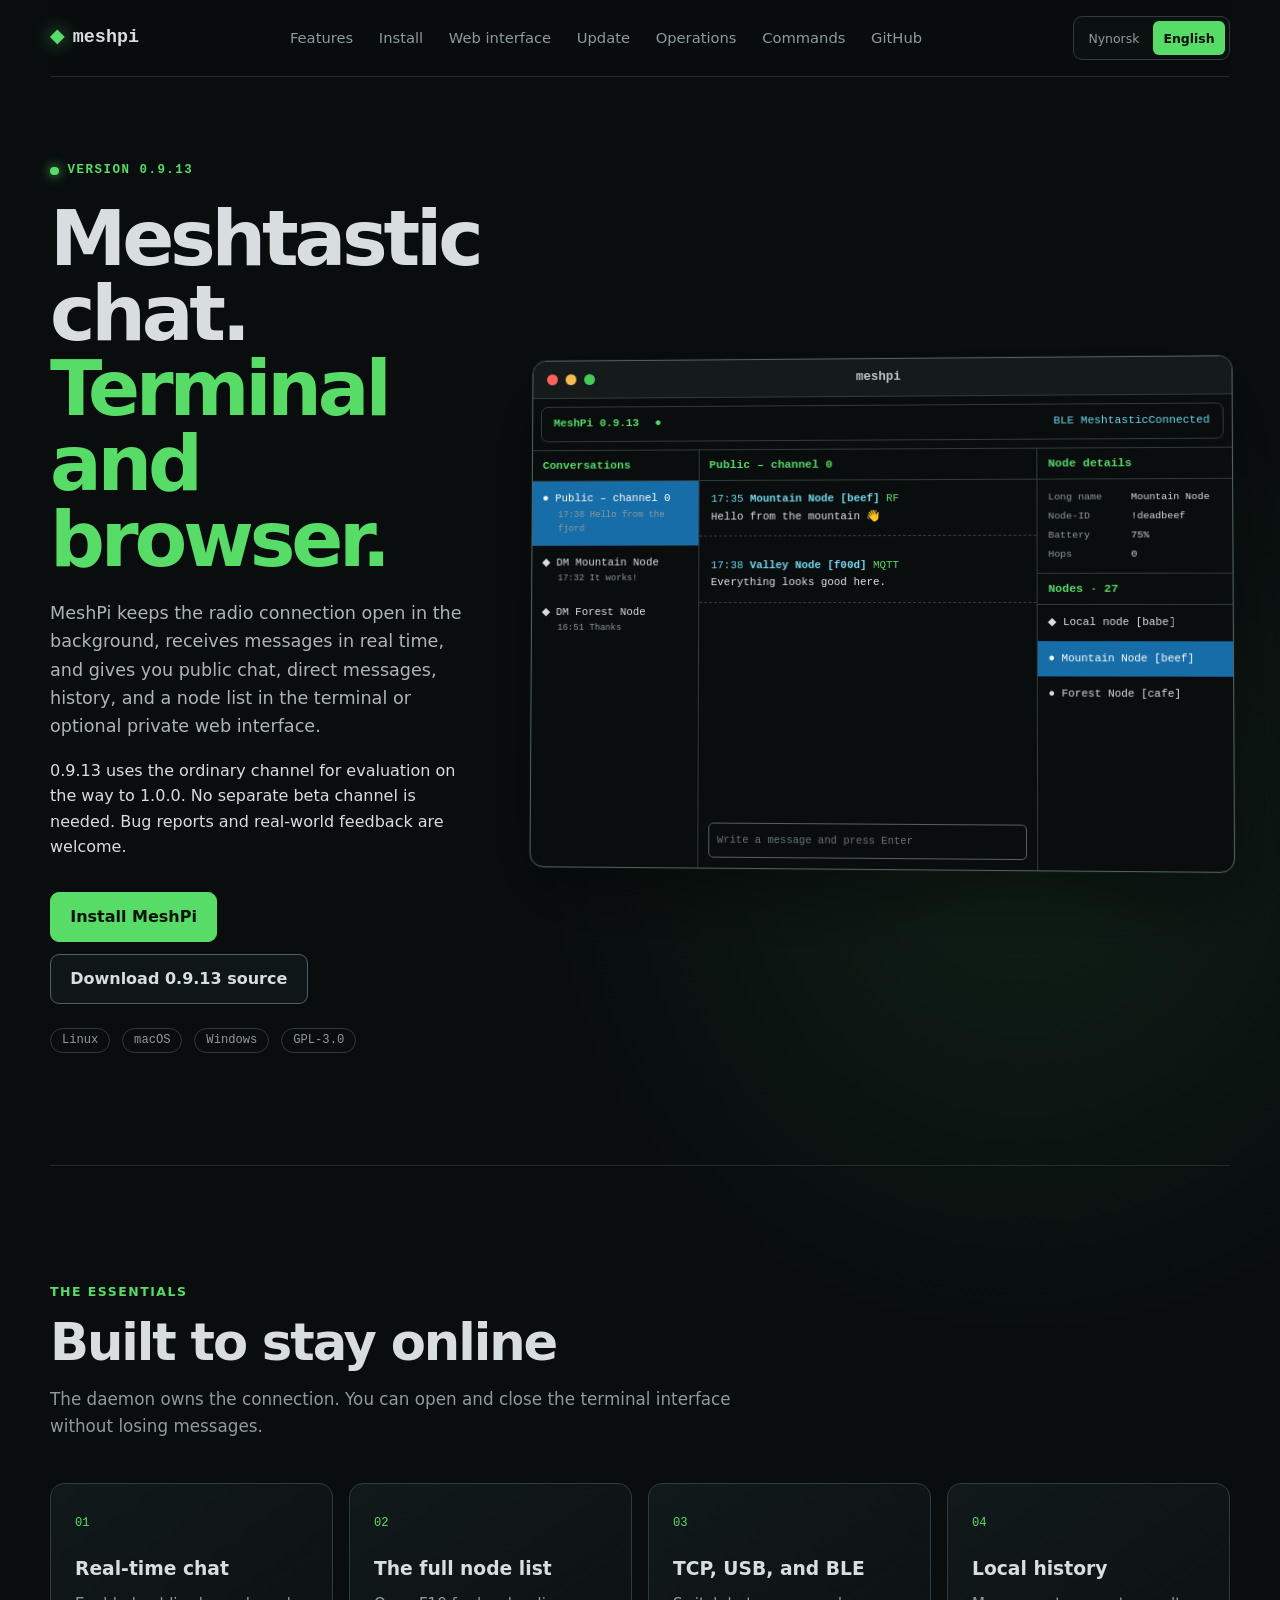
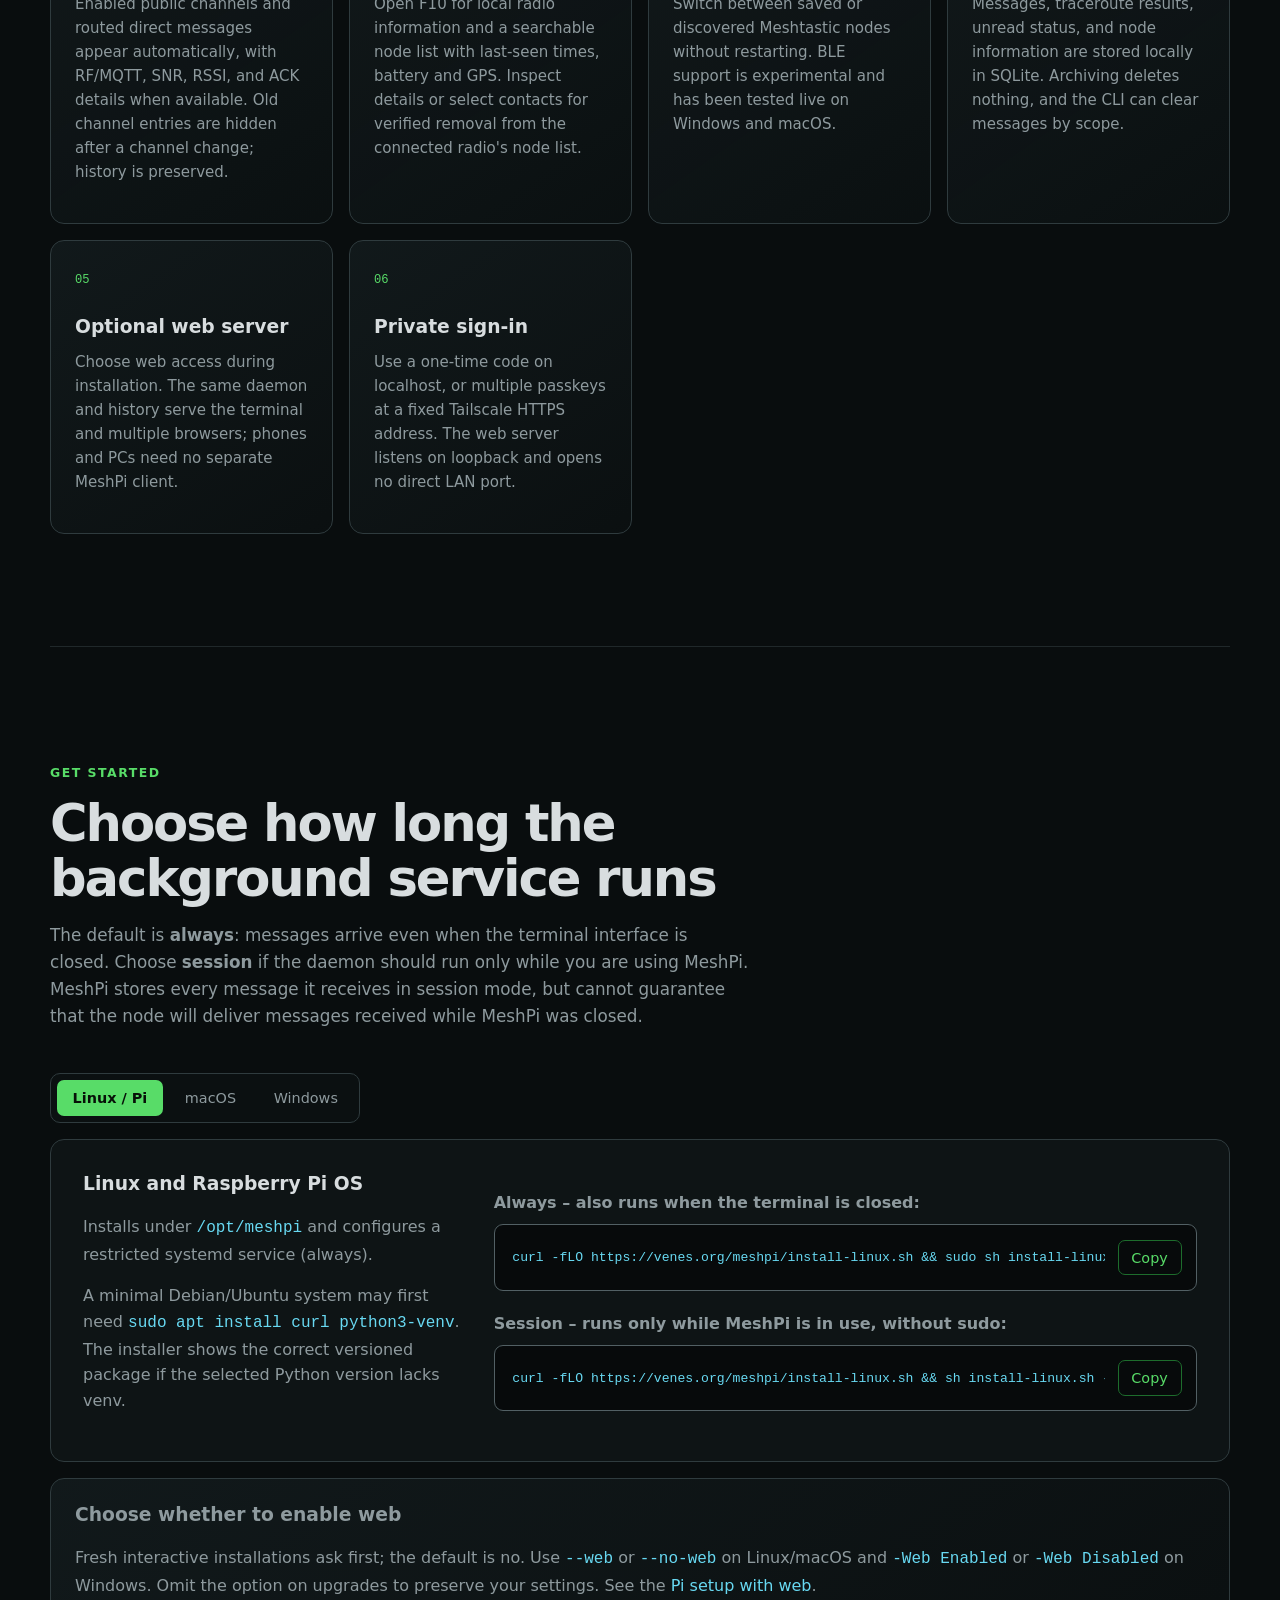
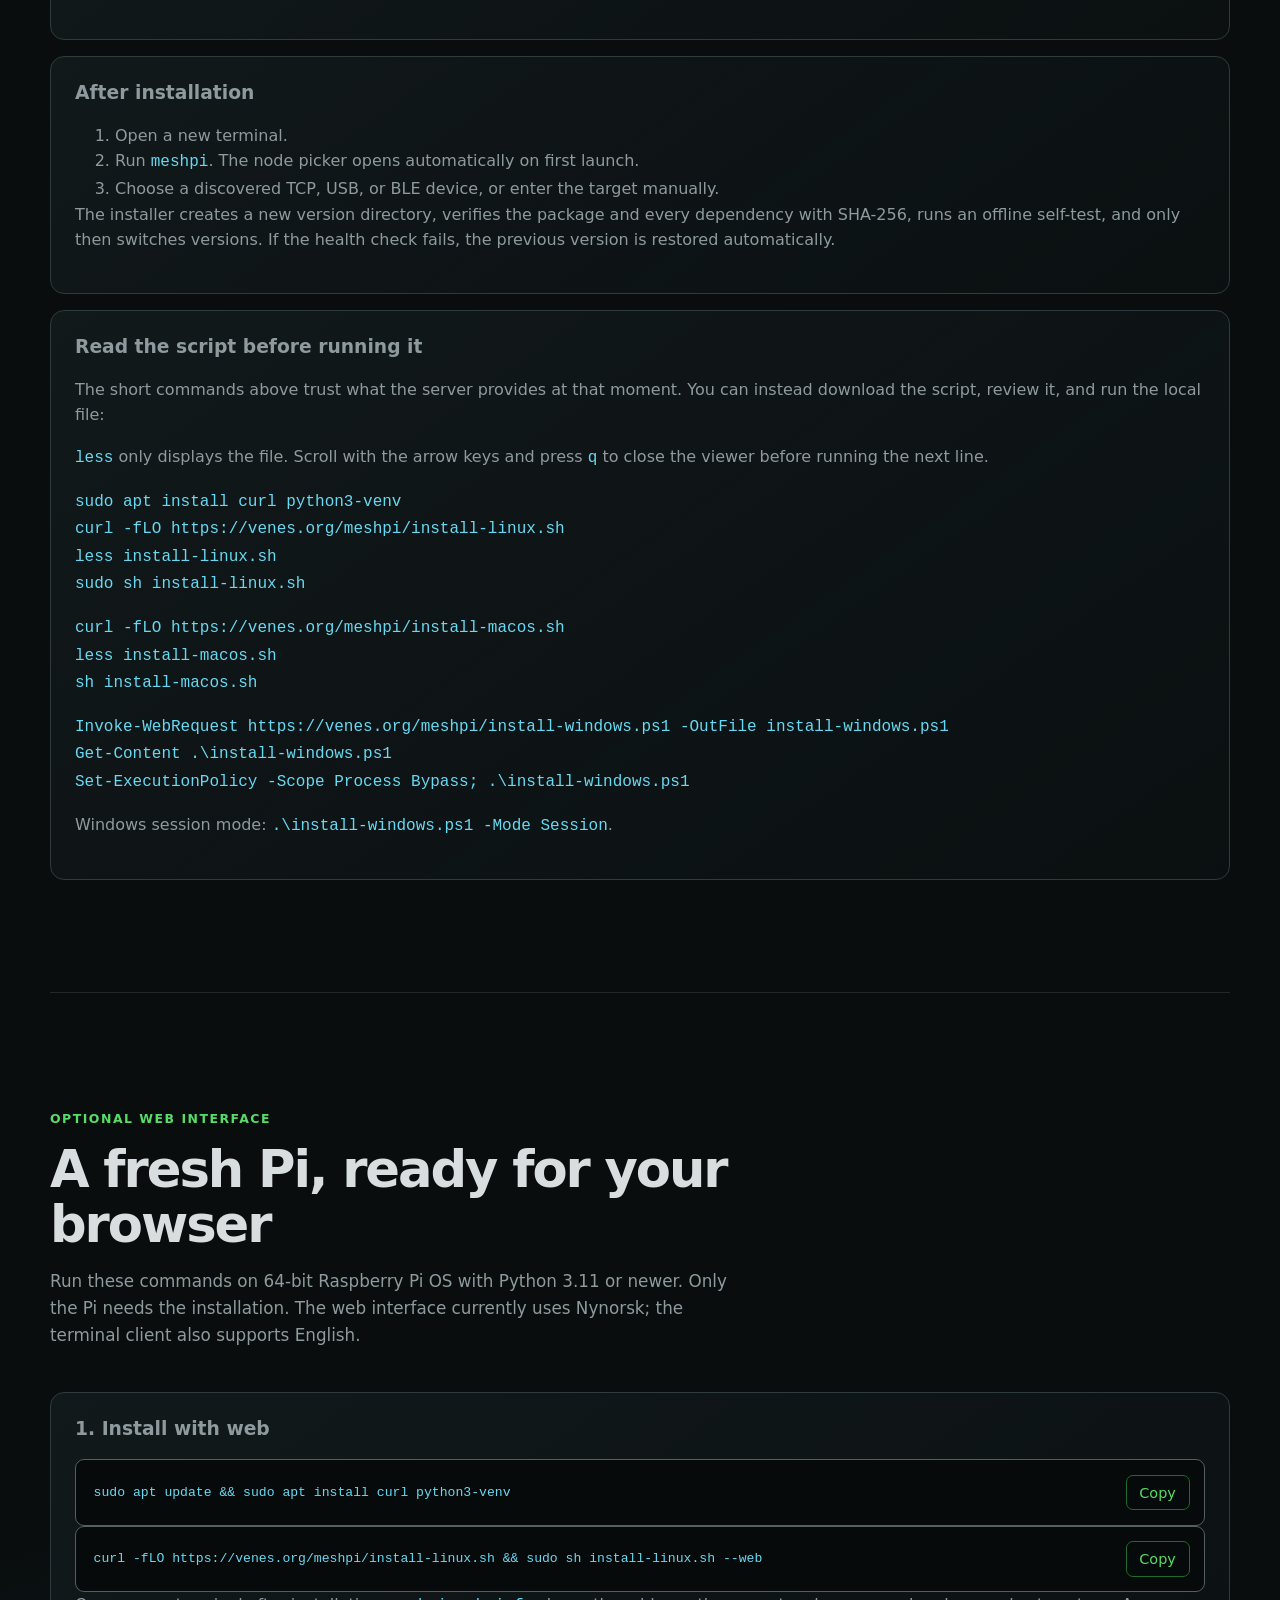
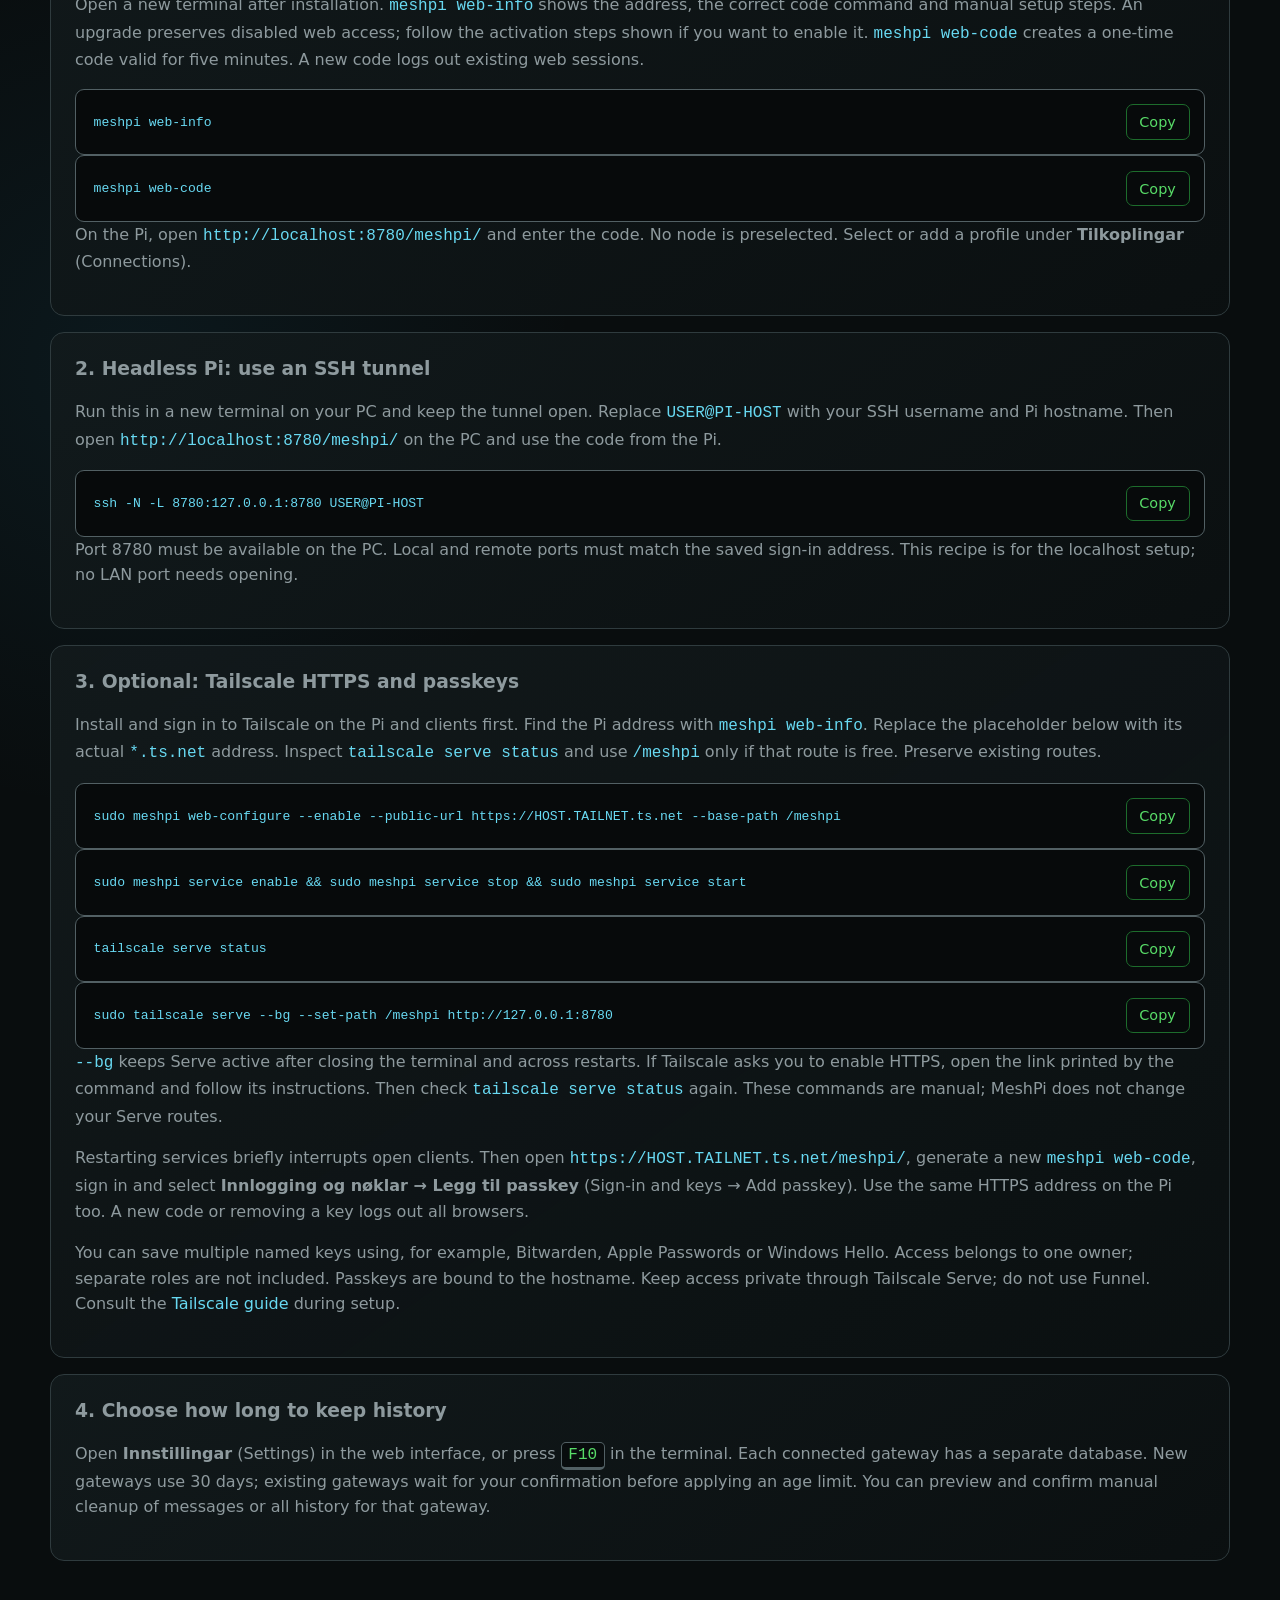
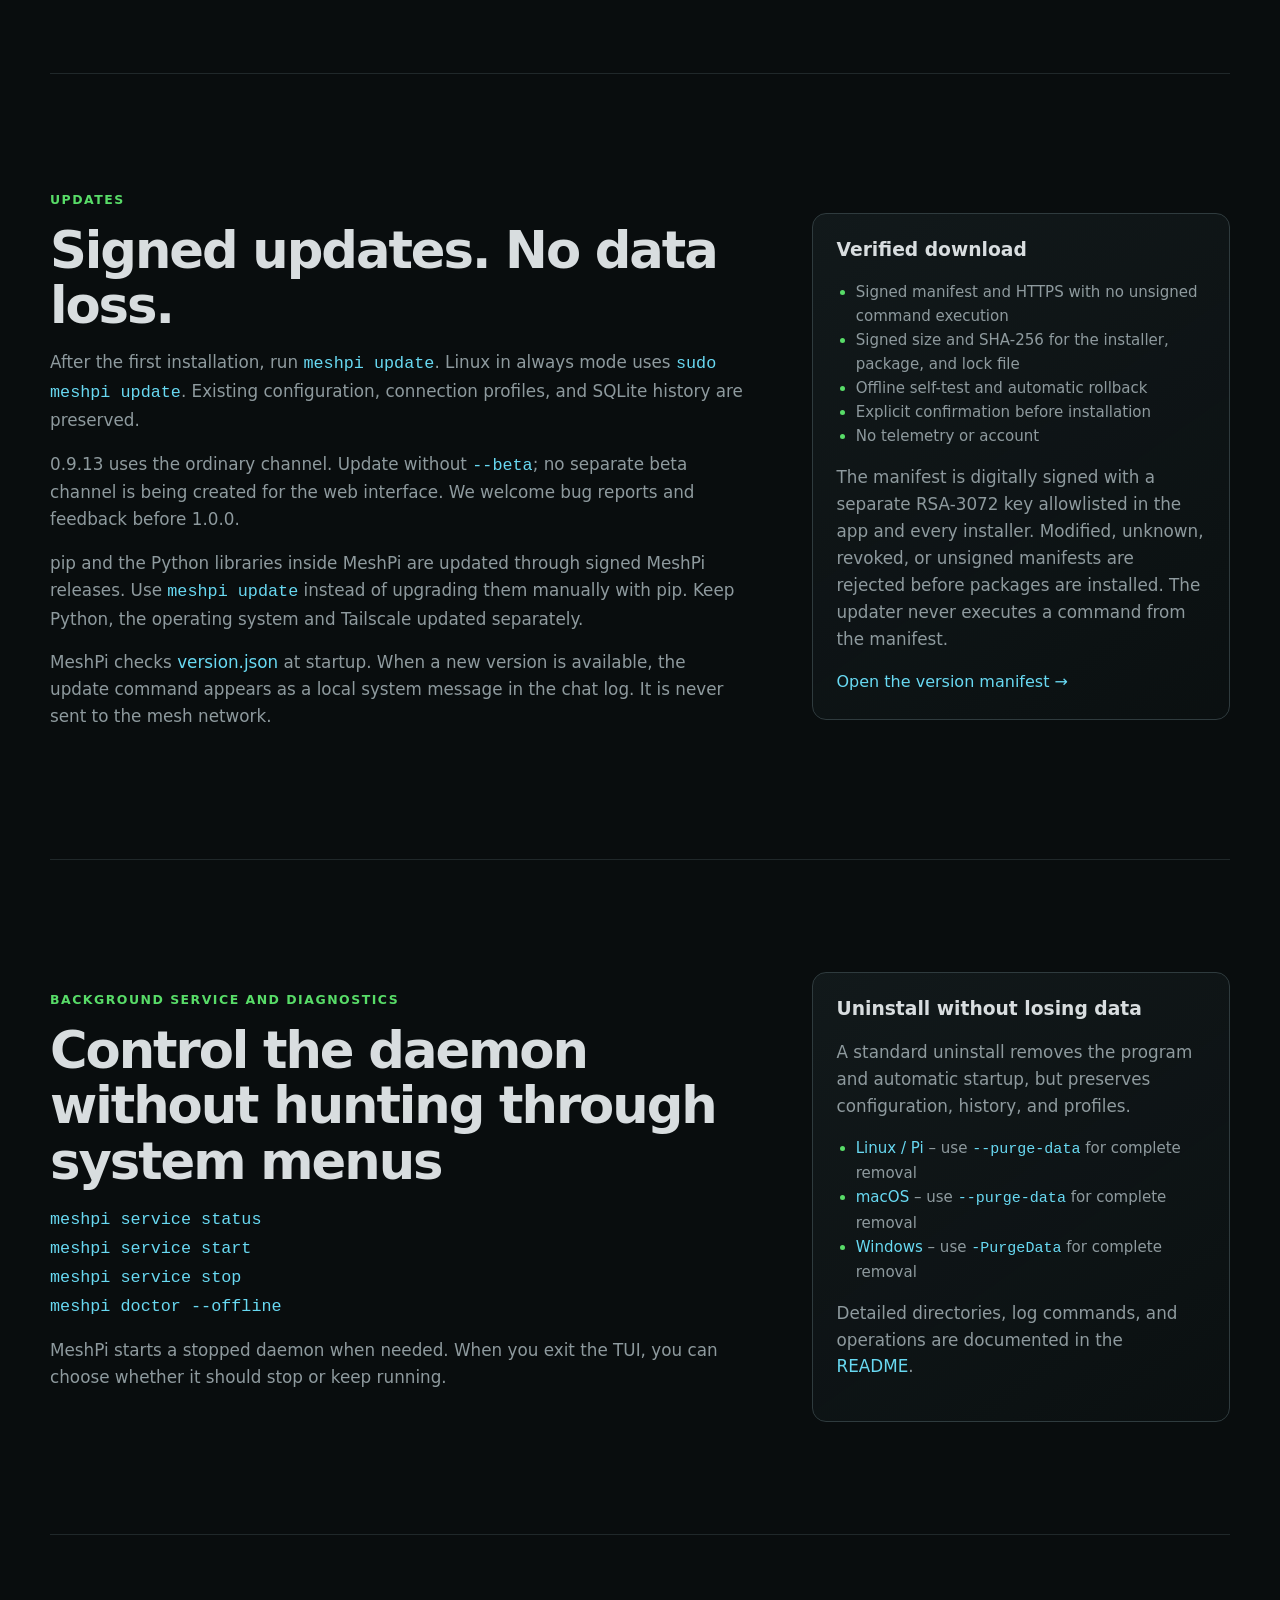
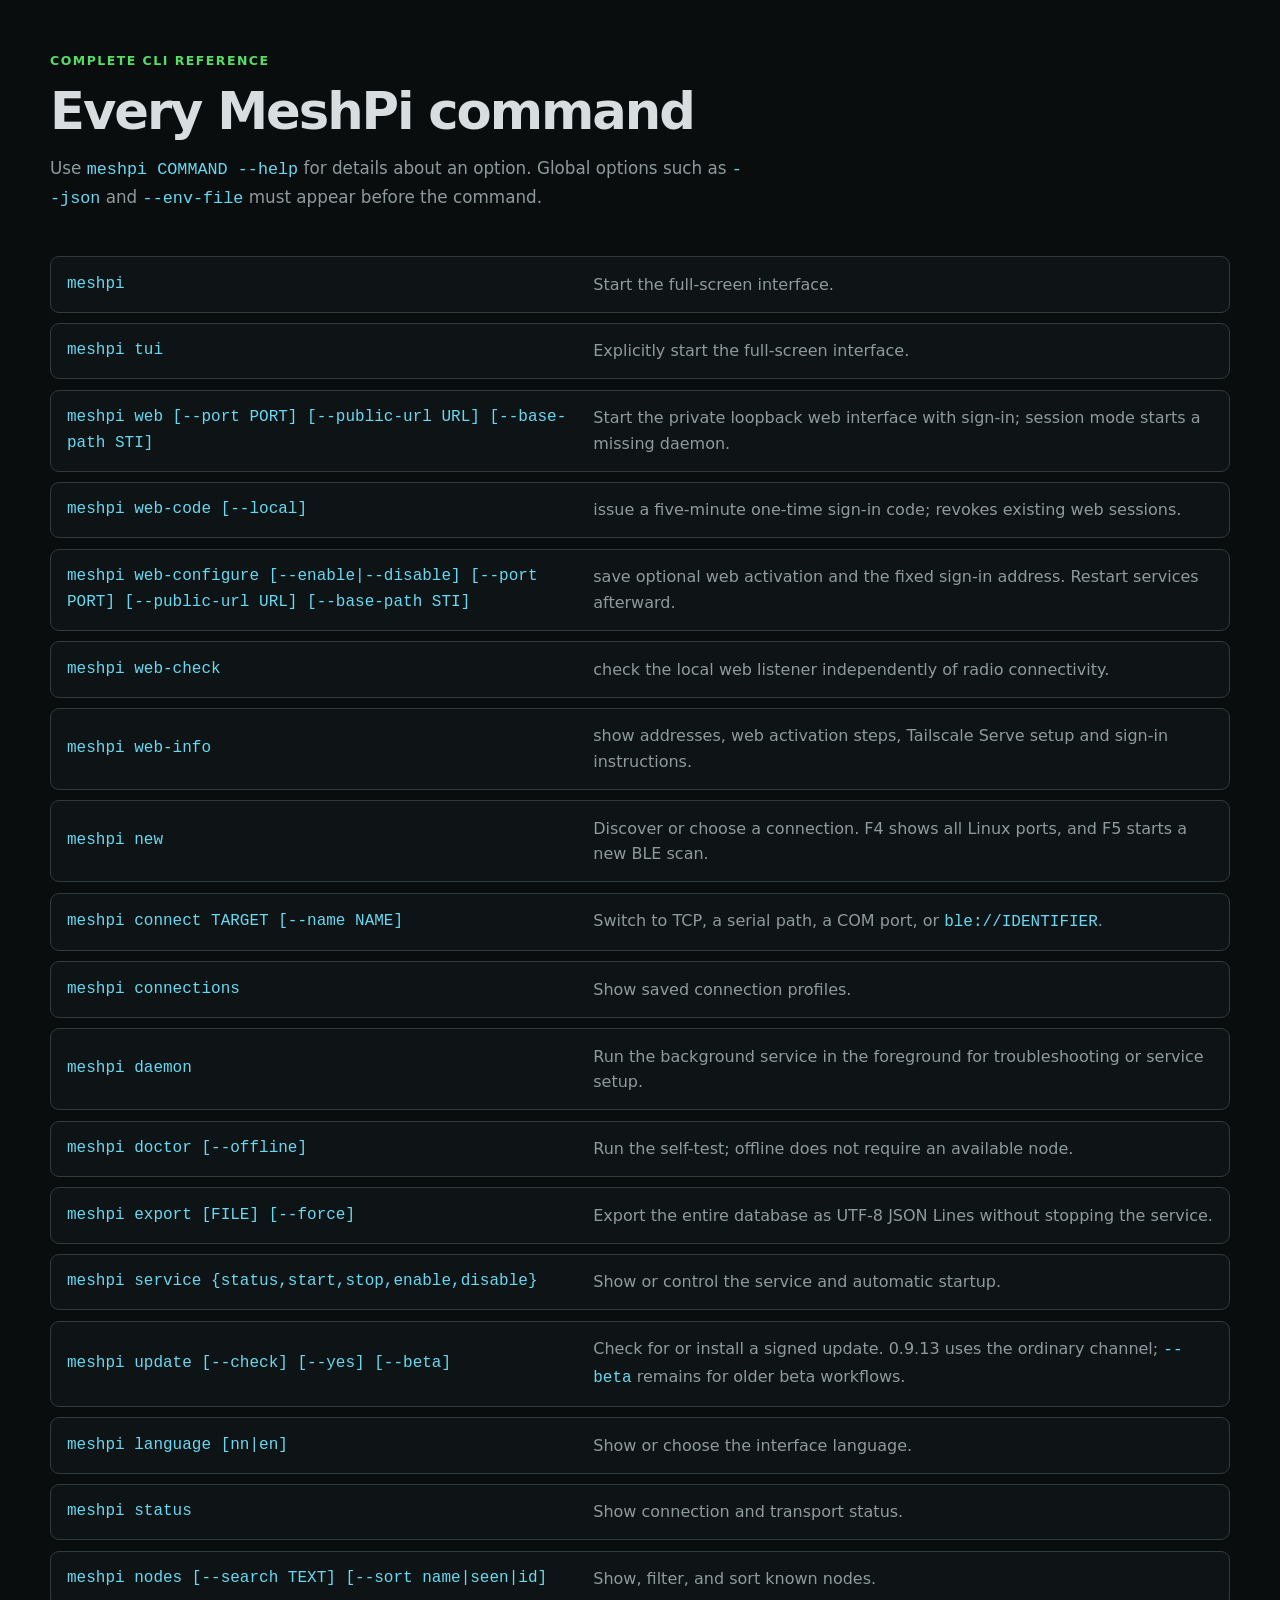
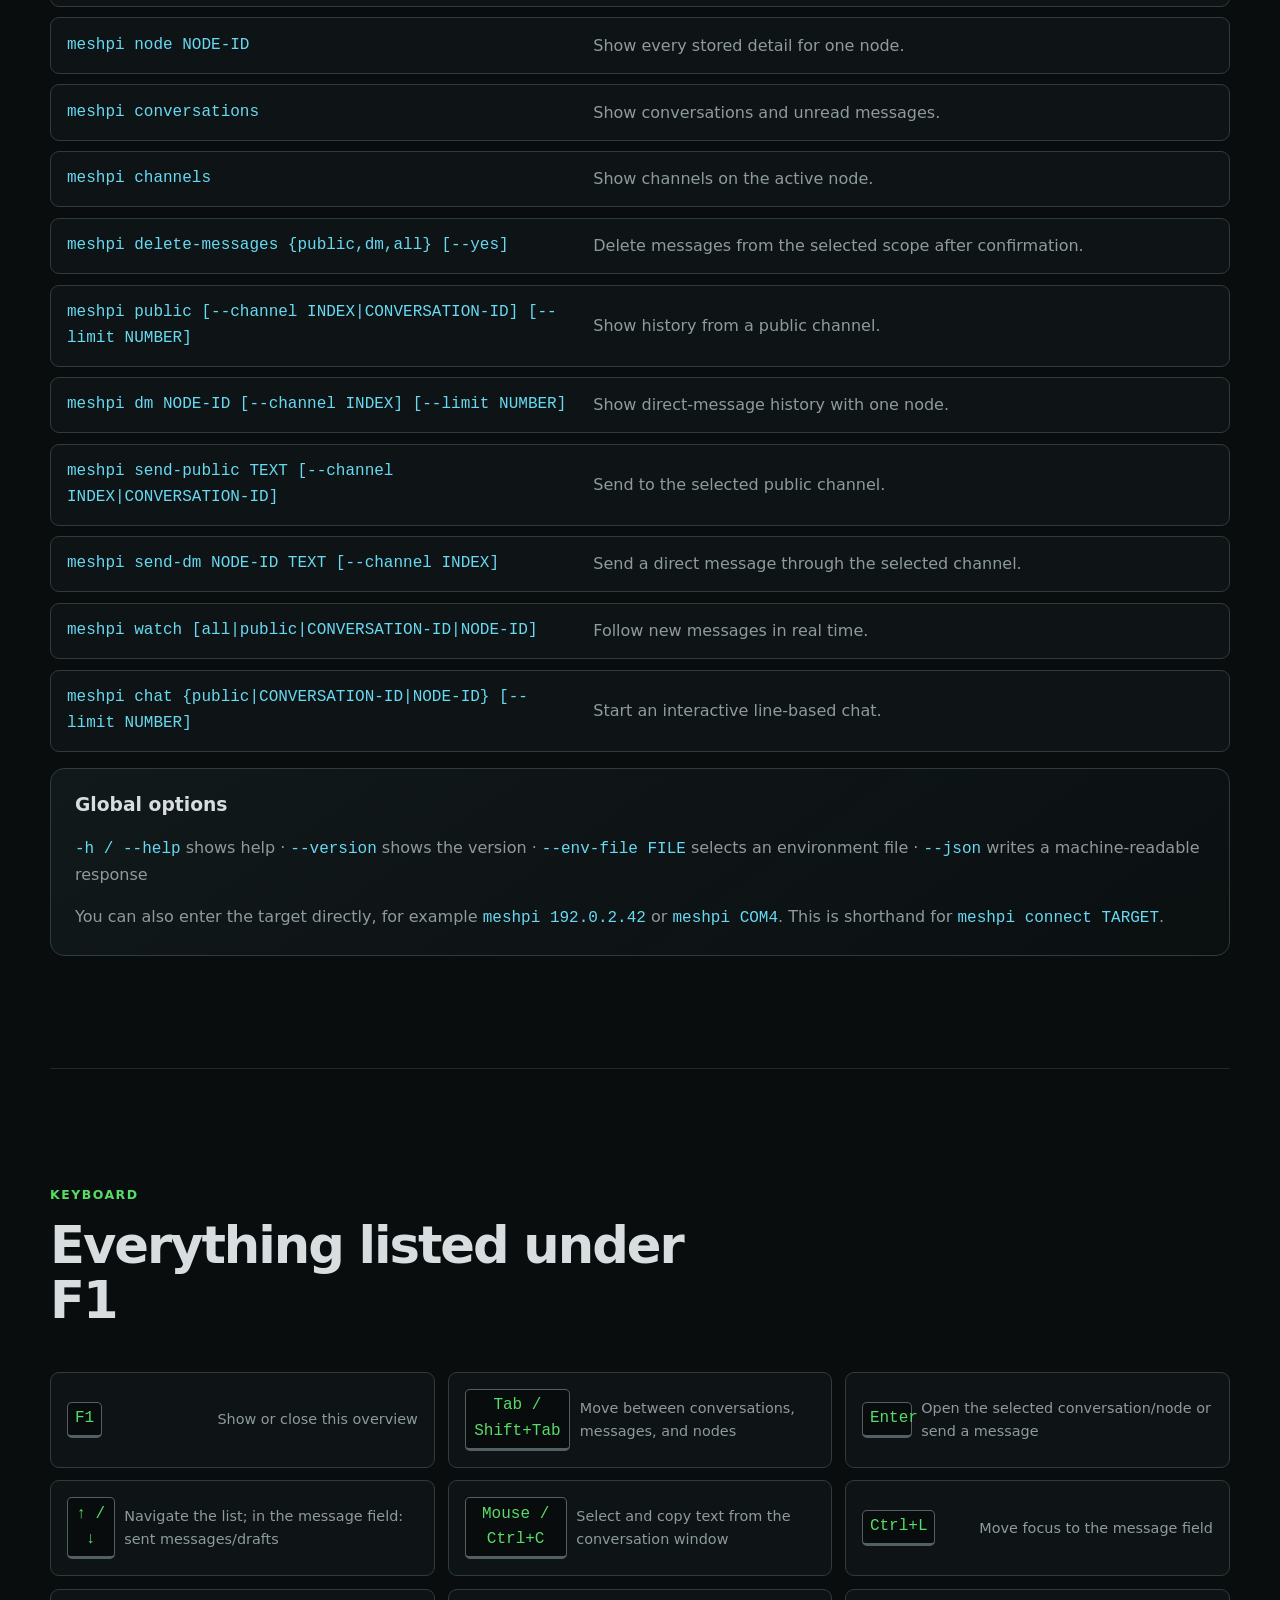
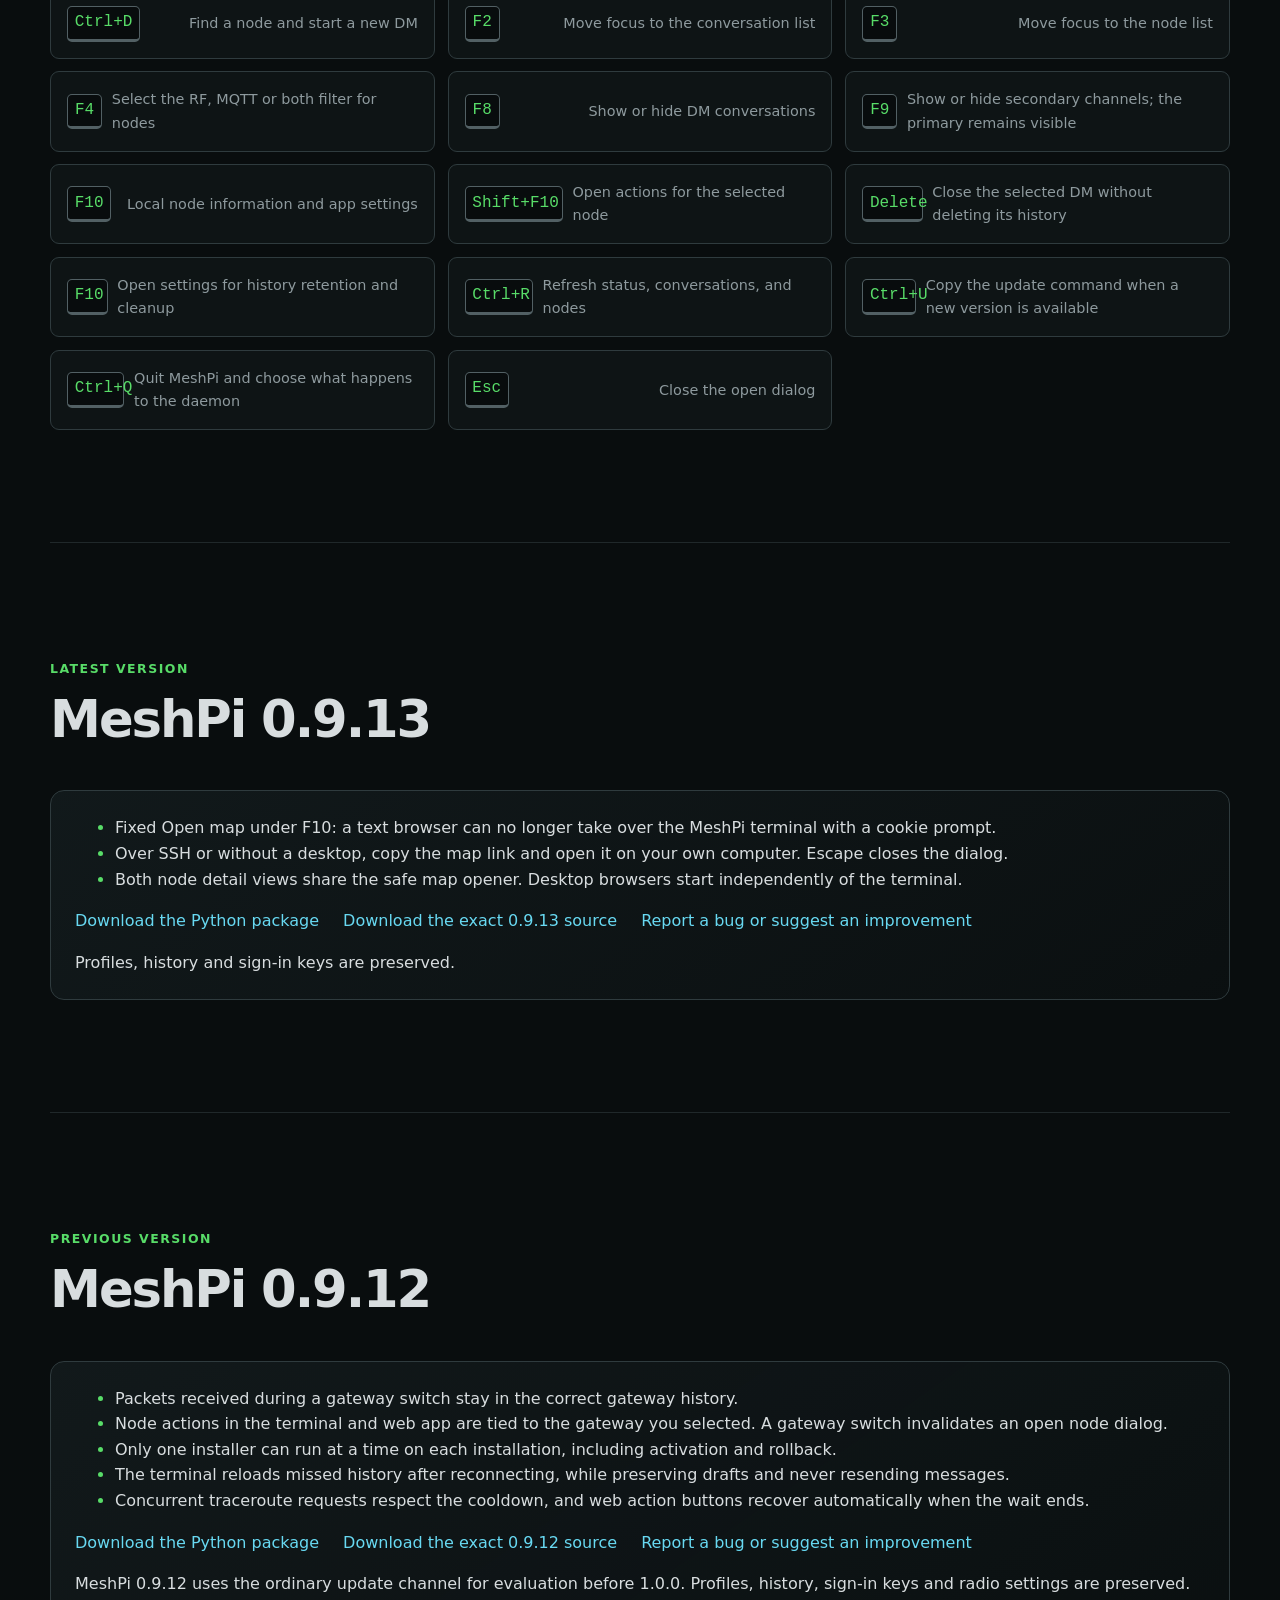
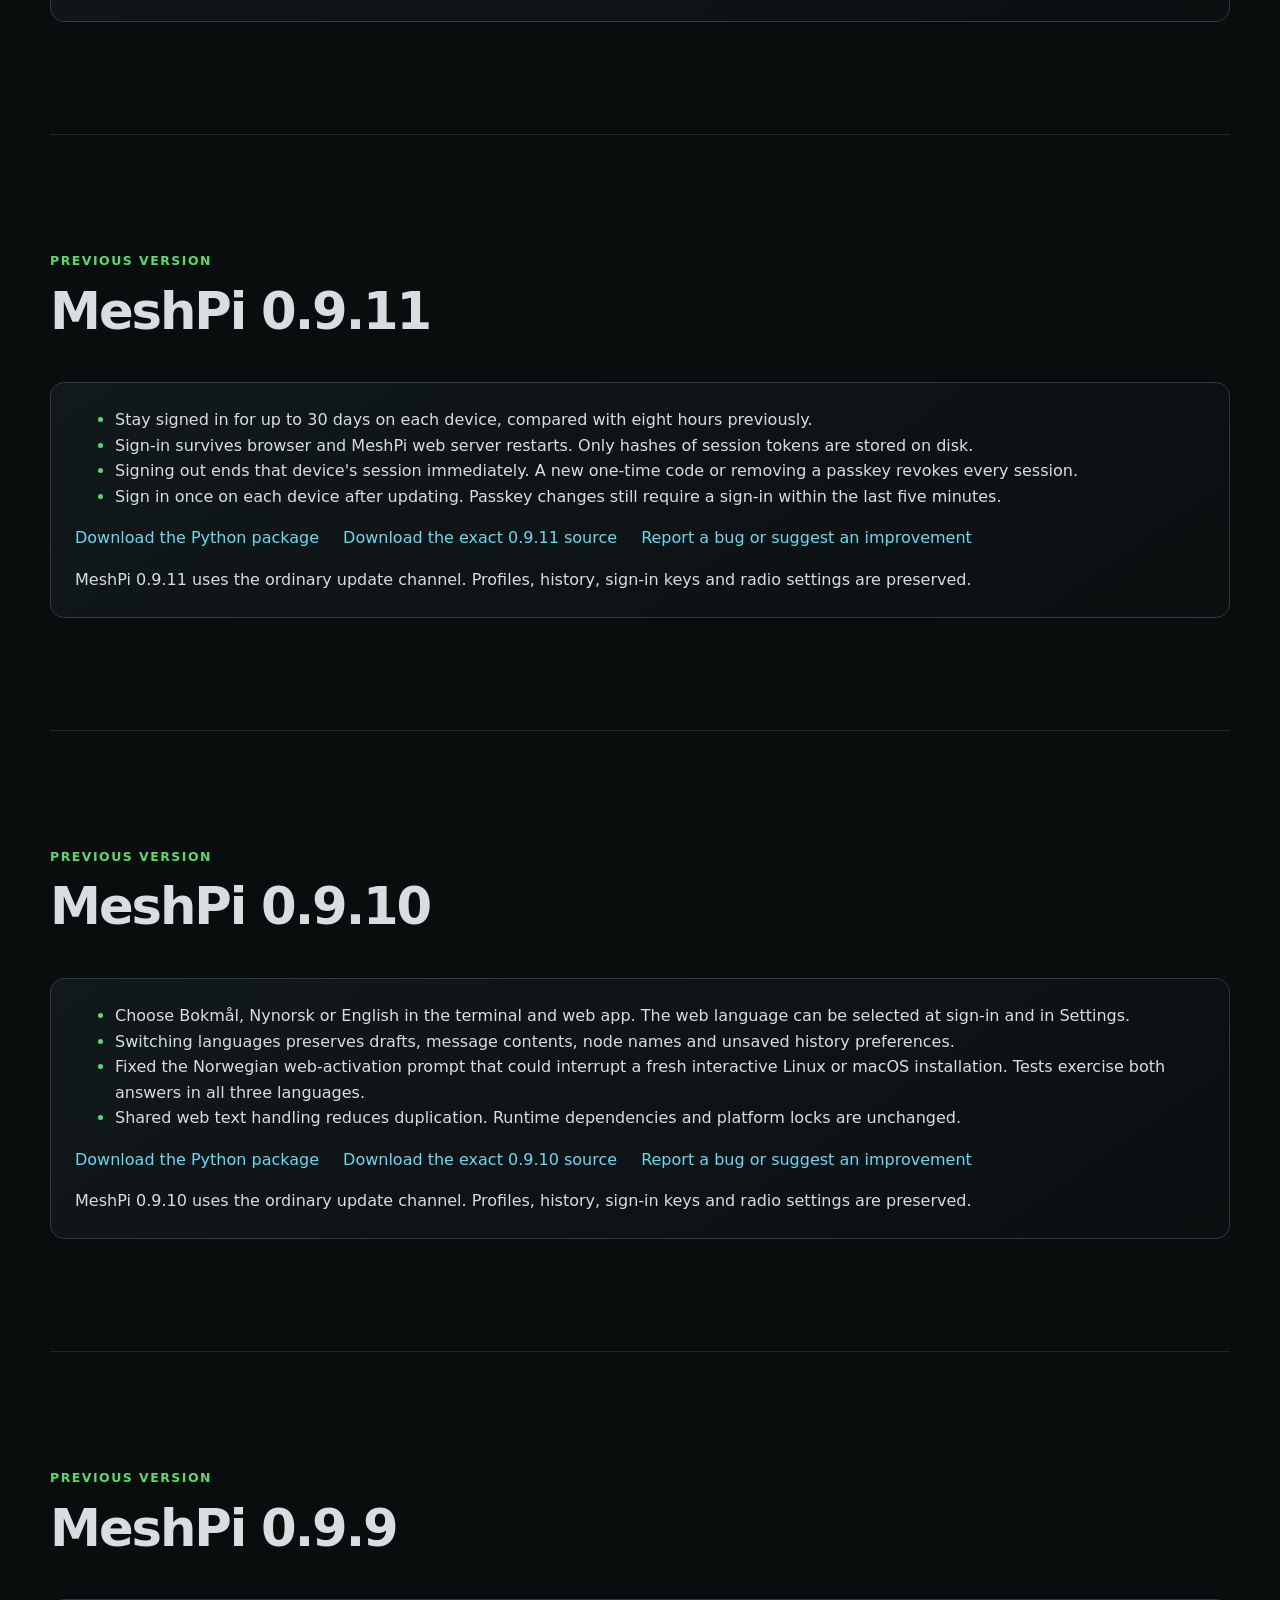
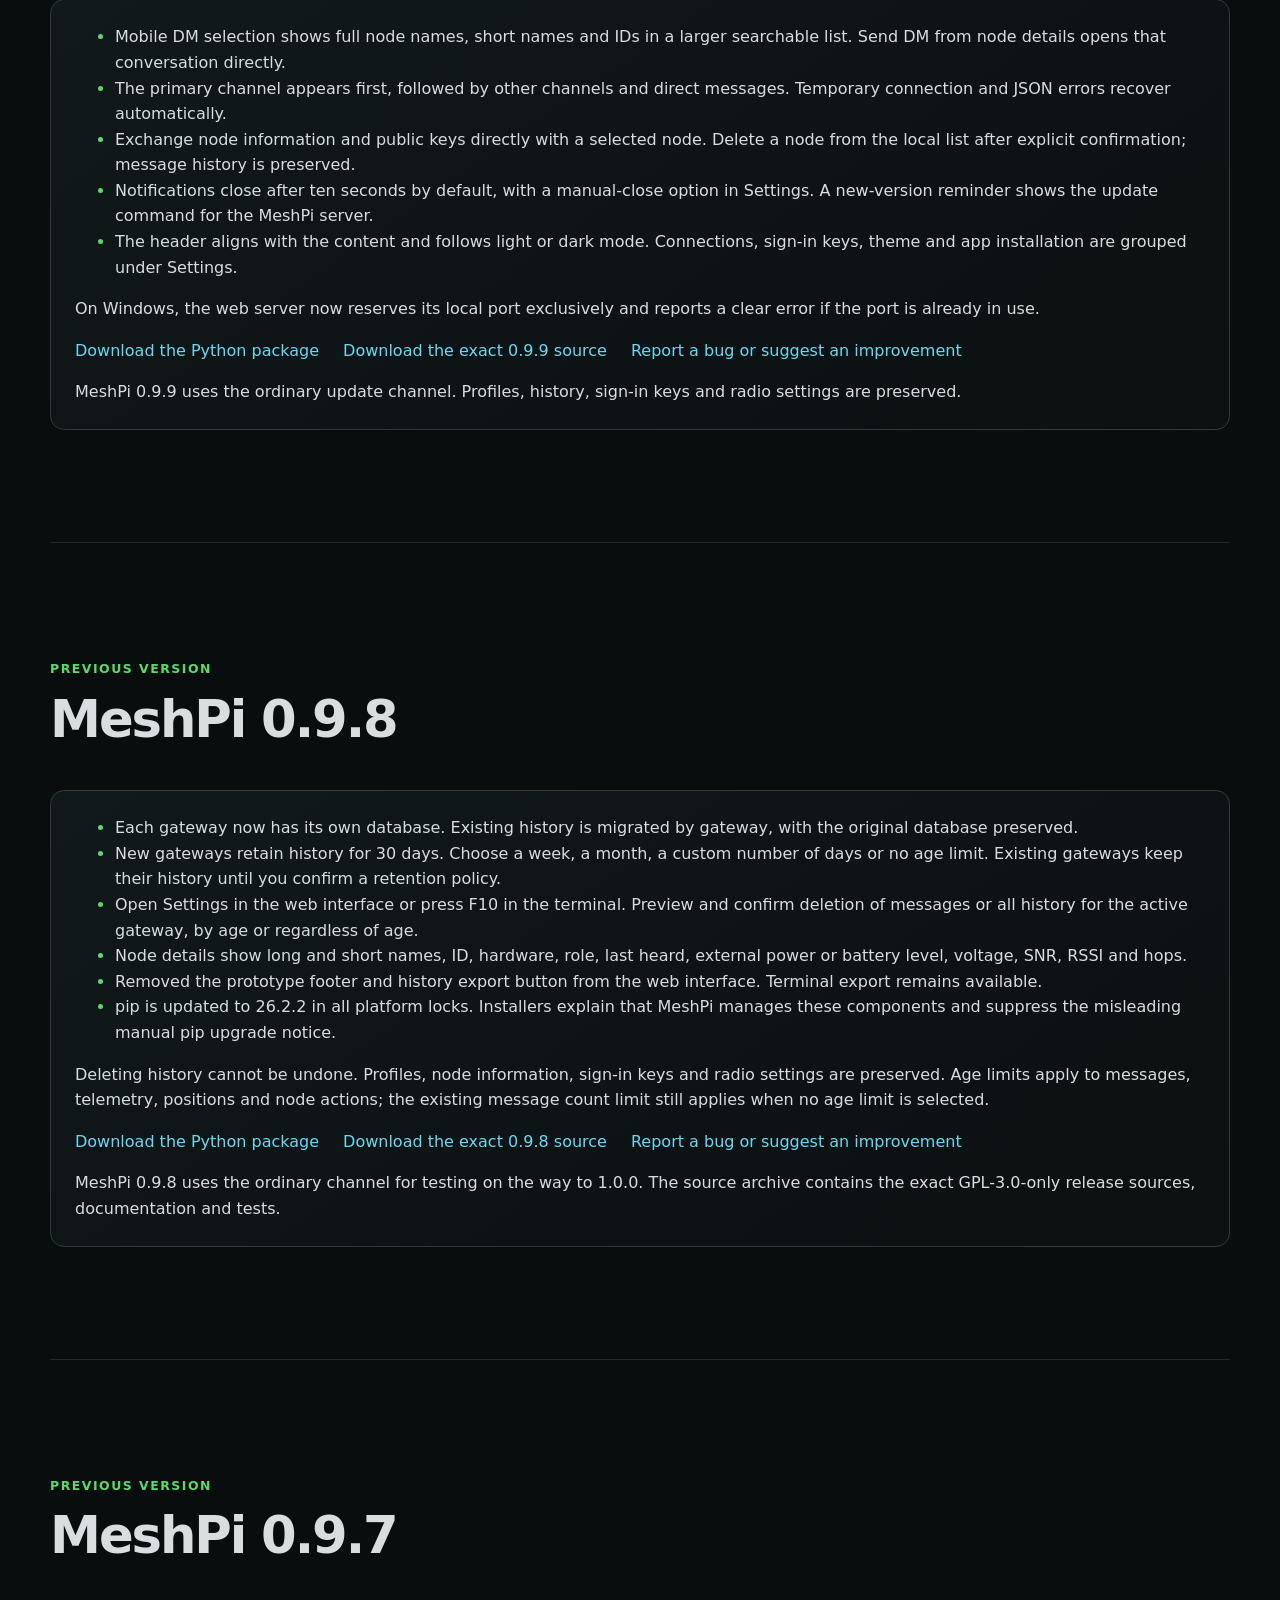
<file: website/index.html>
<!doctype html>
<html lang="nn">
<head>
  <meta charset="utf-8">
  <meta name="viewport" content="width=device-width, initial-scale=1">
  <meta name="description" content="MeshPi 0.9.13 for Linux, Raspberry Pi, macOS og Windows, med valfri privat webserver og passkeys.">
  <meta name="theme-color" content="#090d0e">
  <title data-en="MeshPi – Meshtastic in your terminal and browser">MeshPi – Meshtastic i terminal og nettlesar</title>
  <link rel="stylesheet" href="styles.css?v=0.9.13">
  <script src="script.js?v=0.9.13" defer></script>
</head>
<body data-title-nn="MeshPi – Meshtastic i terminal og nettlesar" data-title-en="MeshPi – Meshtastic in your terminal and browser" data-description-nn="MeshPi 0.9.13 for Linux, Raspberry Pi, macOS og Windows, med valfri privat webserver og passkeys." data-description-en="MeshPi 0.9.13 for Linux, Raspberry Pi, macOS and Windows, with an optional private web server and passkeys.">
  <a class="skip-link" href="#installasjon" data-en="Skip to installation">Gå til installasjon</a>

  <header class="site-header">
    <a class="brand" href="#" aria-label="MeshPi heim" data-aria-en="MeshPi home">
      <span class="brand-mark" aria-hidden="true">◆</span>
      <span>meshpi</span>
    </a>
    <nav aria-label="Hovudmeny" data-aria-en="Main menu">
      <a href="#funksjonar" data-en="Features">Funksjonar</a>
      <a href="#installasjon" data-en="Install">Installer</a>
      <a href="#web" data-en="Web interface">Webgrensesnitt</a>
      <a href="#oppdatering" data-en="Update">Oppdater</a>
      <a href="#drift" data-en="Operations">Drift</a>
      <a href="#kommandoar" data-en="Commands">Kommandoar</a>
      <a href="https://github.com/rvenes/meshpi">GitHub</a>
    </nav>
    <div class="language-switcher" role="group" aria-label="Språk" data-aria-en="Language">
      <button type="button" data-language="nn" aria-pressed="true">Nynorsk</button>
      <button type="button" data-language="en" aria-pressed="false">English</button>
    </div>
  </header>

  <main>
    <section class="hero">
      <div class="hero-copy">
        <div class="eyebrow"><span class="status-dot"></span> <span data-en="Version 0.9.13">Versjon 0.9.13</span></div>
        <h1><span class="heading-line" data-en="Meshtastic chat.">Meshtastic-chat.</span><br><span data-en="Terminal and browser.">Terminal og nettlesar.</span></h1>
        <p class="lead" data-en="MeshPi keeps the radio connection open in the background, receives messages in real time, and gives you public chat, direct messages, history, and a node list in the terminal or optional private web interface.">
          MeshPi held radiosambandet ope i bakgrunnen, tek imot meldingar i
          sanntid og gir deg public chat, DM, historikk og nodeliste i eit
          terminalgrensesnitt eller eit valfritt privat webgrensesnitt.
        </p>
        <p data-en-html="0.9.13 uses the ordinary channel for evaluation on the way to 1.0.0. No separate beta channel is needed. Bug reports and real-world feedback are welcome.">0.9.13 kjem i ordinær kanal for utprøving fram mot 1.0.0. Ingen eigen betakanal er nødvendig. Meld gjerne feil og erfaringar.</p>
        <div class="hero-actions">
          <a class="button primary" href="#installasjon" data-en="Install MeshPi">Installer MeshPi</a>
          <a class="button secondary" href="downloads/meshpi-0.9.13.tar.gz" data-en="Download 0.9.13 source">Last ned kjeldekode for 0.9.13</a>
        </div>
        <ul class="badges" aria-label="Teknisk informasjon" data-aria-en="Technical information">
          <li>Linux</li>
          <li>macOS</li>
          <li>Windows</li>
          <li>GPL-3.0</li>
        </ul>
      </div>

      <div class="terminal" role="img" aria-label="Førehandsvising av MeshPi sitt terminalgrensesnitt" data-aria-en="Preview of the MeshPi terminal interface">
        <div class="terminal-bar">
          <span></span><span></span><span></span>
          <strong>meshpi</strong>
        </div>
        <div class="terminal-status">
          <b>MeshPi 0.9.13</b><i>●</i> <span data-en="Connected">Tilkopla</span>
          <span>BLE Meshtastic</span>
        </div>
        <div class="terminal-grid">
          <div class="terminal-list">
            <h3 data-en="Conversations">Samtalar</h3>
            <div class="selected"><span data-en="● Public – channel 0">● Public – kanal 0</span><small data-en="17:38 Hello from the fjord">17:38 Hei frå fjorden</small></div>
            <div>◆ DM Mountain Node<small data-en="17:32 It works!">17:32 Det verkar!</small></div>
            <div>◆ DM Forest Node<small data-en="16:51 Thanks">16:51 Takk</small></div>
          </div>
          <div class="terminal-chat">
            <h3 data-en="Public – channel 0">Public – kanal 0</h3>
            <p><time>17:35</time> <b>Mountain Node [beef]</b> <em>RF</em><br><span data-en="Hello from the mountain 👋">Hei frå fjellet 👋</span></p>
            <p><time>17:38</time> <b>Valley Node [f00d]</b> <em>MQTT</em><br><span data-en="Everything looks good here.">Alt ser fint ut her.</span></p>
            <div class="terminal-input" data-en="Write a message and press Enter">Skriv melding og trykk Enter</div>
          </div>
          <div class="terminal-nodes">
            <h3 data-en="Node details">Nodedetaljar</h3>
            <dl>
              <dt data-en="Long name">Langt namn</dt><dd>Mountain Node</dd>
              <dt>Node-ID</dt><dd>!deadbeef</dd>
              <dt data-en="Battery">Batteri</dt><dd>75%</dd>
              <dt data-en="Hops">Hopp</dt><dd>0</dd>
            </dl>
            <h3 data-en="Nodes · 27">Nodar · 27</h3>
            <div data-en="◆ Local node [babe]">◆ Lokal node [babe]</div>
            <div class="selected">● Mountain Node [beef]</div>
            <div>● Forest Node [cafe]</div>
          </div>
        </div>
      </div>
    </section>

    <section id="funksjonar" class="section">
      <div class="section-heading">
        <span data-en="The essentials">Det viktigaste</span>
        <h2 data-en="Built to stay online">Bygd for å stå på heile tida</h2>
        <p data-en="The daemon owns the connection. You can open and close the terminal interface without losing messages.">Daemonen eig sambandet. Terminalgrensesnittet kan opnast og lukkast utan at meldingar går tapt.</p>
      </div>
      <div class="feature-grid">
        <article>
          <span class="feature-number">01</span>
          <h3 data-en="Real-time chat">Sanntidschat</h3>
          <p data-en="Enabled public channels and routed direct messages appear automatically, with RF/MQTT, SNR, RSSI, and ACK details when available. Old channel entries are hidden after a channel change; history is preserved.">Aktiverte public-kanalar og direktemeldingar med kanalrute dukkar opp automatisk, med RF/MQTT, SNR, RSSI og ACK når data finst. Gamle kanaloppføringar blir skjulte etter kanalbyte; historikken blir bevart.</p>
        </article>
        <article>
          <span class="feature-number">02</span>
          <h3 data-en="The full node list">Heile nodelista</h3>
          <p data-en="Open F10 for local radio information and a searchable node list with last-seen times, battery and GPS. Inspect details or select contacts for verified removal from the connected radio's node list.">Opne F10 for lokal radioinfo og ei søkbar nodeliste med sist sett, batteri og GPS. Sjå detaljar eller vel kontaktar for verifisert sletting frå nodelista på den tilkopla radioen.</p>
        </article>
        <article>
          <span class="feature-number">03</span>
          <h3 data-en="TCP, USB, and BLE">TCP, USB og BLE</h3>
          <p data-en="Switch between saved or discovered Meshtastic nodes without restarting. BLE support is experimental and has been tested live on Windows and macOS.">Byt mellom lagra eller oppdaga Meshtastic-nodar utan omstart. BLE-støtta er eksperimentell og er live-testa på Windows og macOS.</p>
        </article>
        <article>
          <span class="feature-number">04</span>
          <h3 data-en="Local history">Lokal historikk</h3>
          <p data-en="Messages, traceroute results, unread status, and node information are stored locally in SQLite. Archiving deletes nothing, and the CLI can clear messages by scope.">Meldingar, traceroute-resultat, ulest-status og nodeinformasjon blir lagra lokalt i SQLite. Arkivering slettar ingenting, og meldingar kan tømmast etter omfang med CLI-en.</p>
        </article>
        <article>
          <span class="feature-number">05</span>
          <h3 data-en="Optional web server">Valfri webserver</h3>
          <p data-en-html="Choose web access during installation. The same daemon and history serve the terminal and multiple browsers; phones and PCs need no separate MeshPi client.">Vel web under installasjonen. Same daemon og historikk kan brukast frå terminalen og fleire nettlesarar; mobil og PC treng ingen separat MeshPi-klient.</p>
        </article>
        <article>
          <span class="feature-number">06</span>
          <h3 data-en="Private sign-in">Privat innlogging</h3>
          <p data-en-html="Use a one-time code on localhost, or multiple passkeys at a fixed Tailscale HTTPS address. The web server listens on loopback and opens no direct LAN port.">Bruk eingongskode på localhost, eller fleire passkeys på ei fast Tailscale HTTPS-adresse. Webserveren lyttar berre lokalt og opnar ingen port direkte på LAN-et.</p>
        </article>
      </div>
    </section>

    <section id="installasjon" class="section install-section">
      <div class="section-heading">
        <span data-en="Get started">Kom i gang</span>
        <h2 data-en="Choose how long the background service runs">Vel kor lenge bakgrunnen skal køyre</h2>
        <p data-en-html="The default is &lt;strong&gt;always&lt;/strong&gt;: messages arrive even when the terminal interface is closed. Choose &lt;strong&gt;session&lt;/strong&gt; if the daemon should run only while you are using MeshPi. MeshPi stores every message it receives in session mode, but cannot guarantee that the node will deliver messages received while MeshPi was closed.">
          Standard er <strong>always</strong>: meldingar kjem inn også når
          terminalgrensesnittet er lukka. Vel <strong>session</strong> dersom
          daemonen berre skal køyre medan du bruker MeshPi. MeshPi lagrar alle
          meldingar han tek imot i session-modus, men kan ikkje garantere at
          noden leverer meldingar som kom medan MeshPi var avslutta.
        </p>
      </div>

      <div class="platform-tabs" role="tablist" aria-label="Vel operativsystem" data-aria-en="Choose operating system">
        <button role="tab" data-platform-tab="linux" aria-selected="true">Linux / Pi</button>
        <button role="tab" data-platform-tab="macos" aria-selected="false">macOS</button>
        <button role="tab" data-platform-tab="windows" aria-selected="false">Windows</button>
      </div>

      <div class="platform-panel active" data-platform-panel="linux">
        <div>
          <h3 data-en="Linux and Raspberry Pi OS">Linux og Raspberry Pi OS</h3>
          <p data-en-html="Installs under &lt;code&gt;/opt/meshpi&lt;/code&gt; and configures a restricted systemd service (always).">Installerer under <code>/opt/meshpi</code> og set opp ei avgrensa systemd-teneste (always).</p>
          <p data-en-html="A minimal Debian/Ubuntu system may first need &lt;code&gt;sudo apt install curl python3-venv&lt;/code&gt;. The installer shows the correct versioned package if the selected Python version lacks venv.">Minimal Debian/Ubuntu kan først trenge <code>sudo apt install curl python3-venv</code>. Installatøren viser rett versjonspakke dersom den valde Python-versjonen manglar venv.</p>
        </div>
        <div class="install-options">
          <div class="install-option">
            <p><strong data-en="Always – also runs when the terminal is closed:">Always – køyrer òg når terminalen er lukka:</strong></p>
            <div class="command-box">
              <code id="install-linux-command">curl -fLO https://venes.org/meshpi/install-linux.sh &amp;&amp; sudo sh install-linux.sh</code>
              <button data-copy-target="install-linux-command" data-en="Copy">Kopier</button>
            </div>
          </div>
          <div class="install-option">
            <p><strong data-en="Session – runs only while MeshPi is in use, without sudo:">Session – køyrer berre medan MeshPi er i bruk, utan sudo:</strong></p>
            <div class="command-box">
              <code id="install-linux-session-command">curl -fLO https://venes.org/meshpi/install-linux.sh &amp;&amp; sh install-linux.sh --mode=session</code>
              <button data-copy-target="install-linux-session-command" data-en="Copy">Kopier</button>
            </div>
          </div>
        </div>
      </div>

      <div class="platform-panel" data-platform-panel="macos" hidden>
        <div>
          <h3>macOS</h3>
          <p data-en="Installs for the current user and keeps the daemon running with launchd (always).">Installerer for gjeldande brukar og held daemonen i gang med launchd (always).</p>
        </div>
        <div class="install-options">
          <div class="install-option">
            <p><strong data-en="Always – also runs when the terminal is closed:">Always – køyrer òg når terminalen er lukka:</strong></p>
            <div class="command-box">
              <code id="install-macos-command">curl -fLO https://venes.org/meshpi/install-macos.sh &amp;&amp; sh install-macos.sh</code>
              <button data-copy-target="install-macos-command" data-en="Copy">Kopier</button>
            </div>
          </div>
          <div class="install-option">
            <p><strong data-en="Session – runs only while MeshPi is in use:">Session – køyrer berre medan MeshPi er i bruk:</strong></p>
            <div class="command-box">
              <code id="install-macos-session-command">curl -fLO https://venes.org/meshpi/install-macos.sh &amp;&amp; sh install-macos.sh --mode=session</code>
              <button data-copy-target="install-macos-session-command" data-en="Copy">Kopier</button>
            </div>
          </div>
        </div>
      </div>

      <div class="platform-panel" data-platform-panel="windows" hidden>
        <div>
          <h3>Windows PowerShell</h3>
          <p data-en="Installs per user and uses a process supervisor that starts the daemon at sign-in and after crashes.">Installerer per brukar og bruker ein prosessvakt som startar daemonen ved innlogging og etter krasj.</p>
        </div>
        <div class="install-options">
          <div class="install-option">
            <p><strong data-en="Always – starts at sign-in and runs in the background:">Always – startar ved innlogging og køyrer i bakgrunnen:</strong></p>
            <div class="command-box">
              <code id="install-windows-command">Invoke-WebRequest https://venes.org/meshpi/install-windows.ps1 -OutFile install-windows.ps1; .\install-windows.ps1</code>
              <button data-copy-target="install-windows-command" data-en="Copy">Kopier</button>
            </div>
          </div>
          <div class="install-option">
            <p><strong data-en="Session – runs only while MeshPi is in use:">Session – køyrer berre medan MeshPi er i bruk:</strong></p>
            <div class="command-box">
              <code id="install-windows-session-command">Invoke-WebRequest https://venes.org/meshpi/install-windows.ps1 -OutFile install-windows.ps1; .\install-windows.ps1 -Mode Session</code>
              <button data-copy-target="install-windows-session-command" data-en="Copy">Kopier</button>
            </div>
          </div>
        </div>
      </div>

      <div class="after-install">
        <h3 data-en="Choose whether to enable web">Vel om web skal vere med</h3>
        <p data-en-html="Fresh interactive installations ask first; the default is no. Use &lt;code&gt;--web&lt;/code&gt; or &lt;code&gt;--no-web&lt;/code&gt; on Linux/macOS and &lt;code&gt;-Web Enabled&lt;/code&gt; or &lt;code&gt;-Web Disabled&lt;/code&gt; on Windows. Omit the option on upgrades to preserve your settings. See the &lt;a href=&quot;#web&quot;&gt;Pi setup with web&lt;/a&gt;.">Fersk interaktiv installasjon spør først; standard er nei. Bruk <code>--web</code> eller <code>--no-web</code> på Linux/macOS, og <code>-Web Enabled</code> eller <code>-Web Disabled</code> på Windows. Utelat valet ved oppdatering for å bevare oppsettet. Sjå <a href="#web">Pi-oppskrifta med web</a>.</p>
      </div>

      <div class="after-install">
        <h3 data-en="After installation">Etter installasjon</h3>
        <ol>
          <li data-en="Open a new terminal.">Opne ein ny terminal.</li>
          <li data-en-html="Run &lt;code&gt;meshpi&lt;/code&gt;. The node picker opens automatically on first launch.">Køyr <code>meshpi</code>. Ved første oppstart opnar nodeveljaren automatisk.</li>
          <li data-en="Choose a discovered TCP, USB, or BLE device, or enter the target manually.">Vel ei oppdaga TCP-, USB- eller BLE-eining, eller skriv målet manuelt.</li>
        </ol>
        <p data-en="The installer creates a new version directory, verifies the package and every dependency with SHA-256, runs an offline self-test, and only then switches versions. If the health check fails, the previous version is restored automatically.">
          Installeren lagar ei ny versjonsmappe, kontrollerer pakken og alle
          avhengigheiter med SHA-256, køyrer ein offline sjølvtest og byter
          først deretter. Ved mislykka helsesjekk blir førre versjon sett
          tilbake automatisk.
        </p>
      </div>

      <div class="after-install">
        <h3 data-en="Read the script before running it">Les skriptet før du køyrer det</h3>
        <p data-en="The short commands above trust what the server provides at that moment. You can instead download the script, review it, and run the local file:">
          Dei korte kommandoane over stoler på det serveren leverer akkurat
          då. Du kan i staden laste ned skriptet, lese det og køyre den lokale
          fila:
        </p>
        <p data-en-html="&lt;code&gt;less&lt;/code&gt; only displays the file. Scroll with the arrow keys and press &lt;code&gt;q&lt;/code&gt; to close the viewer before running the next line."><code>less</code> viser berre fila. Bla med piltastane og trykk <code>q</code> for å lukke visaren før du køyrer neste linje.</p>
        <p><code>sudo apt install curl python3-venv</code><br>
          <code>curl -fLO https://venes.org/meshpi/install-linux.sh</code><br>
          <code>less install-linux.sh</code><br>
          <code>sudo sh install-linux.sh</code></p>
        <p><code>curl -fLO https://venes.org/meshpi/install-macos.sh</code><br>
          <code>less install-macos.sh</code><br>
          <code>sh install-macos.sh</code></p>
        <p><code>Invoke-WebRequest https://venes.org/meshpi/install-windows.ps1 -OutFile install-windows.ps1</code><br>
          <code>Get-Content .\install-windows.ps1</code><br>
          <code>Set-ExecutionPolicy -Scope Process Bypass; .\install-windows.ps1</code></p>
        <p data-en-html="Windows session mode: &lt;code&gt;.\install-windows.ps1 -Mode Session&lt;/code&gt;.">Windows session-modus: <code>.\install-windows.ps1 -Mode Session</code>.</p>
      </div>
    </section>

    <section id="web" class="section">
      <div class="section-heading">
        <span data-en="Optional web interface">Valfritt webgrensesnitt</span>
        <h2 data-en="A fresh Pi, ready for your browser">Ein fersk Pi, klar for nettlesaren</h2>
        <p data-en-html="Run these commands on 64-bit Raspberry Pi OS with Python 3.11 or newer. Only the Pi needs the installation. The web interface currently uses Nynorsk; the terminal client also supports English.">Køyr kommandoane på 64-bits Raspberry Pi OS med Python 3.11 eller nyare. Berre Pi-en treng installasjonen. Webgrensesnittet er på nynorsk; terminalklienten støttar òg engelsk.</p>
      </div>
      <div class="after-install">
        <h3 data-en="1. Install with web">1. Installer med web</h3>
        <div class="command-box"><code id="pi-packages-command">sudo apt update &amp;&amp; sudo apt install curl python3-venv</code><button data-copy-target="pi-packages-command" data-en="Copy">Kopier</button></div>
        <div class="command-box"><code id="pi-web-install-command">curl -fLO https://venes.org/meshpi/install-linux.sh &amp;&amp; sudo sh install-linux.sh --web</code><button data-copy-target="pi-web-install-command" data-en="Copy">Kopier</button></div>
        <p data-en-html="Open a new terminal after installation. &lt;code&gt;meshpi web-info&lt;/code&gt; shows the address, the correct code command and manual setup steps. An upgrade preserves disabled web access; follow the activation steps shown if you want to enable it. &lt;code&gt;meshpi web-code&lt;/code&gt; creates a one-time code valid for five minutes. A new code logs out existing web sessions.">Opne ein ny terminal etter installasjonen. <code>meshpi web-info</code> viser adressa, rett kodekommando og manuelle oppsettssteg. Oppdatering bevarer avslått web; følg aktiveringsstega som blir viste dersom du vil slå det på. <code>meshpi web-code</code> lagar ein eingongskode som varer i fem minutt. Ein ny kode loggar ut eksisterande websesjonar.</p>
        <div class="command-box"><code id="web-info-command">meshpi web-info</code><button data-copy-target="web-info-command" data-en="Copy">Kopier</button></div>
        <div class="command-box"><code id="web-code-command">meshpi web-code</code><button data-copy-target="web-code-command" data-en="Copy">Kopier</button></div>
        <p data-en-html="On the Pi, open &lt;code&gt;http://localhost:8780/meshpi/&lt;/code&gt; and enter the code. No node is preselected. Select or add a profile under &lt;strong&gt;Tilkoplingar&lt;/strong&gt; (Connections).">På Pi-en opnar du <code>http://localhost:8780/meshpi/</code> og skriv inn koden. Ingen node er førehandsvald. Vel eller legg til ein profil under <strong>Tilkoplingar</strong>.</p>
      </div>
      <div class="after-install">
        <h3 data-en="2. Headless Pi: use an SSH tunnel">2. Pi utan skjerm: bruk ein SSH-tunnel</h3>
        <p data-en-html="Run this in a new terminal on your PC and keep the tunnel open. Replace &lt;code&gt;USER@PI-HOST&lt;/code&gt; with your SSH username and Pi hostname. Then open &lt;code&gt;http://localhost:8780/meshpi/&lt;/code&gt; on the PC and use the code from the Pi.">Køyr dette i ein ny terminal på PC-en og lat tunnelen stå open. Byt <code>USER@PI-HOST</code> med din SSH-brukar og Pi-vert. Opne deretter <code>http://localhost:8780/meshpi/</code> på PC-en og bruk koden frå Pi-en.</p>
        <div class="command-box"><code id="pi-web-tunnel-command">ssh -N -L 8780:127.0.0.1:8780 USER@PI-HOST</code><button data-copy-target="pi-web-tunnel-command" data-en="Copy">Kopier</button></div>
        <p data-en-html="Port 8780 must be available on the PC. Local and remote ports must match the saved sign-in address. This recipe is for the localhost setup; no LAN port needs opening.">Port 8780 må vere ledig på PC-en. Lokal og fjern port skal samsvare med den lagra innloggingsadressa. Oppskrifta gjeld localhost-oppsett; du treng ikkje opne ein LAN-port.</p>
      </div>
      <div class="after-install">
        <h3 data-en="3. Optional: Tailscale HTTPS and passkeys">3. Valfritt: Tailscale HTTPS og passkeys</h3>
        <p data-en-html="Install and sign in to Tailscale on the Pi and clients first. Find the Pi address with &lt;code&gt;meshpi web-info&lt;/code&gt;. Replace the placeholder below with its actual &lt;code&gt;*.ts.net&lt;/code&gt; address. Inspect &lt;code&gt;tailscale serve status&lt;/code&gt; and use &lt;code&gt;/meshpi&lt;/code&gt; only if that route is free. Preserve existing routes.">Installer og logg inn i Tailscale på Pi-en og klientane først. Finn Pi-adressa med <code>meshpi web-info</code>. Byt plasshaldaradressa under med den faktiske <code>*.ts.net</code>-adressa. Kontroller <code>tailscale serve status</code>, og bruk berre <code>/meshpi</code> dersom ruta er ledig. Eksisterande ruter skal bevarast.</p>
        <div class="command-box"><code id="web-tailscale-config-command">sudo meshpi web-configure --enable --public-url https://HOST.TAILNET.ts.net --base-path /meshpi</code><button data-copy-target="web-tailscale-config-command" data-en="Copy">Kopier</button></div>
        <div class="command-box"><code id="web-tailscale-restart-command">sudo meshpi service enable &amp;&amp; sudo meshpi service stop &amp;&amp; sudo meshpi service start</code><button data-copy-target="web-tailscale-restart-command" data-en="Copy">Kopier</button></div>
        <div class="command-box"><code id="web-tailscale-status-command">tailscale serve status</code><button data-copy-target="web-tailscale-status-command" data-en="Copy">Kopier</button></div>
        <div class="command-box"><code id="web-tailscale-serve-command">sudo tailscale serve --bg --set-path /meshpi http://127.0.0.1:8780</code><button data-copy-target="web-tailscale-serve-command" data-en="Copy">Kopier</button></div>
        <p data-en-html="&lt;code&gt;--bg&lt;/code&gt; keeps Serve active after closing the terminal and across restarts. If Tailscale asks you to enable HTTPS, open the link printed by the command and follow its instructions. Then check &lt;code&gt;tailscale serve status&lt;/code&gt; again. These commands are manual; MeshPi does not change your Serve routes."><code>--bg</code> held Serve aktivt etter at terminalen blir lukka og etter omstart. Dersom Tailscale ber om HTTPS-aktivering, opnar du lenkja frå kommandoen og følgjer rettleiinga. Kontroller deretter <code>tailscale serve status</code> igjen. Kommandoane er manuelle; MeshPi endrar ikkje Serve-rutene dine.</p>
        <p data-en-html="Restarting services briefly interrupts open clients. Then open &lt;code&gt;https://HOST.TAILNET.ts.net/meshpi/&lt;/code&gt;, generate a new &lt;code&gt;meshpi web-code&lt;/code&gt;, sign in and select &lt;strong&gt;Innlogging og nøklar → Legg til passkey&lt;/strong&gt; (Sign-in and keys → Add passkey). Use the same HTTPS address on the Pi too. A new code or removing a key logs out all browsers.">Tenesteomstart bryt sambandet kortvarig for opne klientar. Opne så <code>https://HOST.TAILNET.ts.net/meshpi/</code>, lag ein ny <code>meshpi web-code</code>, logg inn og vel <strong>Innlogging og nøklar → Legg til passkey</strong>. Bruk same HTTPS-adresse også på Pi-en. Ny kode eller fjerning av ein nøkkel loggar ut alle nettlesarar.</p>
        <p data-en-html="You can save multiple named keys using, for example, Bitwarden, Apple Passwords or Windows Hello. Access belongs to one owner; separate roles are not included. Passkeys are bound to the hostname. Keep access private through Tailscale Serve; do not use Funnel. Consult the &lt;a href=&quot;https://tailscale.com/docs/features/tailscale-serve&quot;&gt;Tailscale guide&lt;/a&gt; during setup.">Du kan lagre fleire namngjevne nøklar i til dømes Bitwarden, Apple Passord eller Windows Hello. Éin eigar har tilgang; separate roller er ikkje med. Passkeys følgjer domenenamnet. Hald tilgangen privat gjennom Tailscale Serve; ikkje bruk Funnel. Les <a href="https://tailscale.com/docs/features/tailscale-serve">Tailscale-rettleiinga</a> ved oppsett.</p>
      </div>
      <div class="after-install">
        <h3 data-en="4. Choose how long to keep history">4. Vel kor lenge historikken skal lagrast</h3>
        <p data-en-html="Open &lt;strong&gt;Innstillingar&lt;/strong&gt; (Settings) in the web interface, or press &lt;kbd&gt;F10&lt;/kbd&gt; in the terminal. Each connected gateway has a separate database. New gateways use 30 days; existing gateways wait for your confirmation before applying an age limit. You can preview and confirm manual cleanup of messages or all history for that gateway.">Opne <strong>Innstillingar</strong> i webgrensesnittet, eller trykk <kbd>F10</kbd> i terminalen. Kvar tilkopla gateway har eigen database. Nye gatewayar bruker 30 dagar; eksisterande gatewayar ventar på stadfestinga di før ei aldersgrense blir teken i bruk. Du kan sjå og stadfeste manuell rydding av meldingar eller all historikk for gatewayen.</p>
      </div>
    </section>

    <section id="oppdatering" class="section split-section">
      <div>
        <span class="section-kicker" data-en="Updates">Oppdatering</span>
        <h2 data-en="Signed updates. No data loss.">Signert oppdatering. Ingen datatap.</h2>
        <p data-en-html="After the first installation, run &lt;code&gt;meshpi update&lt;/code&gt;. Linux in always mode uses &lt;code&gt;sudo meshpi update&lt;/code&gt;. Existing configuration, connection profiles, and SQLite history are preserved.">
          Etter første installasjon køyrer du <code>meshpi update</code>.
          Linux i always-modus bruker <code>sudo meshpi update</code>.
          Eksisterande konfigurasjon, tilkoplingsprofilar og SQLite-historikk
          blir tekne vare på.
        </p>
        <p data-en-html="0.9.13 uses the ordinary channel. Update without &lt;code&gt;--beta&lt;/code&gt;; no separate beta channel is being created for the web interface. We welcome bug reports and feedback before 1.0.0.">0.9.13 bruker ordinær kanal. Oppdater utan <code>--beta</code>; det blir ikkje laga ein eigen betakanal for webgrensesnittet. Me tek imot feilrapportar og erfaringar før 1.0.0.</p>
        <p data-en-html="pip and the Python libraries inside MeshPi are updated through signed MeshPi releases. Use &lt;code&gt;meshpi update&lt;/code&gt; instead of upgrading them manually with pip. Keep Python, the operating system and Tailscale updated separately.">pip og Python-biblioteka inne i MeshPi blir oppdaterte gjennom signerte MeshPi-utgivingar. Bruk <code>meshpi update</code> i staden for å oppgradere dei manuelt med pip. Hald Python, operativsystemet og Tailscale oppdaterte separat.</p>
        <p data-en-html="MeshPi checks &lt;a href=&quot;version.json&quot;&gt;version.json&lt;/a&gt; at startup. When a new version is available, the update command appears as a local system message in the chat log. It is never sent to the mesh network.">
          MeshPi sjekkar <a href="version.json">version.json</a> ved oppstart.
          Når ein ny versjon finst, blir oppdateringskommandoen vist som ei lokal
          systemmelding i chatloggen. Han blir aldri sendt til mesh-nettet.
        </p>
      </div>
      <div class="info-card">
        <h3 data-en="Verified download">Kontrollert nedlasting</h3>
        <ul>
          <li data-en="Signed manifest and HTTPS with no unsigned command execution">Signert manifest og HTTPS utan usignert kommandokøyring</li>
          <li data-en="Signed size and SHA-256 for the installer, package, and lock file">Signert storleik og SHA-256 for installatør, pakke og låsefil</li>
          <li data-en="Offline self-test and automatic rollback">Offline sjølvtest og automatisk rollback</li>
          <li data-en="Explicit confirmation before installation">Eksplisitt stadfesting før installasjon</li>
          <li data-en="No telemetry or account">Ingen telemetri eller konto</li>
        </ul>
        <p data-en="The manifest is digitally signed with a separate RSA-3072 key allowlisted in the app and every installer. Modified, unknown, revoked, or unsigned manifests are rejected before packages are installed. The updater never executes a command from the manifest.">
          Manifestet er digitalt signert med ein separat RSA-3072-nøkkel som er
          allowlista i appen og alle installatørane. Endra, ukjende,
          tilbakekalla eller usignerte manifest blir avviste før pakkar blir
          installerte. Oppdateraren køyrer aldri ein kommando frå manifestet.
        </p>
        <a href="version.json" data-en="Open the version manifest →">Opne versjonsmanifestet →</a>
      </div>
    </section>

    <section id="drift" class="section split-section">
      <div>
        <span class="section-kicker" data-en="Background service and diagnostics">Bakgrunn og diagnostikk</span>
        <h2 data-en="Control the daemon without hunting through system menus">Styr daemonen utan å leite i systemmenyar</h2>
        <p><code>meshpi service status</code><br>
          <code>meshpi service start</code><br>
          <code>meshpi service stop</code><br>
          <code>meshpi doctor --offline</code></p>
        <p data-en="MeshPi starts a stopped daemon when needed. When you exit the TUI, you can choose whether it should stop or keep running.">
          MeshPi startar ein stoppa daemon ved behov. Når du avsluttar TUI-en,
          kan du velje om han skal stoppast eller stå att.
        </p>
      </div>
      <div class="info-card">
        <h3 data-en="Uninstall without losing data">Avinstaller utan datatap</h3>
        <p data-en="A standard uninstall removes the program and automatic startup, but preserves configuration, history, and profiles.">Standard avinstallering fjernar program og autostart, men bevarer konfigurasjon, historikk og profilar.</p>
        <ul>
          <li data-en-html="&lt;a href=&quot;uninstall-linux.sh&quot;&gt;Linux / Pi&lt;/a&gt; – use &lt;code&gt;--purge-data&lt;/code&gt; for complete removal"><a href="uninstall-linux.sh">Linux / Pi</a> – bruk <code>--purge-data</code> for full sletting</li>
          <li data-en-html="&lt;a href=&quot;uninstall-macos.sh&quot;&gt;macOS&lt;/a&gt; – use &lt;code&gt;--purge-data&lt;/code&gt; for complete removal"><a href="uninstall-macos.sh">macOS</a> – bruk <code>--purge-data</code> for full sletting</li>
          <li data-en-html="&lt;a href=&quot;uninstall-windows.ps1&quot;&gt;Windows&lt;/a&gt; – use &lt;code&gt;-PurgeData&lt;/code&gt; for complete removal"><a href="uninstall-windows.ps1">Windows</a> – bruk <code>-PurgeData</code> for full sletting</li>
        </ul>
        <p data-en-html="Detailed directories, log commands, and operations are documented in the &lt;a href=&quot;https://github.com/rvenes/meshpi#operations-files-and-uninstallation&quot;&gt;README&lt;/a&gt;.">Detaljerte mapper, loggkommandoar og drift står i <a href="https://github.com/rvenes/meshpi#drift-filer-og-avinstallering">README-en</a>.</p>
      </div>
    </section>

    <section id="kommandoar" class="section">
      <div class="section-heading">
        <span data-en="Complete CLI reference">Komplett CLI-referanse</span>
        <h2 data-en="Every MeshPi command">Alle MeshPi-kommandoane</h2>
        <p data-en-html="Use &lt;code&gt;meshpi COMMAND --help&lt;/code&gt; for details about an option. Global options such as &lt;code&gt;--json&lt;/code&gt; and &lt;code&gt;--env-file&lt;/code&gt; must appear before the command.">
          Bruk <code>meshpi KOMMANDO --help</code> for detaljar om eitt val.
          Globale val som <code>--json</code> og <code>--env-file</code> skal stå
          før kommandoen.
        </p>
      </div>
      <div class="command-reference">
        <div><code>meshpi</code><span data-en="Start the full-screen interface.">Start fullskjermsgrensesnittet.</span></div>
        <div><code>meshpi tui</code><span data-en="Explicitly start the full-screen interface.">Start fullskjermsgrensesnittet uttrykkeleg.</span></div>
        <div><code>meshpi web [--port PORT] [--public-url URL] [--base-path STI]</code><span data-en="Start the private loopback web interface with sign-in; session mode starts a missing daemon.">Start privat webgrensesnitt på loopback med innlogging; sesjonsmodus startar ein manglande daemon.</span></div>
        <div><code>meshpi web-code [--local]</code><span data-en="issue a five-minute one-time sign-in code; revokes existing web sessions.">lag ein femminutts eingongskode for innlogging; avsluttar eksisterande websesjonar.</span></div>
        <div><code>meshpi web-configure [--enable|--disable] [--port PORT] [--public-url URL] [--base-path STI]</code><span data-en="save optional web activation and the fixed sign-in address. Restart services afterward.">lagre valfri webdrift og fast innloggingsadresse. Start tenestene på nytt etterpå.</span></div>
        <div><code>meshpi web-check</code><span data-en="check the local web listener independently of radio connectivity.">kontroller den lokale weblyttaren uavhengig av radiosambandet.</span></div>
        <div><code>meshpi web-info</code><span data-en="show addresses, web activation steps, Tailscale Serve setup and sign-in instructions.">vis adresser, steg for webaktivering, Tailscale Serve-oppsett og innloggingshjelp.</span></div>
        <div><code>meshpi new</code><span data-en="Discover or choose a connection. F4 shows all Linux ports, and F5 starts a new BLE scan.">Oppdag eller vel ei tilkopling. F4 viser alle Linux-portar, og F5 startar eit nytt BLE-søk.</span></div>
        <div><code data-en="meshpi connect TARGET [--name NAME]">meshpi connect MÅL [--name NAMN]</code><span data-en-html="Switch to TCP, a serial path, a COM port, or &lt;code&gt;ble://IDENTIFIER&lt;/code&gt;.">Byt til TCP, seriellsti, COM-port eller <code>ble://IDENTIFIKATOR</code>.</span></div>
        <div><code>meshpi connections</code><span data-en="Show saved connection profiles.">Vis lagra tilkoplingsprofilar.</span></div>
        <div><code>meshpi daemon</code><span data-en="Run the background service in the foreground for troubleshooting or service setup.">Køyr bakgrunnstenesta i framgrunnen for feilsøking eller tenesteoppsett.</span></div>
        <div><code>meshpi doctor [--offline]</code><span data-en="Run the self-test; offline does not require an available node.">Køyr sjølvtest; offline krev ikkje ein tilgjengeleg node.</span></div>
        <div><code data-en="meshpi export [FILE] [--force]">meshpi export [FIL] [--force]</code><span data-en="Export the entire database as UTF-8 JSON Lines without stopping the service.">Eksporter heile databasen som UTF-8 JSON Lines utan å stoppe tenesta.</span></div>
        <div><code>meshpi service {status,start,stop,enable,disable}</code><span data-en="Show or control the service and automatic startup.">Vis eller styr tenesta og autostart.</span></div>
        <div><code>meshpi update [--check] [--yes] [--beta]</code><span data-en-html="Check for or install a signed update. 0.9.13 uses the ordinary channel; &lt;code&gt;--beta&lt;/code&gt; remains for older beta workflows.">Sjekk eller installer ei signert oppdatering. 0.9.13 bruker ordinær kanal; <code>--beta</code> er bevart for eldre betaflytar.</span></div>
        <div><code>meshpi language [nn|en]</code><span data-en="Show or choose the interface language.">Vis eller vel språk for brukargrensesnittet.</span></div>
        <div><code>meshpi status</code><span data-en="Show connection and transport status.">Vis sambands- og tilkoplingsstatus.</span></div>
        <div><code data-en="meshpi nodes [--search TEXT] [--sort name|seen|id]">meshpi nodes [--search TEKST] [--sort name|seen|id]</code><span data-en="Show, filter, and sort known nodes.">Vis, filtrer og sorter kjende nodar.</span></div>
        <div><code>meshpi node NODE-ID</code><span data-en="Show every stored detail for one node.">Vis alle lagra detaljar om éin node.</span></div>
        <div><code>meshpi conversations</code><span data-en="Show conversations and unread messages.">Vis samtalar og uleste meldingar.</span></div>
        <div><code>meshpi channels</code><span data-en="Show channels on the active node.">Vis kanalar på den aktive noden.</span></div>
        <div><code>meshpi delete-messages {public,dm,all} [--yes]</code><span data-en="Delete messages from the selected scope after confirmation.">Slett meldingar frå valt omfang etter stadfesting.</span></div>
        <div><code data-en="meshpi public [--channel INDEX|CONVERSATION-ID] [--limit NUMBER]">meshpi public [--channel INDEKS|SAMTALE-ID] [--limit TAL]</code><span data-en="Show history from a public channel.">Vis historikken frå ein public-kanal.</span></div>
        <div><code data-en="meshpi dm NODE-ID [--channel INDEX] [--limit NUMBER]">meshpi dm NODE-ID [--channel INDEKS] [--limit TAL]</code><span data-en="Show direct-message history with one node.">Vis DM-historikken med éin node.</span></div>
        <div><code data-en="meshpi send-public TEXT [--channel INDEX|CONVERSATION-ID]">meshpi send-public TEKST [--channel INDEKS|SAMTALE-ID]</code><span data-en="Send to the selected public channel.">Send til vald public-kanal.</span></div>
        <div><code data-en="meshpi send-dm NODE-ID TEXT [--channel INDEX]">meshpi send-dm NODE-ID TEKST [--channel INDEKS]</code><span data-en="Send a direct message through the selected channel.">Send ein DM via vald kanal.</span></div>
        <div><code data-en="meshpi watch [all|public|CONVERSATION-ID|NODE-ID]">meshpi watch [all|public|SAMTALE-ID|NODE-ID]</code><span data-en="Follow new messages in real time.">Følg nye meldingar i sanntid.</span></div>
        <div><code data-en="meshpi chat {public|CONVERSATION-ID|NODE-ID} [--limit NUMBER]">meshpi chat {public|SAMTALE-ID|NODE-ID} [--limit TAL]</code><span data-en="Start an interactive line-based chat.">Start interaktiv linjebasert chat.</span></div>
      </div>
      <div class="global-options info-card">
        <h3 data-en="Global options">Globale val</h3>
        <p data-en-html="&lt;code&gt;-h / --help&lt;/code&gt; shows help · &lt;code&gt;--version&lt;/code&gt; shows the version · &lt;code&gt;--env-file FILE&lt;/code&gt; selects an environment file · &lt;code&gt;--json&lt;/code&gt; writes a machine-readable response">
          <code>-h / --help</code> viser hjelp ·
          <code>--version</code> viser versjonen ·
          <code>--env-file FIL</code> vel miljøfil ·
          <code>--json</code> skriv maskinlesbart svar
        </p>
        <p data-en-html="You can also enter the target directly, for example &lt;code&gt;meshpi 192.0.2.42&lt;/code&gt; or &lt;code&gt;meshpi COM4&lt;/code&gt;. This is shorthand for &lt;code&gt;meshpi connect TARGET&lt;/code&gt;.">
          Du kan òg skrive målet direkte, til dømes
          <code>meshpi 192.0.2.42</code> eller <code>meshpi COM4</code>.
          Det er ein snarveg til <code>meshpi connect MÅL</code>.
        </p>
      </div>
    </section>

    <section class="section shortcuts">
      <div class="section-heading">
        <span data-en="Keyboard">Tastatur</span>
        <h2 data-en="Everything listed under F1">Alt som står under F1</h2>
      </div>
      <div class="shortcut-grid">
        <div><kbd>F1</kbd><span data-en="Show or close this overview">Vis eller lukk denne oversikta</span></div>
        <div><kbd>Tab / Shift+Tab</kbd><span data-en="Move between conversations, messages, and nodes">Flytt mellom samtalar, melding og nodar</span></div>
        <div><kbd>Enter</kbd><span data-en="Open the selected conversation/node or send a message">Opne vald samtale/node eller send melding</span></div>
        <div><kbd>↑ / ↓</kbd><span data-en="Navigate the list; in the message field: sent messages/drafts">Naviger i lista; i meldingsfeltet: eigne meldingar/utkast</span></div>
        <div><kbd>Mouse / Ctrl+C</kbd><span data-en="Select and copy text from the conversation window">Marker og kopier tekst frå samtalevindauget</span></div>
        <div><kbd>Ctrl+L</kbd><span data-en="Move focus to the message field">Flytt markøren til meldingsfeltet</span></div>
        <div><kbd>Ctrl+D</kbd><span data-en="Find a node and start a new DM">Finn ein node og start ein ny DM</span></div>
        <div><kbd>F2</kbd><span data-en="Move focus to the conversation list">Flytt markøren til samtalelista</span></div>
        <div><kbd>F3</kbd><span data-en="Move focus to the node list">Flytt markøren til nodelista</span></div>
        <div><kbd>F4</kbd><span data-en="Select the RF, MQTT or both filter for nodes">Vel RF-, MQTT- eller begge-filter for nodar</span></div>
        <div><kbd>F8</kbd><span data-en="Show or hide DM conversations">Vis eller skjul DM-samtalane</span></div>
        <div><kbd>F9</kbd><span data-en="Show or hide secondary channels; the primary remains visible">Vis eller skjul sekundærkanalane; primærkanalen blir ståande</span></div>
        <div><kbd>F10</kbd><span data-en="Local node information and app settings">Lokal nodeinfo og appinnstillingar</span></div>
        <div><kbd>Shift+F10</kbd><span data-en="Open actions for the selected node">Opne handlingar for markert node</span></div>
        <div><kbd>Delete</kbd><span data-en="Close the selected DM without deleting its history">Lukk vald DM utan å slette historikken</span></div>
        <div><kbd>F10</kbd><span data-en="Open settings for history retention and cleanup">Opne innstillingar for lagring og opprydding av historikk</span></div>
        <div><kbd>Ctrl+R</kbd><span data-en="Refresh status, conversations, and nodes">Oppdater status, samtalar og nodar</span></div>
        <div><kbd>Ctrl+U</kbd><span data-en="Copy the update command when a new version is available">Kopier oppdateringskommandoen når ein ny versjon finst</span></div>
        <div><kbd>Ctrl+Q</kbd><span data-en="Quit MeshPi and choose what happens to the daemon">Avslutt MeshPi og vel kva som skjer med daemonen</span></div>
        <div><kbd>Esc</kbd><span data-en="Close the open dialog">Lukk dialogen som er open</span></div>
      </div>
    </section>

    <section id="release-0.9.13" class="section release-section">
      <div class="section-heading">
        <span data-en="Latest version">Siste versjon</span><h2>MeshPi 0.9.13</h2>
      </div>
      <div class="release-card">
        <ul>
          <li data-en="Fixed Open map under F10: a text browser can no longer take over the MeshPi terminal with a cookie prompt.">Retta Opne kart under F10: ein tekstnettlesar kan ikkje lenger overta MeshPi-terminalen med eit cookiespørsmål.</li>
          <li data-en="Over SSH or without a desktop, copy the map link and open it on your own computer. Escape closes the dialog.">Over SSH eller utan skrivebord kan du kopiere kartlenkja og opne henne på di eiga maskin. Esc lukkar vindauget.</li>
          <li data-en="Both node detail views share the safe map opener. Desktop browsers start independently of the terminal.">Begge nodevindauga bruker same trygge kartopning. Skrivebordsnettlesaren startar uavhengig av terminalen.</li>
        </ul>
        <div class="release-links">
          <a href="downloads/meshpi-0.9.13-py3-none-any.whl" data-en="Download the Python package">Last ned Python-pakken</a>
          <a href="downloads/meshpi-0.9.13.tar.gz" data-en="Download the exact 0.9.13 source">Last ned kjeldekode for nøyaktig 0.9.13</a>
          <a href="https://github.com/rvenes/meshpi/issues" data-en="Report a bug or suggest an improvement">Meld feil eller foreslå forbetringar</a>
        </div>
        <p data-en="Profiles, history and sign-in keys are preserved.">Profilar, historikk og innloggingsnøklar blir bevarte.</p>
      </div>
    </section>
    <section id="release-0.9.12" class="section release-section">
      <div class="section-heading">
        <span data-en="Previous version">Førre versjon</span>
        <h2>MeshPi 0.9.12</h2>
      </div>
      <div class="release-card">
        <ul>
          <li data-en="Packets received during a gateway switch stay in the correct gateway history.">Pakkar mottekne under gatewaybyte blir lagra i rett gatewayhistorikk.</li>
          <li data-en="Node actions in the terminal and web app are tied to the gateway you selected. A gateway switch invalidates an open node dialog.">Nodehandlingar i terminal og web er bundne til vald gateway. Gatewaybyte gjer eit ope nodevindauge ugyldig.</li>
          <li data-en="Only one installer can run at a time on each installation, including activation and rollback.">Berre éin installatør kan køyre om gongen i kvar installasjon, også under aktivering og tilbakeføring.</li>
          <li data-en="The terminal reloads missed history after reconnecting, while preserving drafts and never resending messages.">Terminalen hentar manglande historikk etter sambandsbrot, bevarer utkast og sender aldri meldingar på nytt automatisk.</li>
          <li data-en="Concurrent traceroute requests respect the cooldown, and web action buttons recover automatically when the wait ends.">Samtidige traceroute-førespurnader respekterer ventesperra, og handlingsknappane i web blir automatisk tilgjengelege når ventetida er over.</li>
        </ul>
        <div class="release-links">
          <a href="downloads/meshpi-0.9.12-py3-none-any.whl" data-en="Download the Python package">Last ned Python-pakken</a>
          <a href="downloads/meshpi-0.9.12.tar.gz" data-en="Download the exact 0.9.12 source">Last ned kjeldekode for nøyaktig 0.9.12</a>
          <a href="https://github.com/rvenes/meshpi/issues" data-en="Report a bug or suggest an improvement">Meld feil eller foreslå forbetringar</a>
        </div>
        <p data-en="MeshPi 0.9.12 uses the ordinary update channel for evaluation before 1.0.0. Profiles, history, sign-in keys and radio settings are preserved.">MeshPi 0.9.12 bruker ordinær oppdateringskanal for utprøving før 1.0.0. Profilar, historikk, innloggingsnøklar og radioinnstillingar blir bevarte.</p>
      </div>
    </section>
    <section id="release-0.9.11" class="section release-section">
      <div class="section-heading">
        <span data-en="Previous version">Førre versjon</span>
        <h2>MeshPi 0.9.11</h2>
      </div>
      <div class="release-card">
        <ul>
          <li data-en="Stay signed in for up to 30 days on each device, compared with eight hours previously.">Hald deg innlogga i opptil 30 dagar på kvar eining, mot åtte timar før.</li>
          <li data-en="Sign-in survives browser and MeshPi web server restarts. Only hashes of session tokens are stored on disk.">Innlogginga overlever omstart av nettlesaren og MeshPi-webserveren. Berre hashar av økttoken blir lagra på disken.</li>
          <li data-en="Signing out ends that device's session immediately. A new one-time code or removing a passkey revokes every session.">Utlogging avsluttar økta på den aktuelle eininga straks. Ein ny eingongskode eller fjerning av ein passkey avsluttar alle økter.</li>
          <li data-en="Sign in once on each device after updating. Passkey changes still require a sign-in within the last five minutes.">Logg inn éin gong på kvar eining etter oppdatering. Endring av passkeys krev framleis innlogging dei siste fem minutta.</li>
        </ul>
        <div class="release-links">
          <a href="downloads/meshpi-0.9.11-py3-none-any.whl" data-en="Download the Python package">Last ned Python-pakken</a>
          <a href="downloads/meshpi-0.9.11.tar.gz" data-en="Download the exact 0.9.11 source">Last ned kjeldekode for nøyaktig 0.9.11</a>
          <a href="https://github.com/rvenes/meshpi/issues" data-en="Report a bug or suggest an improvement">Meld feil eller foreslå forbetringar</a>
        </div>
        <p data-en="MeshPi 0.9.11 uses the ordinary update channel. Profiles, history, sign-in keys and radio settings are preserved.">MeshPi 0.9.11 bruker ordinær oppdateringskanal. Profilar, historikk, innloggingsnøklar og radioinnstillingar blir bevarte.</p>
      </div>
    </section>
    <section id="release-0.9.10" class="section release-section">
      <div class="section-heading">
        <span data-en="Previous version">Førre versjon</span>
        <h2>MeshPi 0.9.10</h2>
      </div>
      <div class="release-card">
        <ul>
          <li data-en="Choose Bokmål, Nynorsk or English in the terminal and web app. The web language can be selected at sign-in and in Settings.">Vel bokmål, nynorsk eller engelsk i terminalen og webappen. Webspråket kan veljast ved innlogging og i Innstillingar.</li>
          <li data-en="Switching languages preserves drafts, message contents, node names and unsaved history preferences.">Språkbyte bevarer utkast, meldingstekst, nodenamn og ulagrede historikkval.</li>
          <li data-en="Fixed the Norwegian web-activation prompt that could interrupt a fresh interactive Linux or macOS installation. Tests exercise both answers in all three languages.">Retta det norske spørsmålet om webaktivering som kunne avbryte ny, interaktiv installasjon på Linux og macOS. Testar køyrer begge svara på alle tre språk.</li>
          <li data-en="Shared web text handling reduces duplication. Runtime dependencies and platform locks are unchanged.">Felles handtering av webtekst reduserer duplisering. Køyretidsavhengigheiter og plattformlåser er uendra.</li>
        </ul>
        <div class="release-links">
          <a href="downloads/meshpi-0.9.10-py3-none-any.whl" data-en="Download the Python package">Last ned Python-pakken</a>
          <a href="downloads/meshpi-0.9.10.tar.gz" data-en="Download the exact 0.9.10 source">Last ned kjeldekode for nøyaktig 0.9.10</a>
          <a href="https://github.com/rvenes/meshpi/issues" data-en="Report a bug or suggest an improvement">Meld feil eller foreslå forbetringar</a>
        </div>
        <p data-en="MeshPi 0.9.10 uses the ordinary update channel. Profiles, history, sign-in keys and radio settings are preserved.">MeshPi 0.9.10 bruker ordinær oppdateringskanal. Profilar, historikk, innloggingsnøklar og radioinnstillingar blir bevarte.</p>
      </div>
    </section>
    <section id="release-0.9.9" class="section release-section">
      <div class="section-heading">
        <span data-en="Previous version">Førre versjon</span>
        <h2>MeshPi 0.9.9</h2>
      </div>
      <div class="release-card">
        <ul>
          <li data-en="Mobile DM selection shows full node names, short names and IDs in a larger searchable list. Send DM from node details opens that conversation directly.">Mobilvalet for DM viser fulle nodenamn, kortnamn og ID i ei større søkbar liste. Send DM frå nodevindauget opnar samtalen direkte.</li>
          <li data-en="The primary channel appears first, followed by other channels and direct messages. Temporary connection and JSON errors recover automatically.">Primærkanalen kjem først, deretter dei andre kanalane og direkte meldingar. Mellombelse sambands- og JSON-feil blir handterte automatisk.</li>
          <li data-en="Exchange node information and public keys directly with a selected node. Delete a node from the local list after explicit confirmation; message history is preserved.">Utveksle nodeinformasjon og offentlege nøklar direkte med ein vald node. Slett ein node frå den lokale lista etter ekstra stadfesting; meldingshistorikken blir bevart.</li>
          <li data-en="Notifications close after ten seconds by default, with a manual-close option in Settings. A new-version reminder shows the update command for the MeshPi server.">Varsel blir lukka etter ti sekund som standard, med val for manuell lukking i Innstillingar. Eit varsel om ny versjon viser oppdateringskommandoen for MeshPi-maskina.</li>
          <li data-en="The header aligns with the content and follows light or dark mode. Connections, sign-in keys, theme and app installation are grouped under Settings.">Topplinja følgjer breidda på innhaldet og lys eller mørk modus. Tilkoplingar, innloggingsnøklar, tema og appinstallasjon er samla under Innstillingar.</li>
        </ul>
        <p data-en="On Windows, the web server now reserves its local port exclusively and reports a clear error if the port is already in use.">På Windows reserverer webserveren no den lokale porten eksklusivt og viser ei tydeleg feilmelding dersom porten er oppteken.</p>
        <div class="release-links">
          <a href="downloads/meshpi-0.9.9-py3-none-any.whl" data-en="Download the Python package">Last ned Python-pakken</a>
          <a href="downloads/meshpi-0.9.9.tar.gz" data-en="Download the exact 0.9.9 source">Last ned kjeldekode for nøyaktig 0.9.9</a>
          <a href="https://github.com/rvenes/meshpi/issues" data-en="Report a bug or suggest an improvement">Meld feil eller foreslå forbetringar</a>
        </div>
        <p data-en="MeshPi 0.9.9 uses the ordinary update channel. Profiles, history, sign-in keys and radio settings are preserved.">MeshPi 0.9.9 bruker ordinær oppdateringskanal. Profilar, historikk, innloggingsnøklar og radioinnstillingar blir bevarte.</p>
      </div>
    </section>
    <section id="release-0.9.8" class="section release-section">
      <div class="section-heading">
        <span data-en="Previous version">Førre versjon</span>
        <h2>MeshPi 0.9.8</h2>
      </div>
      <div class="release-card">
        <ul>
          <li data-en="Each gateway now has its own database. Existing history is migrated by gateway, with the original database preserved.">Kvar gateway har no sin eigen database. Eksisterande historikk blir flytta til rett gateway, medan den opphavlege databasen blir bevart.</li>
          <li data-en="New gateways retain history for 30 days. Choose a week, a month, a custom number of days or no age limit. Existing gateways keep their history until you confirm a retention policy.">Nye gatewayar lagrar historikk i 30 dagar. Vel ei veke, ein månad, eige tal på dagar eller inga aldersgrense. Eksisterande gatewayar bevarer historikken fram til du stadfestar eit lagringsval.</li>
          <li data-en="Open Settings in the web interface or press F10 in the terminal. Preview and confirm deletion of messages or all history for the active gateway, by age or regardless of age.">Opne Innstillingar i web eller trykk F10 i terminalen. Sjå og stadfest sletting av meldingar eller all historikk for aktiv gateway, etter alder eller uansett alder.</li>
          <li data-en="Node details show long and short names, ID, hardware, role, last heard, external power or battery level, voltage, SNR, RSSI and hops.">Nodedetaljar viser langt namn, kortnamn, ID, maskinvare, rolle, sist høyrd, ekstern straum eller batterinivå, spenning, SNR, RSSI og hopp.</li>
          <li data-en="Removed the prototype footer and history export button from the web interface. Terminal export remains available.">Fjerna prototypefoten og knappen for historieksport frå webgrensesnittet. Eksport i terminalen er framleis tilgjengeleg.</li>
          <li data-en="pip is updated to 26.2.2 in all platform locks. Installers explain that MeshPi manages these components and suppress the misleading manual pip upgrade notice.">pip er oppdatert til 26.2.2 i alle plattformlåsene. Installatørane forklarer at MeshPi vedlikeheld desse komponentane og skjuler det misvisande varselet om manuell pip-oppgradering.</li>
        </ul>
        <p data-en="Deleting history cannot be undone. Profiles, node information, sign-in keys and radio settings are preserved. Age limits apply to messages, telemetry, positions and node actions; the existing message count limit still applies when no age limit is selected.">Sletting av historikk kan ikkje angrast. Profilar, nodeinformasjon, innloggingsnøklar og radioinnstillingar blir bevarte. Aldersgrensa gjeld meldingar, telemetri, posisjonar og nodehandlingar; den eksisterande meldingsgrensa gjeld òg utan aldersgrense.</p>
        <div class="release-links">
          <a href="downloads/meshpi-0.9.8-py3-none-any.whl" data-en="Download the Python package">Last ned Python-pakken</a>
          <a href="downloads/meshpi-0.9.8.tar.gz" data-en="Download the exact 0.9.8 source">Last ned kjeldekode for nøyaktig 0.9.8</a>
          <a href="https://github.com/rvenes/meshpi/issues" data-en="Report a bug or suggest an improvement">Meld feil eller foreslå forbetringar</a>
        </div>
        <p data-en="MeshPi 0.9.8 uses the ordinary channel for testing on the way to 1.0.0. The source archive contains the exact GPL-3.0-only release sources, documentation and tests.">MeshPi 0.9.8 bruker ordinær kanal for utprøving fram mot 1.0.0. Kjeldearkivet inneheld nøyaktig utgivingskode, dokumentasjon og testar under GPL-3.0-only.</p>
      </div>
    </section>
    <section id="release-0.9.7" class="section release-section">
      <div class="section-heading">
        <span data-en="Previous version">Førre versjon</span>
        <h2>MeshPi 0.9.7</h2>
      </div>
      <div class="release-card">
        <ul>
          <li data-en="web-info now shows copyable Tailscale Serve commands using the saved port and path, with guidance for persistent operation and HTTPS activation.">web-info viser no kopierbare Tailscale Serve-kommandoar med lagra port og sti, og hjelp til vedvarande drift og HTTPS-aktivering.</li>
          <li data-en="Clear manual activation steps when web is disabled. Upgrading preserves disabled web access and existing Serve routes.">Tydelege steg for manuell aktivering når web er avslått. Oppdatering bevarer avslått web og eksisterande Serve-ruter.</li>
          <li data-en="The browser tab shows the MeshPi server name, making multiple installations easier to distinguish.">Nettlesarfana viser namnet på MeshPi-serveren, slik at fleire installasjonar er lettare å skilje.</li>
          <li data-en="Sign in with a local one-time code or multiple named passkeys at a fixed Tailscale HTTPS address.">Innlogging med lokal eingongskode og fleire namngjevne passkeys på fast Tailscale HTTPS-adresse.</li>
          <li data-en="Web chat with per-conversation drafts, uncertain-send reconciliation and no automatic message replay.">Webchat med samtaleutkast, kontroll av usikker sendestatus og vern mot automatisk ny sending.</li>
          <li data-en="Browser node details, telemetry, positions and traceroute, with light/dark mode and installable web app.">Nodevising, telemetri, posisjon og traceroute i nettlesaren, med lys/mørk modus og installasjon som webapp.</li>
        </ul>
        <p data-en-html="0.9.7 is an evolving release on the ordinary channel on the way to 1.0.0. Web access is optional and limited to private use. Test sign-in, restarts and multiple clients in your own setup.">0.9.7 er ei utviklingsutgåve i ordinær kanal på vegen mot 1.0.0. Web er valfritt og avgrensa til privat bruk. Test innlogging, omstart og fleire klientar i ditt eige oppsett.</p>
        <div class="release-links">
          <a href="downloads/meshpi-0.9.7-py3-none-any.whl" data-en="Download the Python package">Last ned Python-pakken</a>
          <a href="downloads/meshpi-0.9.7.tar.gz" data-en="Download the exact 0.9.7 source">Last ned kjeldekode for nøyaktig 0.9.7</a>
          <a href="https://github.com/rvenes/meshpi/issues" data-en="Report a bug or suggest an improvement">Meld feil eller foreslå forbetringar</a>
        </div>
        <p data-en-html="MeshPi is GPL-3.0-only. The source archive contains the program, web assets, documentation, tests and build inputs for this release. Contribute through the &lt;a href=&quot;https://github.com/rvenes/meshpi&quot;&gt;GitHub repository&lt;/a&gt; and pull requests; the repository may be at a different revision from the release archive. Include the version, platform and reproduction steps without private messages, tokens or keys.">MeshPi er GPL-3.0-only. Kjeldearkivet inneheld programmet, webfilene, dokumentasjon, testar og byggjegrunnlaget for denne utgåva. Bidra gjennom <a href="https://github.com/rvenes/meshpi">GitHub-repoet</a> og pull requests; repoet kan ha ein annan revisjon enn utgivingsarkivet. Oppgi versjon, plattform og reproduksjonssteg utan private meldingar, token eller nøklar.</p>
      </div>
    </section>
    <section id="release-0.9.6" class="section release-section">
      <div class="section-heading">
        <span data-en="Previous version">Førre versjon</span>
        <h2>MeshPi 0.9.6</h2>
      </div>
      <div class="release-card">
        <p data-en="0.9.6 introduced the optional web server, local one-time codes, named passkeys and browser chat/node views, alongside security updates to certifi, setuptools and urllib3. These features continue in 0.9.7.">0.9.6 innførte valfri webserver, lokale eingongskodar, namngjevne passkeys og chat/nodevising i nettlesaren, saman med tryggleiksoppdateringar av certifi, setuptools og urllib3. Funksjonane er vidareførte i 0.9.7.</p>
      </div>
    </section>
  </main>

  <footer>
    <div>
      <span class="brand"><span class="brand-mark">◆</span> meshpi</span>
      <p data-en="Free software under GPL-3.0-only.">Fri programvare under GPL-3.0-only.</p>
    </div>
    <div>
      <a href="https://github.com/rvenes/meshpi">GitHub</a>
      <a href="version.json">version.json</a>
      <a href="LICENSE" data-en="License">Lisens</a>
    </div>
    <small id="manifest-status" data-en="Checking the latest version …">Kontrollerer siste versjon …</small>
  </footer>
</body>
</html>
</file>
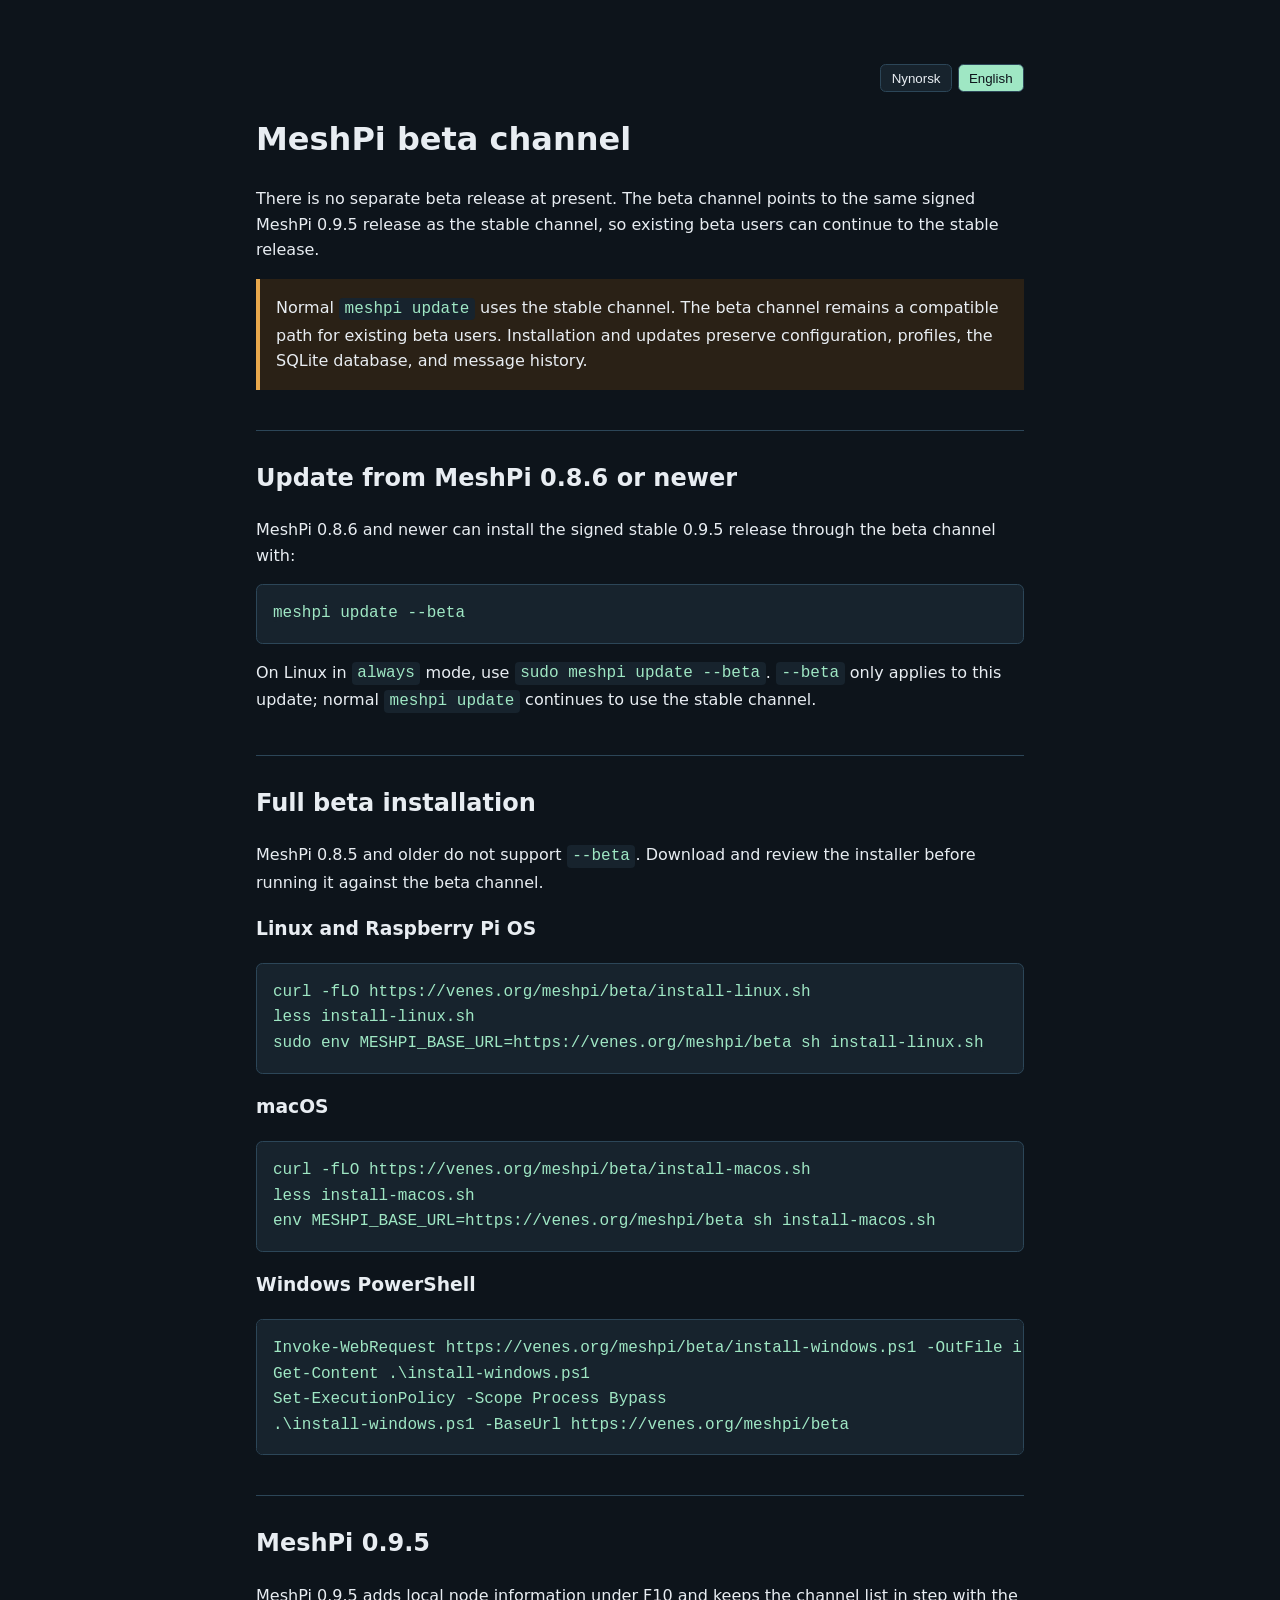
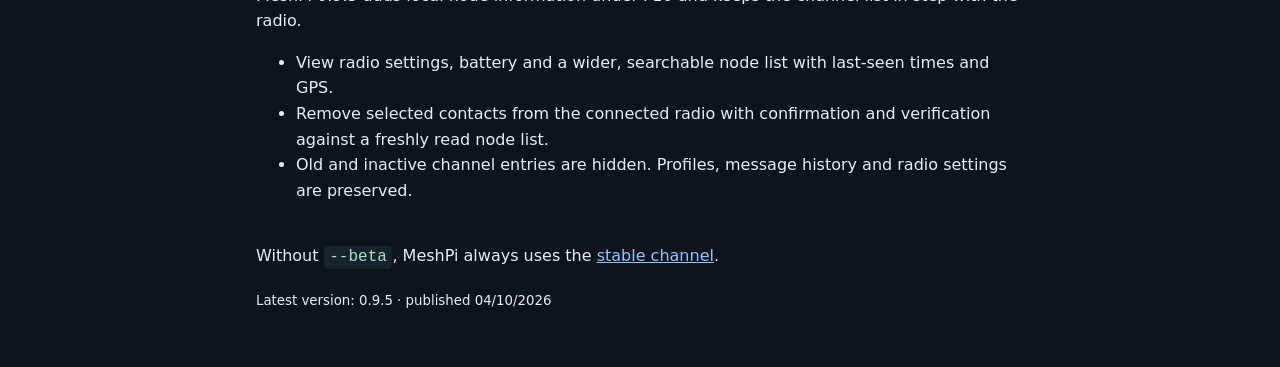
<file: website/beta/index.html>
<!doctype html>
<html lang="nn">
<head>
  <meta charset="utf-8">
  <meta name="viewport" content="width=device-width, initial-scale=1">
  <meta name="robots" content="index, follow">
  <meta name="description" content="MeshPi-betakanalen gir ein signert veg til den stabile 0.9.5-utgivinga.">
  <title>MeshPi betakanal</title>
  <style>
    body { max-width: 48rem; margin: 4rem auto; padding: 0 1.5rem; color: #e8edf2; background: #0d141b; font: 1rem/1.6 system-ui, sans-serif; }
    code { padding: .15rem .35rem; color: #9fe7c4; background: #17232d; border-radius: .25rem; }
    pre { overflow-x: auto; padding: 1rem; background: #17232d; border: 1px solid #2c4658; border-radius: .4rem; }
    pre code { padding: 0; }
    section { margin: 2.5rem 0; padding-top: .5rem; border-top: 1px solid #2c4658; }
    .warning { padding: 1rem; background: #2a2116; border-left: .3rem solid #e8a84c; }
    .language-switcher { display: flex; justify-content: flex-end; gap: .35rem; }
    .language-switcher button { padding: .35rem .65rem; color: #e8edf2; background: #17232d; border: 1px solid #2c4658; border-radius: .35rem; cursor: pointer; }
    .language-switcher button[aria-pressed="true"] { color: #0d141b; background: #9fe7c4; }
    a { color: #8bc7ff; }
  </style>
  <script src="../script.js?v=0.9.5" defer></script>
</head>
<body data-page="beta" data-title-nn="MeshPi betakanal" data-title-en="MeshPi beta channel" data-description-nn="MeshPi-betakanalen gir ein signert veg til den stabile 0.9.5-utgivinga." data-description-en="The MeshPi beta channel provides a signed path to the stable 0.9.5 release.">
  <div class="language-switcher" role="group" aria-label="Språk" data-aria-en="Language">
    <button type="button" data-language="nn" aria-pressed="true">Nynorsk</button>
    <button type="button" data-language="en" aria-pressed="false">English</button>
  </div>
  <main>
    <h1 data-en="MeshPi beta channel">MeshPi betakanal</h1>
    <p data-en="There is no separate beta release at present. The beta channel points to the same signed MeshPi 0.9.5 release as the stable channel, so existing beta users can continue to the stable release.">
      Det finst inga eiga betautgiving no. Betakanalen peikar på den same signerte MeshPi 0.9.5-utgivinga som stabilkanalen, slik at eksisterande betabrukarar kan gå vidare til den stabile utgivinga.
    </p>
    <p class="warning" data-en-html="Normal &lt;code&gt;meshpi update&lt;/code&gt; uses the stable channel. The beta channel remains a compatible path for existing beta users. Installation and updates preserve configuration, profiles, the SQLite database, and message history.">
      Vanleg <code>meshpi update</code> bruker stabilkanalen. Betakanalen blir ståande som ein kompatibel veg vidare for eksisterande betabrukarar. Installasjon og oppdatering bevarer konfigurasjon, profilar, SQLite-database og meldingshistorikk.
    </p>
    <section>
      <h2 data-en="Update from MeshPi 0.8.6 or newer">Oppdater frå MeshPi 0.8.6 eller nyare</h2>
      <p data-en="MeshPi 0.8.6 and newer can install the signed stable 0.9.5 release through the beta channel with:">MeshPi 0.8.6 og nyare kan installere den signerte stabile 0.9.5-utgivinga gjennom betakanalen med:</p>
      <pre><code>meshpi update --beta</code></pre>
      <p data-en-html="On Linux in &lt;code&gt;always&lt;/code&gt; mode, use &lt;code&gt;sudo meshpi update --beta&lt;/code&gt;. &lt;code&gt;--beta&lt;/code&gt; only applies to this update; normal &lt;code&gt;meshpi update&lt;/code&gt; continues to use the stable channel.">På Linux i <code>always</code>-modus bruker du <code>sudo meshpi update --beta</code>. <code>--beta</code> gjeld berre denne oppdateringa; vanleg <code>meshpi update</code> held fram med å bruke stabilkanalen.</p>
    </section>
    <section>
      <h2 data-en="Full beta installation">Full betainstallasjon</h2>
      <p data-en-html="MeshPi 0.8.5 and older do not support &lt;code&gt;--beta&lt;/code&gt;. Download and review the installer before running it against the beta channel.">MeshPi 0.8.5 og eldre kjenner ikkje <code>--beta</code>. Last ned og sjå gjennom installatøren før du køyrer han mot betakanalen.</p>
      <h3 data-en="Linux and Raspberry Pi OS">Linux og Raspberry Pi OS</h3>
      <pre><code>curl -fLO https://venes.org/meshpi/beta/install-linux.sh
less install-linux.sh
sudo env MESHPI_BASE_URL=https://venes.org/meshpi/beta sh install-linux.sh</code></pre>
      <h3>macOS</h3>
      <pre><code>curl -fLO https://venes.org/meshpi/beta/install-macos.sh
less install-macos.sh
env MESHPI_BASE_URL=https://venes.org/meshpi/beta sh install-macos.sh</code></pre>
      <h3>Windows PowerShell</h3>
      <pre><code>Invoke-WebRequest https://venes.org/meshpi/beta/install-windows.ps1 -OutFile install-windows.ps1
Get-Content .\install-windows.ps1
Set-ExecutionPolicy -Scope Process Bypass
.\install-windows.ps1 -BaseUrl https://venes.org/meshpi/beta</code></pre>
    </section>
    <section>
      <h2>MeshPi 0.9.5</h2>
      <p data-en="MeshPi 0.9.5 adds local node information under F10 and keeps the channel list in step with the radio.">MeshPi 0.9.5 får lokal nodeinfo under F10 og held kanallista i samsvar med radioen.</p>
      <ul>
        <li data-en="View radio settings, battery and a wider, searchable node list with last-seen times and GPS.">Sjå radioinnstillingar, batteri og ei breiare, søkbar nodeliste med sist sett og GPS.</li>
        <li data-en="Remove selected contacts from the connected radio with confirmation and verification against a freshly read node list.">Slett valde kontaktar frå den tilkopla radioen med stadfesting og verifikasjon mot ei nyinnlesen nodeliste.</li>
        <li data-en="Old and inactive channel entries are hidden. Profiles, message history and radio settings are preserved.">Gamle og inaktive kanaloppføringar blir skjulte. Profilar, meldingshistorikk og radioinnstillingar blir bevarte.</li>
      </ul>
    </section>
    <p data-en-html="Without &lt;code&gt;--beta&lt;/code&gt;, MeshPi always uses the &lt;a href=&quot;../version.json&quot;&gt;stable channel&lt;/a&gt;.">Utan <code>--beta</code> bruker MeshPi alltid den <a href="../version.json">stabile kanalen</a>.</p>
  </main>
  <small id="manifest-status" data-en="Checking the latest version …">Kontrollerer siste versjon …</small>
</body>
</html>
</file>
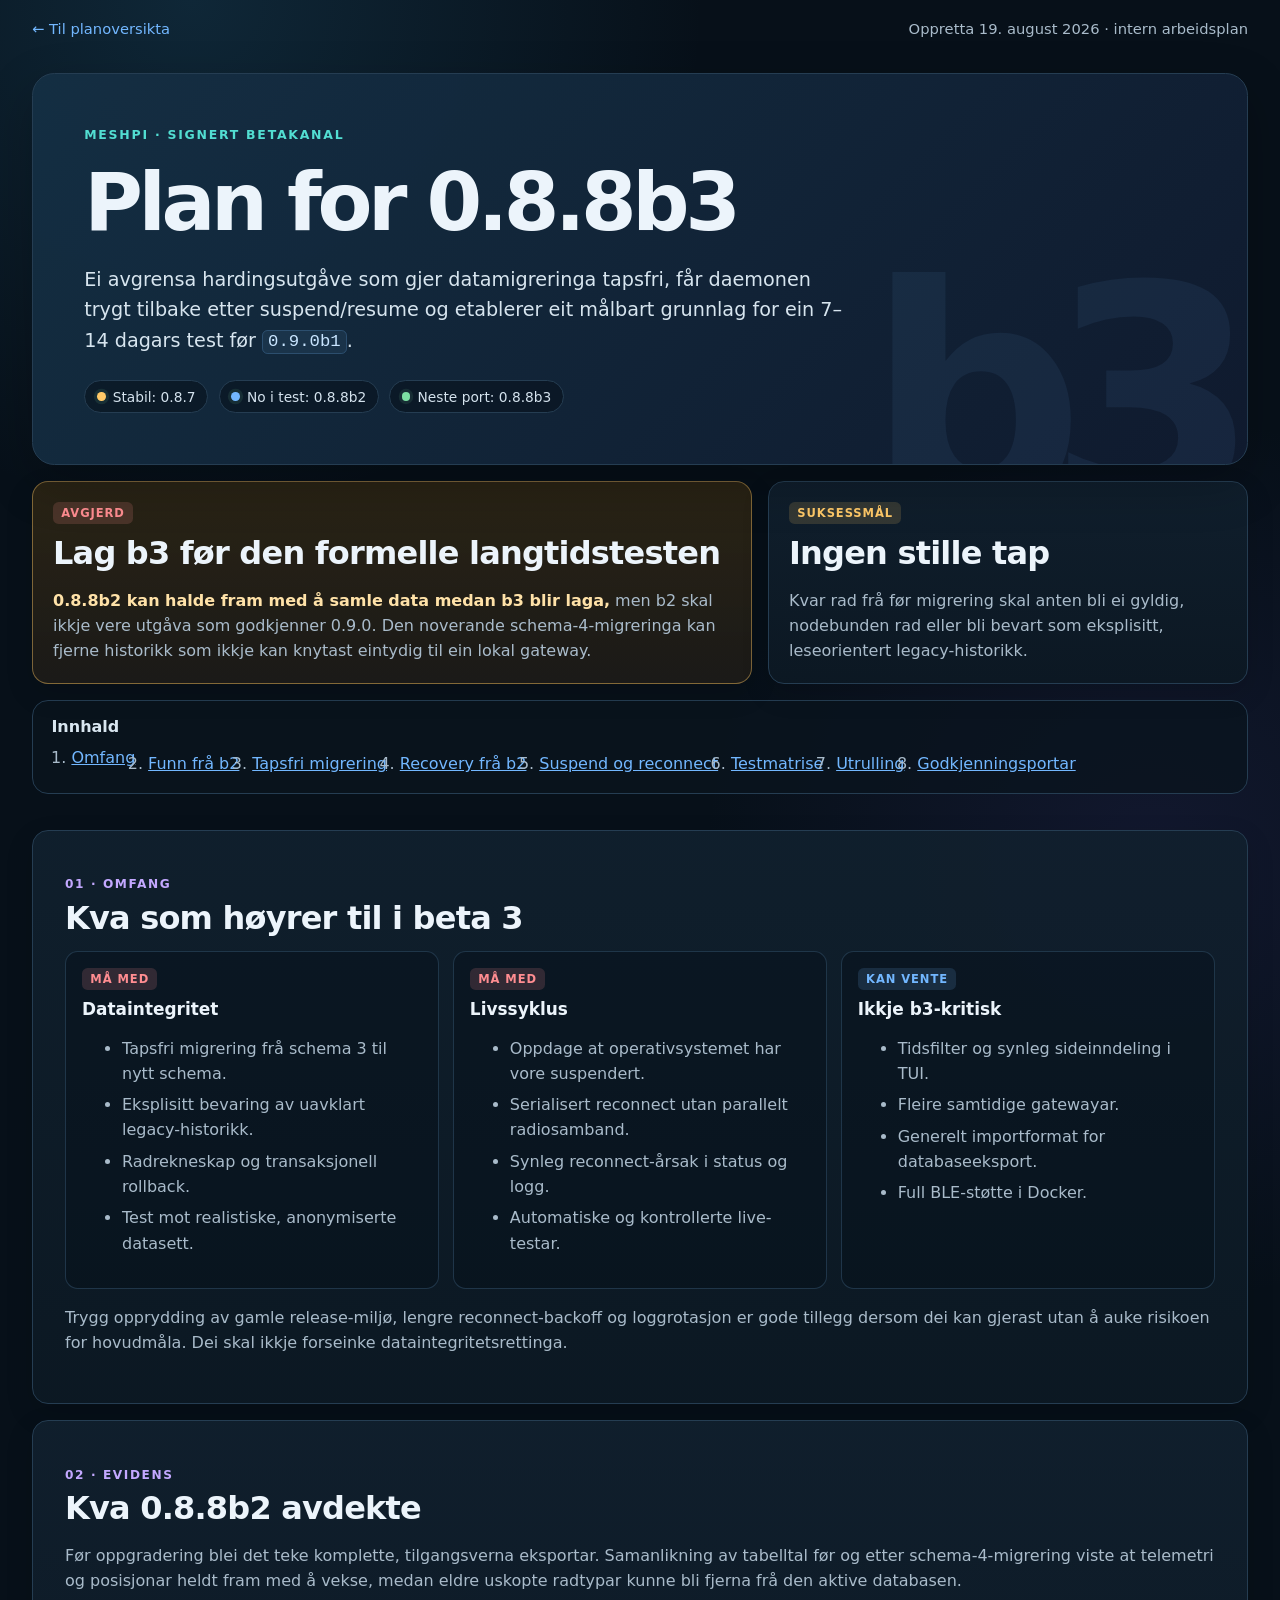
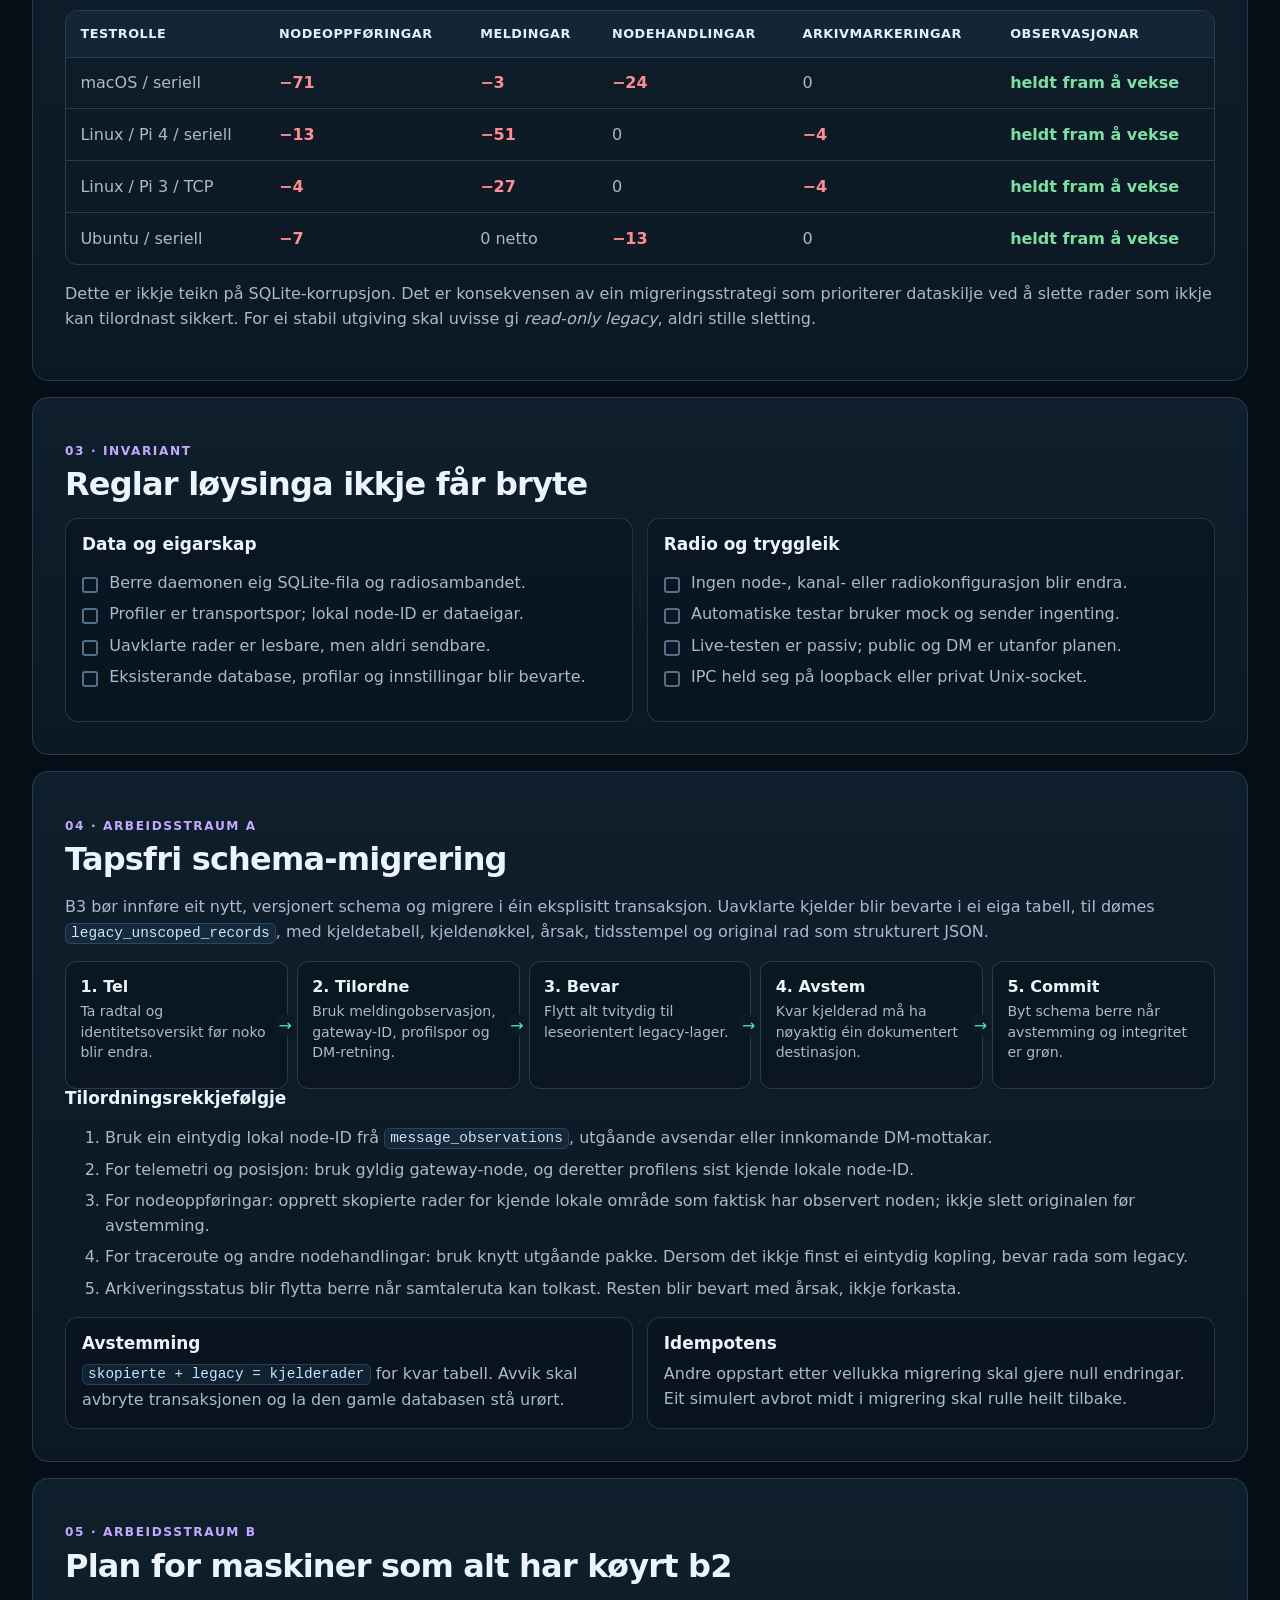
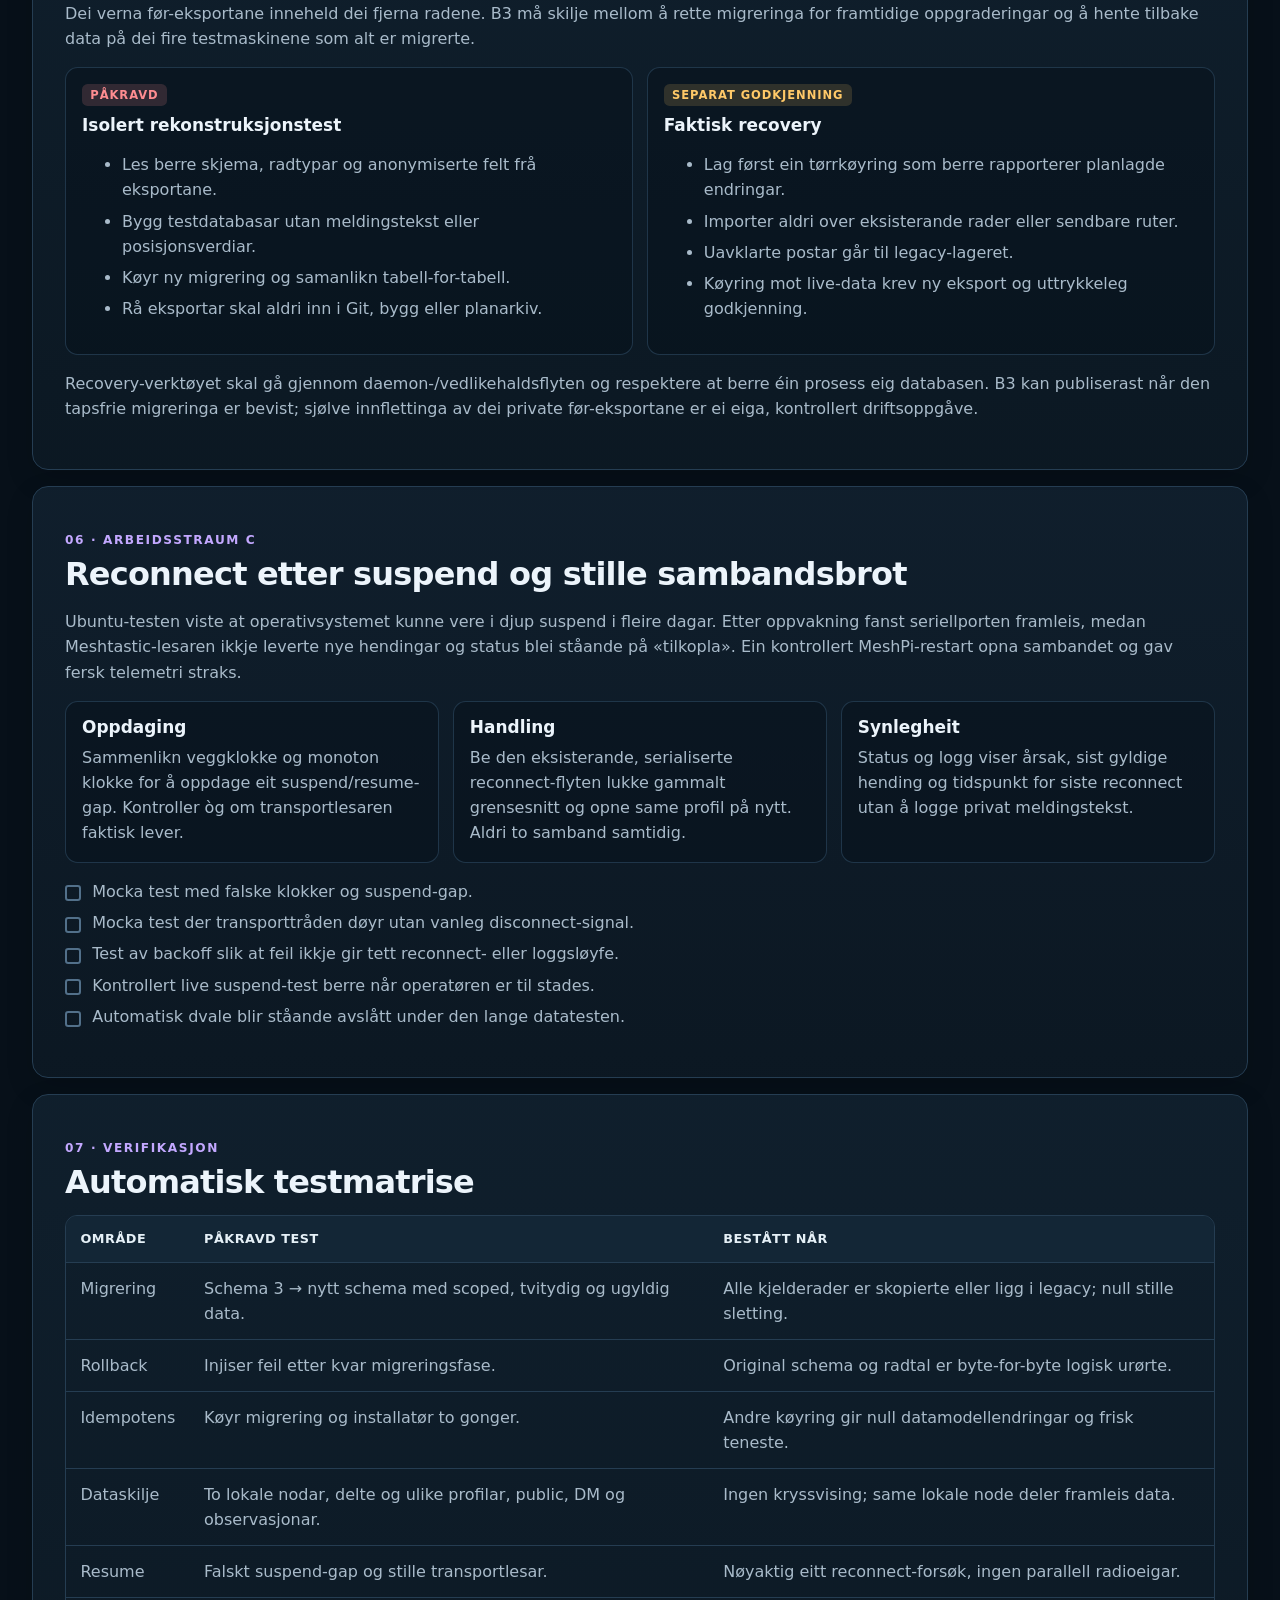
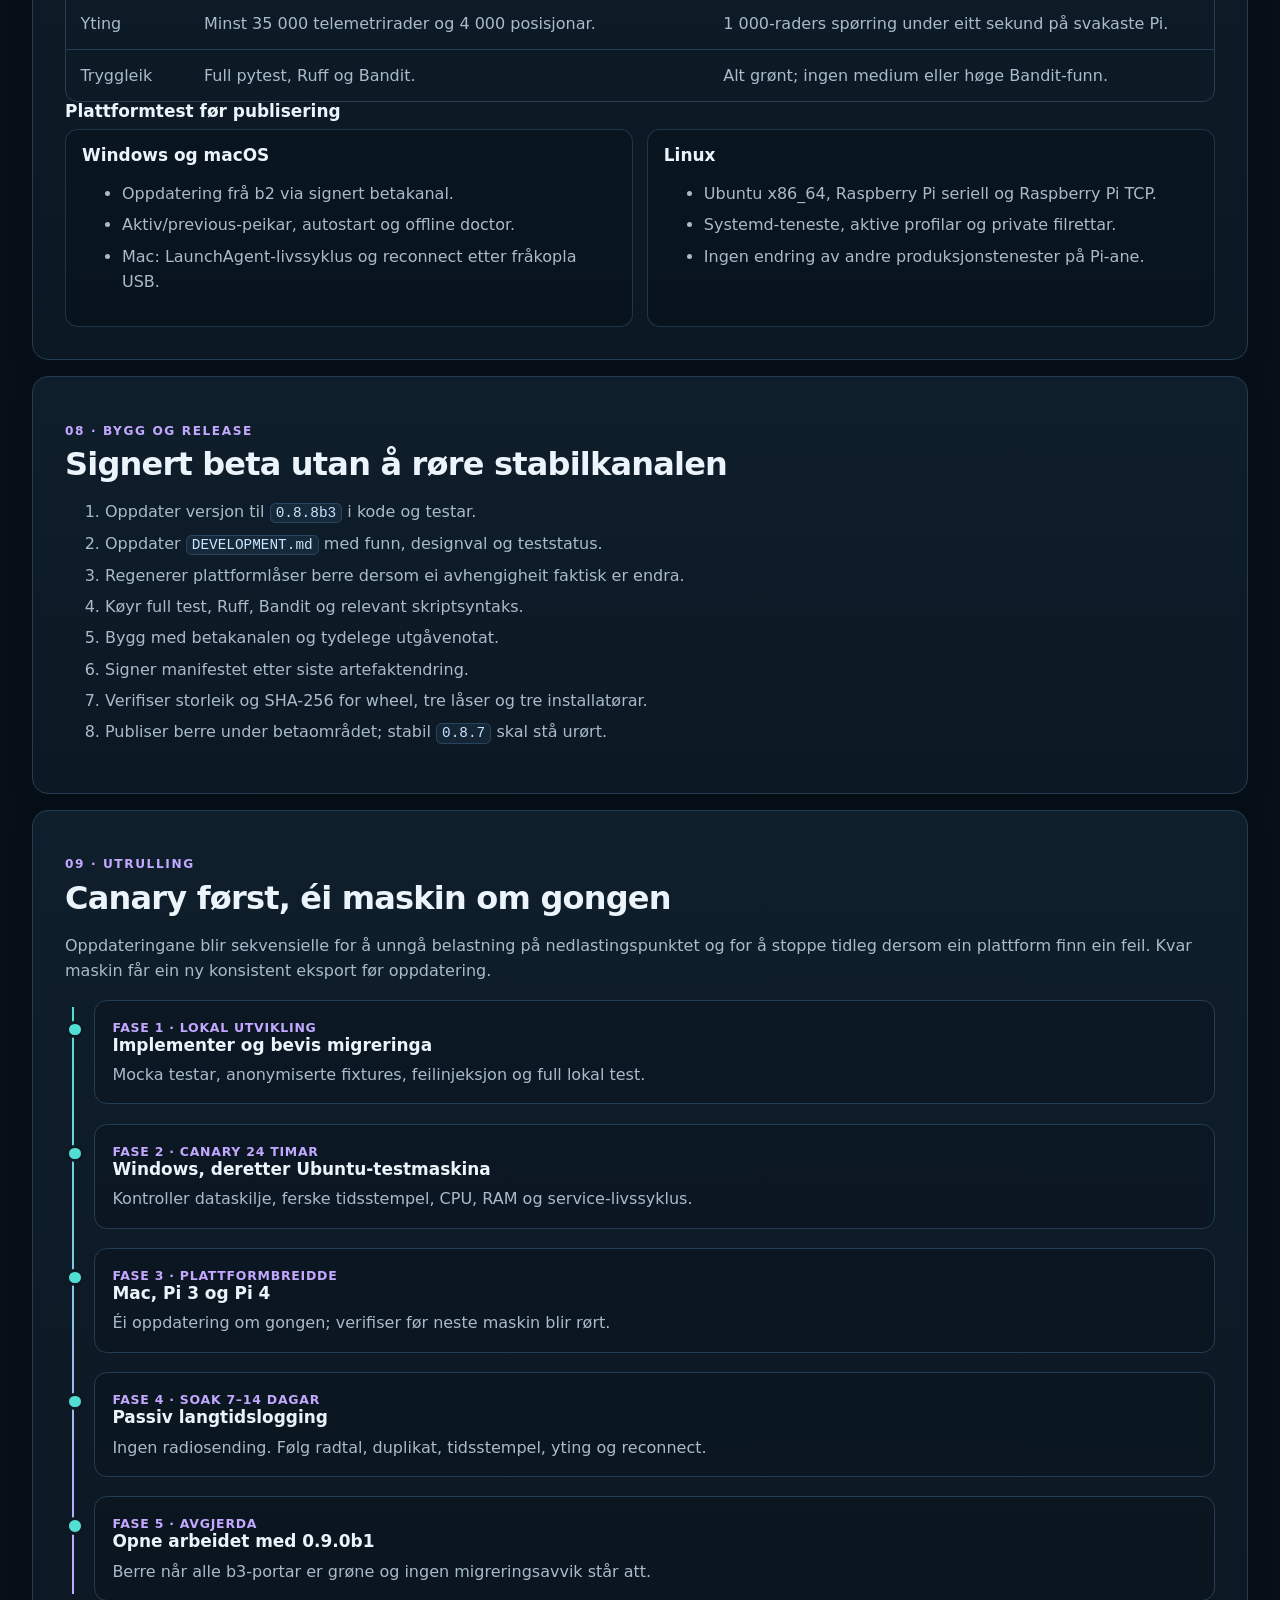
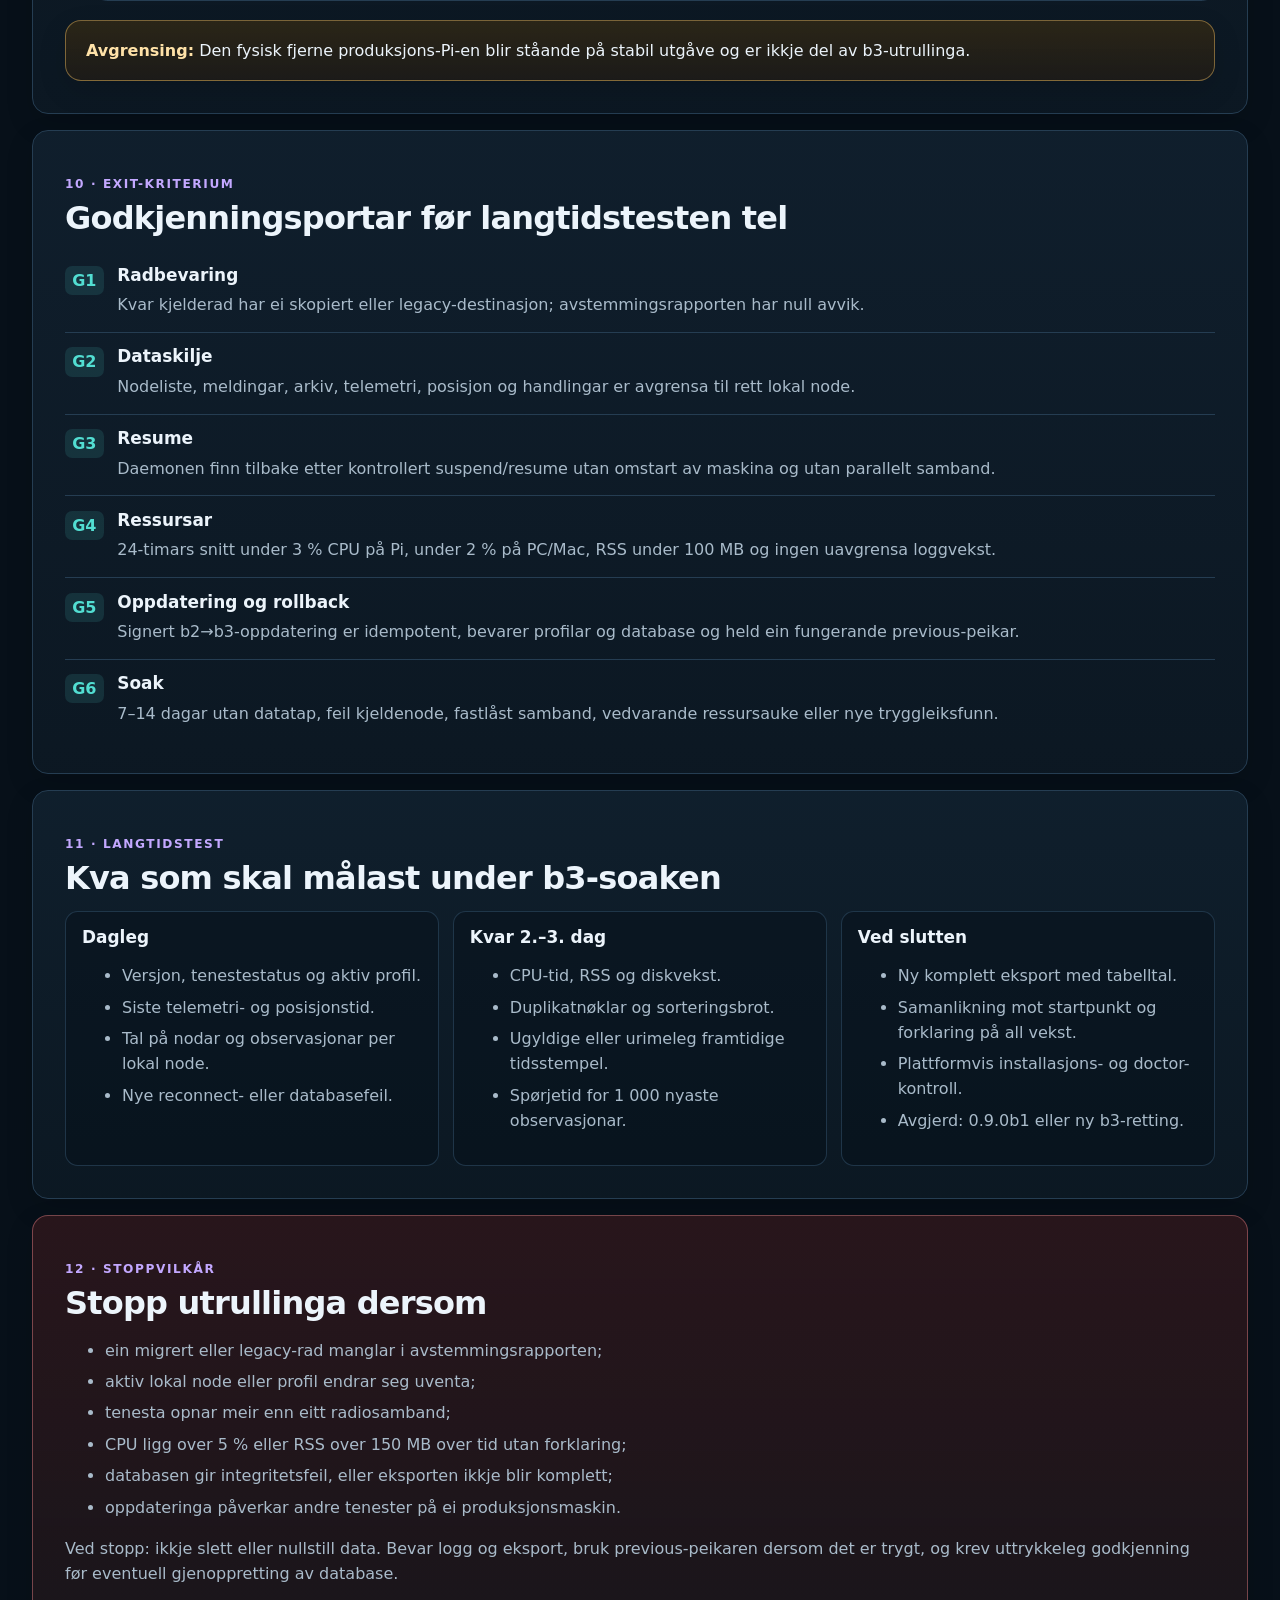
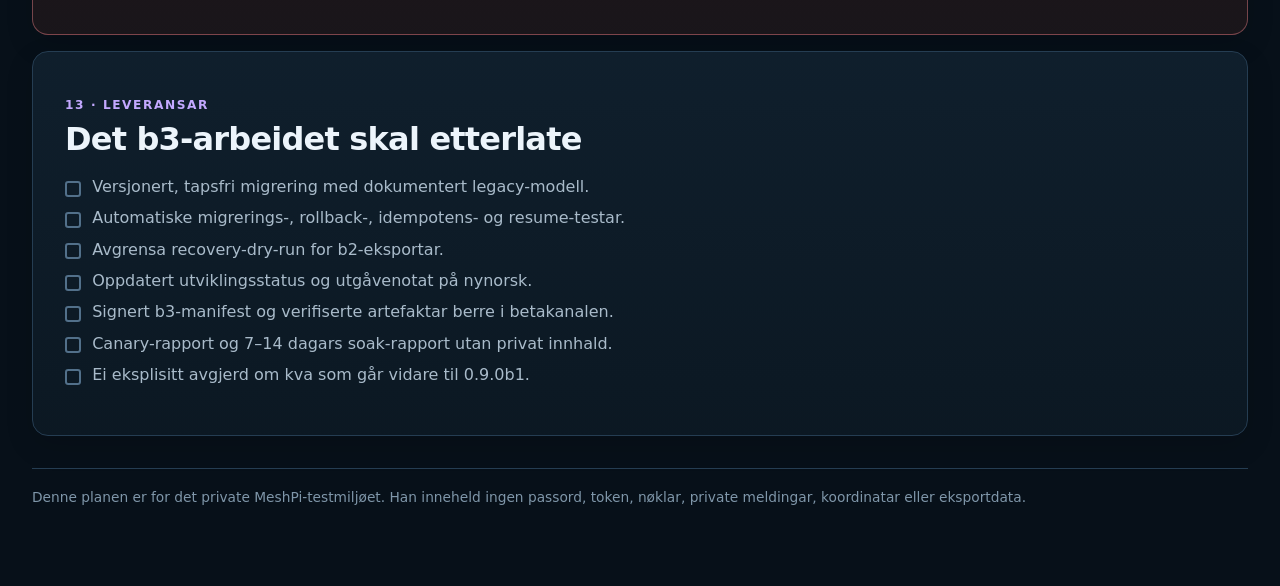
<file: docs/plans/meshpi-0.8.8b3-plan.html>
<!doctype html>
<html lang="nn">
  <head>
    <meta charset="utf-8">
    <meta name="viewport" content="width=device-width, initial-scale=1">
    <meta name="robots" content="noindex, nofollow">
    <meta name="color-scheme" content="dark">
    <title>MeshPi 0.8.8b3 – implementasjons- og testplan</title>
    <style>
      :root {
        color-scheme: dark;
        --bg: #071019;
        --panel: #0d1925;
        --panel-strong: #122233;
        --line: #253d52;
        --text: #ecf4fb;
        --muted: #a9bbca;
        --blue: #72b7ff;
        --cyan: #52ded2;
        --green: #7ce0a3;
        --amber: #ffc968;
        --red: #ff8d91;
        --violet: #c3a8ff;
        --radius: 1rem;
        --shadow: 0 18px 50px rgb(0 0 0 / 24%);
        font-family:
          Inter, ui-sans-serif, system-ui, -apple-system, BlinkMacSystemFont,
          "Segoe UI", sans-serif;
      }

      * { box-sizing: border-box; }

      html { scroll-behavior: smooth; }

      body {
        margin: 0;
        background:
          radial-gradient(circle at 15% 0%, rgb(40 112 151 / 24%), transparent 32rem),
          radial-gradient(circle at 90% 10%, rgb(68 59 144 / 18%), transparent 28rem),
          var(--bg);
        color: var(--text);
      }

      a { color: var(--blue); }

      a:hover { color: #a8d4ff; }

      code {
        padding: .08rem .32rem;
        border: 1px solid rgb(114 183 255 / 20%);
        border-radius: .35rem;
        background: rgb(114 183 255 / 8%);
        color: #c9e5ff;
        font-family: "Cascadia Code", "SFMono-Regular", Consolas, monospace;
        font-size: .9em;
      }

      .page {
        width: min(76rem, calc(100% - 2rem));
        margin: 0 auto;
        padding: 1.25rem 0 4rem;
      }

      .topbar {
        display: flex;
        align-items: center;
        justify-content: space-between;
        gap: 1rem;
        margin-bottom: 2.25rem;
        color: var(--muted);
        font-size: .92rem;
      }

      .topbar a {
        text-decoration: none;
      }

      .eyebrow {
        margin: 0 0 .75rem;
        color: var(--cyan);
        font-size: .78rem;
        font-weight: 800;
        letter-spacing: .14em;
        text-transform: uppercase;
      }

      .hero {
        position: relative;
        overflow: hidden;
        padding: clamp(1.5rem, 4vw, 3.5rem);
        border: 1px solid var(--line);
        border-radius: 1.4rem;
        background:
          linear-gradient(135deg, rgb(20 47 67 / 96%), rgb(16 26 47 / 96%));
        box-shadow: var(--shadow);
      }

      .hero::after {
        content: "b3";
        position: absolute;
        right: clamp(-1rem, 2vw, 1.5rem);
        bottom: -3.5rem;
        color: rgb(114 183 255 / 7%);
        font-size: clamp(9rem, 24vw, 19rem);
        font-weight: 900;
        letter-spacing: -.12em;
        line-height: .8;
        pointer-events: none;
      }

      h1, h2, h3 {
        margin-top: 0;
        line-height: 1.15;
      }

      h1 {
        position: relative;
        z-index: 1;
        max-width: 13ch;
        margin-bottom: 1rem;
        font-size: clamp(2.3rem, 7vw, 5rem);
        letter-spacing: -.055em;
      }

      h2 {
        margin-bottom: .9rem;
        font-size: clamp(1.4rem, 3vw, 2rem);
        letter-spacing: -.025em;
      }

      h3 {
        margin-bottom: .45rem;
        font-size: 1.06rem;
      }

      p, li, td, th {
        line-height: 1.58;
      }

      p { color: var(--muted); }

      .lede {
        position: relative;
        z-index: 1;
        max-width: 48rem;
        margin: 0;
        color: #d7e5ef;
        font-size: clamp(1rem, 2vw, 1.2rem);
      }

      .facts {
        position: relative;
        z-index: 1;
        display: flex;
        flex-wrap: wrap;
        gap: .65rem;
        margin-top: 1.5rem;
      }

      .chip {
        display: inline-flex;
        align-items: center;
        gap: .45rem;
        padding: .48rem .72rem;
        border: 1px solid var(--line);
        border-radius: 999px;
        background: rgb(7 16 25 / 54%);
        color: #d4e2ed;
        font-size: .86rem;
      }

      .dot {
        width: .55rem;
        height: .55rem;
        border-radius: 50%;
        background: var(--green);
        box-shadow: 0 0 0 .2rem rgb(124 224 163 / 10%);
      }

      .dot.amber { background: var(--amber); }
      .dot.blue { background: var(--blue); }

      .decision {
        display: grid;
        grid-template-columns: 1.2fr .8fr;
        gap: 1rem;
        margin: 1rem 0;
      }

      .card, section {
        border: 1px solid var(--line);
        border-radius: var(--radius);
        background: linear-gradient(180deg, rgb(16 31 45 / 96%), rgb(12 24 35 / 96%));
        box-shadow: 0 10px 28px rgb(0 0 0 / 13%);
      }

      .card { padding: 1.25rem; }

      .card p:last-child, .card ul:last-child { margin-bottom: 0; }

      .callout {
        border-color: rgb(255 201 104 / 42%);
        background: linear-gradient(180deg, rgb(53 42 20 / 76%), rgb(29 27 24 / 92%));
      }

      .callout strong { color: #ffe2a8; }

      nav {
        margin: 1rem 0 2.25rem;
        padding: 1rem 1.15rem;
        border: 1px solid var(--line);
        border-radius: var(--radius);
        background: rgb(9 20 30 / 78%);
      }

      nav strong {
        display: block;
        margin-bottom: .55rem;
        color: #d9e6f0;
      }

      nav ol {
        display: flex;
        flex-wrap: wrap;
        gap: .45rem .8rem;
        margin: 0;
        padding-left: 1.25rem;
        color: var(--muted);
      }

      section {
        margin: 1rem 0;
        padding: clamp(1.25rem, 3vw, 2rem);
        scroll-margin-top: 1rem;
      }

      .section-kicker {
        margin-bottom: .35rem;
        color: var(--violet);
        font-size: .76rem;
        font-weight: 800;
        letter-spacing: .13em;
        text-transform: uppercase;
      }

      .grid-2, .grid-3 {
        display: grid;
        gap: .85rem;
      }

      .grid-2 { grid-template-columns: repeat(2, minmax(0, 1fr)); }
      .grid-3 { grid-template-columns: repeat(3, minmax(0, 1fr)); }

      .mini {
        padding: 1rem;
        border: 1px solid rgb(37 61 82 / 82%);
        border-radius: .8rem;
        background: rgb(7 16 25 / 42%);
      }

      .mini p { margin: .35rem 0 0; }

      .priority {
        display: inline-flex;
        margin-bottom: .65rem;
        padding: .25rem .52rem;
        border-radius: .35rem;
        font-size: .72rem;
        font-weight: 900;
        letter-spacing: .08em;
        text-transform: uppercase;
      }

      .p0 { background: rgb(255 141 145 / 16%); color: var(--red); }
      .p1 { background: rgb(255 201 104 / 15%); color: var(--amber); }
      .later { background: rgb(114 183 255 / 14%); color: var(--blue); }

      ul, ol { color: var(--muted); }

      li + li { margin-top: .38rem; }

      .checklist {
        list-style: none;
        padding-left: 0;
      }

      .checklist li {
        position: relative;
        padding-left: 1.7rem;
      }

      .checklist li::before {
        content: "";
        position: absolute;
        left: 0;
        top: .42rem;
        width: .75rem;
        height: .75rem;
        border: 2px solid #52708a;
        border-radius: .2rem;
      }

      .table-wrap {
        overflow-x: auto;
        margin-top: .85rem;
        border: 1px solid var(--line);
        border-radius: .75rem;
      }

      table {
        width: 100%;
        border-collapse: collapse;
        min-width: 42rem;
      }

      th, td {
        padding: .8rem .9rem;
        border-bottom: 1px solid var(--line);
        text-align: left;
        vertical-align: top;
      }

      th {
        background: rgb(20 40 56 / 92%);
        color: #e5f0f7;
        font-size: .8rem;
        letter-spacing: .04em;
        text-transform: uppercase;
      }

      td { color: var(--muted); }
      tr:last-child td { border-bottom: 0; }

      .loss { color: var(--red); font-weight: 800; }
      .gain { color: var(--green); font-weight: 800; }

      .flow {
        display: grid;
        grid-template-columns: repeat(5, minmax(0, 1fr));
        gap: .55rem;
        margin-top: 1rem;
      }

      .flow-step {
        position: relative;
        min-height: 8rem;
        padding: .9rem;
        border: 1px solid var(--line);
        border-radius: .7rem;
        background: rgb(7 16 25 / 50%);
      }

      .flow-step:not(:last-child)::after {
        content: "→";
        position: absolute;
        top: 50%;
        right: -.47rem;
        z-index: 2;
        padding: .05rem .16rem;
        background: var(--panel);
        color: var(--cyan);
        transform: translateY(-50%);
      }

      .flow-step b {
        display: block;
        margin-bottom: .35rem;
        color: #e9f3fa;
      }

      .flow-step span {
        color: var(--muted);
        font-size: .88rem;
        line-height: 1.45;
      }

      .gate {
        display: grid;
        grid-template-columns: auto 1fr;
        gap: .85rem;
        align-items: start;
        padding: .9rem 0;
        border-bottom: 1px solid var(--line);
      }

      .gate:last-child { border-bottom: 0; }

      .gate-id {
        min-width: 2.35rem;
        padding: .32rem .45rem;
        border-radius: .45rem;
        background: rgb(82 222 210 / 12%);
        color: var(--cyan);
        font-weight: 900;
        text-align: center;
      }

      .gate p { margin: .22rem 0 0; }

      .timeline {
        position: relative;
        margin-top: 1rem;
        padding-left: 1.8rem;
      }

      .timeline::before {
        content: "";
        position: absolute;
        left: .42rem;
        top: .45rem;
        bottom: .45rem;
        width: 2px;
        background: linear-gradient(var(--cyan), var(--violet));
      }

      .phase {
        position: relative;
        margin-bottom: 1.2rem;
        padding: 1rem 1.1rem;
        border: 1px solid var(--line);
        border-radius: .8rem;
        background: rgb(7 16 25 / 44%);
      }

      .phase::before {
        content: "";
        position: absolute;
        left: -1.77rem;
        top: 1.25rem;
        width: .72rem;
        height: .72rem;
        border: 3px solid var(--panel);
        border-radius: 50%;
        background: var(--cyan);
      }

      .phase p { margin: .3rem 0 0; }

      .phase-meta {
        color: var(--violet);
        font-size: .78rem;
        font-weight: 800;
        letter-spacing: .06em;
        text-transform: uppercase;
      }

      .stop {
        border-color: rgb(255 141 145 / 40%);
        background: linear-gradient(180deg, rgb(54 24 29 / 72%), rgb(27 22 27 / 94%));
      }

      footer {
        margin-top: 2rem;
        padding: 1.25rem 0;
        border-top: 1px solid var(--line);
        color: #7f96a9;
        font-size: .86rem;
      }

      @media (max-width: 58rem) {
        .decision, .grid-3 { grid-template-columns: 1fr; }
        .flow { grid-template-columns: 1fr; }
        .flow-step { min-height: auto; }
        .flow-step:not(:last-child)::after {
          content: "↓";
          top: auto;
          right: 50%;
          bottom: -.62rem;
          transform: translateX(50%);
        }
      }

      @media (max-width: 42rem) {
        .grid-2 { grid-template-columns: 1fr; }
        .topbar { align-items: flex-start; flex-direction: column; }
        .page { width: min(100% - 1rem, 76rem); }
        .hero, section { border-radius: .85rem; }
      }

      @media print {
        :root { color-scheme: light; }
        body { background: white; color: #10202c; }
        .page { width: 100%; padding: 0; }
        .hero, .card, section, nav, .mini, .phase, .flow-step {
          break-inside: avoid;
          border-color: #b9c5ce;
          background: white;
          box-shadow: none;
        }
        p, li, td, .flow-step span { color: #334b5b; }
        h1, h2, h3, th, .flow-step b { color: #10202c; }
        .hero::after { display: none; }
        a { color: #164f84; }
      }
    </style>
  </head>
  <body>
    <main class="page">
      <div class="topbar">
        <a href="./">← Til planoversikta</a>
        <span>Oppretta 19. august 2026 · intern arbeidsplan</span>
      </div>

      <header class="hero">
        <p class="eyebrow">MeshPi · signert betakanal</p>
        <h1>Plan for 0.8.8b3</h1>
        <p class="lede">
          Ei avgrensa hardingsutgåve som gjer datamigreringa tapsfri, får
          daemonen trygt tilbake etter suspend/resume og etablerer eit målbart
          grunnlag for ein 7–14 dagars test før <code>0.9.0b1</code>.
        </p>
        <div class="facts" aria-label="Nøkkelfakta">
          <span class="chip"><span class="dot amber"></span>Stabil: 0.8.7</span>
          <span class="chip"><span class="dot blue"></span>No i test: 0.8.8b2</span>
          <span class="chip"><span class="dot"></span>Neste port: 0.8.8b3</span>
        </div>
      </header>

      <div class="decision">
        <div class="card callout">
          <span class="priority p0">Avgjerd</span>
          <h2>Lag b3 før den formelle langtidstesten</h2>
          <p>
            <strong>0.8.8b2 kan halde fram med å samle data medan b3 blir laga,</strong>
            men b2 skal ikkje vere utgåva som godkjenner 0.9.0. Den noverande
            schema-4-migreringa kan fjerne historikk som ikkje kan knytast
            eintydig til ein lokal gateway.
          </p>
        </div>
        <div class="card">
          <span class="priority p1">Suksessmål</span>
          <h2>Ingen stille tap</h2>
          <p>
            Kvar rad frå før migrering skal anten bli ei gyldig, nodebunden rad
            eller bli bevart som eksplisitt, leseorientert legacy-historikk.
          </p>
        </div>
      </div>

      <nav aria-label="Innhald">
        <strong>Innhald</strong>
        <ol>
          <li><a href="#scope">Omfang</a></li>
          <li><a href="#evidence">Funn frå b2</a></li>
          <li><a href="#migration">Tapsfri migrering</a></li>
          <li><a href="#recovery">Recovery frå b2</a></li>
          <li><a href="#resume">Suspend og reconnect</a></li>
          <li><a href="#tests">Testmatrise</a></li>
          <li><a href="#rollout">Utrulling</a></li>
          <li><a href="#gates">Godkjenningsportar</a></li>
        </ol>
      </nav>

      <section id="scope">
        <p class="section-kicker">01 · Omfang</p>
        <h2>Kva som høyrer til i beta 3</h2>
        <div class="grid-3">
          <article class="mini">
            <span class="priority p0">Må med</span>
            <h3>Dataintegritet</h3>
            <ul>
              <li>Tapsfri migrering frå schema 3 til nytt schema.</li>
              <li>Eksplisitt bevaring av uavklart legacy-historikk.</li>
              <li>Radrekneskap og transaksjonell rollback.</li>
              <li>Test mot realistiske, anonymiserte datasett.</li>
            </ul>
          </article>
          <article class="mini">
            <span class="priority p0">Må med</span>
            <h3>Livssyklus</h3>
            <ul>
              <li>Oppdage at operativsystemet har vore suspendert.</li>
              <li>Serialisert reconnect utan parallelt radiosamband.</li>
              <li>Synleg reconnect-årsak i status og logg.</li>
              <li>Automatiske og kontrollerte live-testar.</li>
            </ul>
          </article>
          <article class="mini">
            <span class="priority later">Kan vente</span>
            <h3>Ikkje b3-kritisk</h3>
            <ul>
              <li>Tidsfilter og synleg sideinndeling i TUI.</li>
              <li>Fleire samtidige gatewayar.</li>
              <li>Generelt importformat for databaseeksport.</li>
              <li>Full BLE-støtte i Docker.</li>
            </ul>
          </article>
        </div>
        <p>
          Trygg opprydding av gamle release-miljø, lengre reconnect-backoff og
          loggrotasjon er gode tillegg dersom dei kan gjerast utan å auke risikoen
          for hovudmåla. Dei skal ikkje forseinke dataintegritetsrettinga.
        </p>
      </section>

      <section id="evidence">
        <p class="section-kicker">02 · Evidens</p>
        <h2>Kva 0.8.8b2 avdekte</h2>
        <p>
          Før oppgradering blei det teke komplette, tilgangsverna eksportar.
          Samanlikning av tabelltal før og etter schema-4-migrering viste at
          telemetri og posisjonar heldt fram med å vekse, medan eldre uskopte
          radtypar kunne bli fjerna frå den aktive databasen.
        </p>
        <div class="table-wrap">
          <table>
            <thead>
              <tr>
                <th>Testrolle</th>
                <th>Nodeoppføringar</th>
                <th>Meldingar</th>
                <th>Nodehandlingar</th>
                <th>Arkivmarkeringar</th>
                <th>Observasjonar</th>
              </tr>
            </thead>
            <tbody>
              <tr>
                <td>macOS / seriell</td>
                <td class="loss">−71</td>
                <td class="loss">−3</td>
                <td class="loss">−24</td>
                <td>0</td>
                <td class="gain">heldt fram å vekse</td>
              </tr>
              <tr>
                <td>Linux / Pi 4 / seriell</td>
                <td class="loss">−13</td>
                <td class="loss">−51</td>
                <td>0</td>
                <td class="loss">−4</td>
                <td class="gain">heldt fram å vekse</td>
              </tr>
              <tr>
                <td>Linux / Pi 3 / TCP</td>
                <td class="loss">−4</td>
                <td class="loss">−27</td>
                <td>0</td>
                <td class="loss">−4</td>
                <td class="gain">heldt fram å vekse</td>
              </tr>
              <tr>
                <td>Ubuntu / seriell</td>
                <td class="loss">−7</td>
                <td>0 netto</td>
                <td class="loss">−13</td>
                <td>0</td>
                <td class="gain">heldt fram å vekse</td>
              </tr>
            </tbody>
          </table>
        </div>
        <p>
          Dette er ikkje teikn på SQLite-korrupsjon. Det er konsekvensen av ein
          migreringsstrategi som prioriterer dataskilje ved å slette rader som
          ikkje kan tilordnast sikkert. For ei stabil utgiving skal uvisse gi
          <em>read-only legacy</em>, aldri stille sletting.
        </p>
      </section>

      <section id="principles">
        <p class="section-kicker">03 · Invariant</p>
        <h2>Reglar løysinga ikkje får bryte</h2>
        <div class="grid-2">
          <article class="mini">
            <h3>Data og eigarskap</h3>
            <ul class="checklist">
              <li>Berre daemonen eig SQLite-fila og radiosambandet.</li>
              <li>Profiler er transportspor; lokal node-ID er dataeigar.</li>
              <li>Uavklarte rader er lesbare, men aldri sendbare.</li>
              <li>Eksisterande database, profilar og innstillingar blir bevarte.</li>
            </ul>
          </article>
          <article class="mini">
            <h3>Radio og tryggleik</h3>
            <ul class="checklist">
              <li>Ingen node-, kanal- eller radiokonfigurasjon blir endra.</li>
              <li>Automatiske testar bruker mock og sender ingenting.</li>
              <li>Live-testen er passiv; public og DM er utanfor planen.</li>
              <li>IPC held seg på loopback eller privat Unix-socket.</li>
            </ul>
          </article>
        </div>
      </section>

      <section id="migration">
        <p class="section-kicker">04 · Arbeidsstraum A</p>
        <h2>Tapsfri schema-migrering</h2>
        <p>
          B3 bør innføre eit nytt, versjonert schema og migrere i éin eksplisitt
          transaksjon. Uavklarte kjelder blir bevarte i ei eiga tabell, til dømes
          <code>legacy_unscoped_records</code>, med kjeldetabell, kjeldenøkkel,
          årsak, tidsstempel og original rad som strukturert JSON.
        </p>
        <div class="flow" aria-label="Migreringsflyt">
          <div class="flow-step">
            <b>1. Tel</b>
            <span>Ta radtal og identitetsoversikt før noko blir endra.</span>
          </div>
          <div class="flow-step">
            <b>2. Tilordne</b>
            <span>Bruk meldingobservasjon, gateway-ID, profilspor og DM-retning.</span>
          </div>
          <div class="flow-step">
            <b>3. Bevar</b>
            <span>Flytt alt tvitydig til leseorientert legacy-lager.</span>
          </div>
          <div class="flow-step">
            <b>4. Avstem</b>
            <span>Kvar kjelderad må ha nøyaktig éin dokumentert destinasjon.</span>
          </div>
          <div class="flow-step">
            <b>5. Commit</b>
            <span>Byt schema berre når avstemming og integritet er grøn.</span>
          </div>
        </div>

        <h3>Tilordningsrekkjefølgje</h3>
        <ol>
          <li>
            Bruk ein eintydig lokal node-ID frå <code>message_observations</code>,
            utgåande avsendar eller innkomande DM-mottakar.
          </li>
          <li>
            For telemetri og posisjon: bruk gyldig gateway-node, og deretter
            profilens sist kjende lokale node-ID.
          </li>
          <li>
            For nodeoppføringar: opprett skopierte rader for kjende lokale
            område som faktisk har observert noden; ikkje slett originalen før
            avstemming.
          </li>
          <li>
            For traceroute og andre nodehandlingar: bruk knytt utgåande pakke.
            Dersom det ikkje finst ei eintydig kopling, bevar rada som legacy.
          </li>
          <li>
            Arkiveringsstatus blir flytta berre når samtaleruta kan tolkast.
            Resten blir bevart med årsak, ikkje forkasta.
          </li>
        </ol>

        <div class="grid-2">
          <article class="mini">
            <h3>Avstemming</h3>
            <p>
              <code>skopierte + legacy = kjelderader</code> for kvar tabell.
              Avvik skal avbryte transaksjonen og la den gamle databasen stå
              urørt.
            </p>
          </article>
          <article class="mini">
            <h3>Idempotens</h3>
            <p>
              Andre oppstart etter vellukka migrering skal gjere null endringar.
              Eit simulert avbrot midt i migrering skal rulle heilt tilbake.
            </p>
          </article>
        </div>
      </section>

      <section id="recovery">
        <p class="section-kicker">05 · Arbeidsstraum B</p>
        <h2>Plan for maskiner som alt har køyrt b2</h2>
        <p>
          Dei verna før-eksportane inneheld dei fjerna radene. B3 må skilje
          mellom å rette migreringa for framtidige oppgraderingar og å hente
          tilbake data på dei fire testmaskinene som alt er migrerte.
        </p>
        <div class="grid-2">
          <article class="mini">
            <span class="priority p0">Påkravd</span>
            <h3>Isolert rekonstruksjonstest</h3>
            <ul>
              <li>Les berre skjema, radtypar og anonymiserte felt frå eksportane.</li>
              <li>Bygg testdatabasar utan meldingstekst eller posisjonsverdiar.</li>
              <li>Køyr ny migrering og samanlikn tabell-for-tabell.</li>
              <li>Rå eksportar skal aldri inn i Git, bygg eller planarkiv.</li>
            </ul>
          </article>
          <article class="mini">
            <span class="priority p1">Separat godkjenning</span>
            <h3>Faktisk recovery</h3>
            <ul>
              <li>Lag først ein tørrkøyring som berre rapporterer planlagde endringar.</li>
              <li>Importer aldri over eksisterande rader eller sendbare ruter.</li>
              <li>Uavklarte postar går til legacy-lageret.</li>
              <li>Køyring mot live-data krev ny eksport og uttrykkeleg godkjenning.</li>
            </ul>
          </article>
        </div>
        <p>
          Recovery-verktøyet skal gå gjennom daemon-/vedlikehaldsflyten og
          respektere at berre éin prosess eig databasen. B3 kan publiserast når
          den tapsfrie migreringa er bevist; sjølve innflettinga av dei private
          før-eksportane er ei eiga, kontrollert driftsoppgåve.
        </p>
      </section>

      <section id="resume">
        <p class="section-kicker">06 · Arbeidsstraum C</p>
        <h2>Reconnect etter suspend og stille sambandsbrot</h2>
        <p>
          Ubuntu-testen viste at operativsystemet kunne vere i djup suspend i
          fleire dagar. Etter oppvakning fanst seriellporten framleis, medan
          Meshtastic-lesaren ikkje leverte nye hendingar og status blei ståande
          på «tilkopla». Ein kontrollert MeshPi-restart opna sambandet og gav
          fersk telemetri straks.
        </p>
        <div class="grid-3">
          <article class="mini">
            <h3>Oppdaging</h3>
            <p>
              Sammenlikn veggklokke og monoton klokke for å oppdage eit
              suspend/resume-gap. Kontroller òg om transportlesaren faktisk lever.
            </p>
          </article>
          <article class="mini">
            <h3>Handling</h3>
            <p>
              Be den eksisterande, serialiserte reconnect-flyten lukke gammalt
              grensesnitt og opne same profil på nytt. Aldri to samband samtidig.
            </p>
          </article>
          <article class="mini">
            <h3>Synlegheit</h3>
            <p>
              Status og logg viser årsak, sist gyldige hending og tidspunkt for
              siste reconnect utan å logge privat meldingstekst.
            </p>
          </article>
        </div>
        <ul class="checklist">
          <li>Mocka test med falske klokker og suspend-gap.</li>
          <li>Mocka test der transporttråden døyr utan vanleg disconnect-signal.</li>
          <li>Test av backoff slik at feil ikkje gir tett reconnect- eller loggsløyfe.</li>
          <li>Kontrollert live suspend-test berre når operatøren er til stades.</li>
          <li>Automatisk dvale blir ståande avslått under den lange datatesten.</li>
        </ul>
      </section>

      <section id="tests">
        <p class="section-kicker">07 · Verifikasjon</p>
        <h2>Automatisk testmatrise</h2>
        <div class="table-wrap">
          <table>
            <thead>
              <tr>
                <th>Område</th>
                <th>Påkravd test</th>
                <th>Bestått når</th>
              </tr>
            </thead>
            <tbody>
              <tr>
                <td>Migrering</td>
                <td>Schema 3 → nytt schema med scoped, tvitydig og ugyldig data.</td>
                <td>Alle kjelderader er skopierte eller ligg i legacy; null stille sletting.</td>
              </tr>
              <tr>
                <td>Rollback</td>
                <td>Injiser feil etter kvar migreringsfase.</td>
                <td>Original schema og radtal er byte-for-byte logisk urørte.</td>
              </tr>
              <tr>
                <td>Idempotens</td>
                <td>Køyr migrering og installatør to gonger.</td>
                <td>Andre køyring gir null datamodellendringar og frisk teneste.</td>
              </tr>
              <tr>
                <td>Dataskilje</td>
                <td>To lokale nodar, delte og ulike profilar, public, DM og observasjonar.</td>
                <td>Ingen kryssvising; same lokale node deler framleis data.</td>
              </tr>
              <tr>
                <td>Resume</td>
                <td>Falskt suspend-gap og stille transportlesar.</td>
                <td>Nøyaktig eitt reconnect-forsøk, ingen parallell radioeigar.</td>
              </tr>
              <tr>
                <td>Yting</td>
                <td>Minst 35 000 telemetrirader og 4 000 posisjonar.</td>
                <td>1 000-raders spørring under eitt sekund på svakaste Pi.</td>
              </tr>
              <tr>
                <td>Tryggleik</td>
                <td>Full pytest, Ruff og Bandit.</td>
                <td>Alt grønt; ingen medium eller høge Bandit-funn.</td>
              </tr>
            </tbody>
          </table>
        </div>

        <h3>Plattformtest før publisering</h3>
        <div class="grid-2">
          <article class="mini">
            <h3>Windows og macOS</h3>
            <ul>
              <li>Oppdatering frå b2 via signert betakanal.</li>
              <li>Aktiv/previous-peikar, autostart og offline doctor.</li>
              <li>Mac: LaunchAgent-livssyklus og reconnect etter fråkopla USB.</li>
            </ul>
          </article>
          <article class="mini">
            <h3>Linux</h3>
            <ul>
              <li>Ubuntu x86_64, Raspberry Pi seriell og Raspberry Pi TCP.</li>
              <li>Systemd-teneste, aktive profilar og private filrettar.</li>
              <li>Ingen endring av andre produksjonstenester på Pi-ane.</li>
            </ul>
          </article>
        </div>
      </section>

      <section id="release">
        <p class="section-kicker">08 · Bygg og release</p>
        <h2>Signert beta utan å røre stabilkanalen</h2>
        <ol>
          <li>Oppdater versjon til <code>0.8.8b3</code> i kode og testar.</li>
          <li>Oppdater <code>DEVELOPMENT.md</code> med funn, designval og teststatus.</li>
          <li>Regenerer plattformlåser berre dersom ei avhengigheit faktisk er endra.</li>
          <li>Køyr full test, Ruff, Bandit og relevant skriptsyntaks.</li>
          <li>Bygg med betakanalen og tydelege utgåvenotat.</li>
          <li>Signer manifestet etter siste artefaktendring.</li>
          <li>Verifiser storleik og SHA-256 for wheel, tre låser og tre installatørar.</li>
          <li>Publiser berre under betaområdet; stabil <code>0.8.7</code> skal stå urørt.</li>
        </ol>
      </section>

      <section id="rollout">
        <p class="section-kicker">09 · Utrulling</p>
        <h2>Canary først, éi maskin om gongen</h2>
        <p>
          Oppdateringane blir sekvensielle for å unngå belastning på
          nedlastingspunktet og for å stoppe tidleg dersom ein plattform finn ein
          feil. Kvar maskin får ein ny konsistent eksport før oppdatering.
        </p>
        <div class="timeline">
          <article class="phase">
            <span class="phase-meta">Fase 1 · Lokal utvikling</span>
            <h3>Implementer og bevis migreringa</h3>
            <p>Mocka testar, anonymiserte fixtures, feilinjeksjon og full lokal test.</p>
          </article>
          <article class="phase">
            <span class="phase-meta">Fase 2 · Canary 24 timar</span>
            <h3>Windows, deretter Ubuntu-testmaskina</h3>
            <p>Kontroller dataskilje, ferske tidsstempel, CPU, RAM og service-livssyklus.</p>
          </article>
          <article class="phase">
            <span class="phase-meta">Fase 3 · Plattformbreidde</span>
            <h3>Mac, Pi 3 og Pi 4</h3>
            <p>Éi oppdatering om gongen; verifiser før neste maskin blir rørt.</p>
          </article>
          <article class="phase">
            <span class="phase-meta">Fase 4 · Soak 7–14 dagar</span>
            <h3>Passiv langtidslogging</h3>
            <p>Ingen radiosending. Følg radtal, duplikat, tidsstempel, yting og reconnect.</p>
          </article>
          <article class="phase">
            <span class="phase-meta">Fase 5 · Avgjerda</span>
            <h3>Opne arbeidet med 0.9.0b1</h3>
            <p>Berre når alle b3-portar er grøne og ingen migreringsavvik står att.</p>
          </article>
        </div>
        <div class="card callout">
          <strong>Avgrensing:</strong>
          Den fysisk fjerne produksjons-Pi-en blir ståande på stabil utgåve og er
          ikkje del av b3-utrullinga.
        </div>
      </section>

      <section id="gates">
        <p class="section-kicker">10 · Exit-kriterium</p>
        <h2>Godkjenningsportar før langtidstesten tel</h2>
        <div class="gate">
          <div class="gate-id">G1</div>
          <div>
            <h3>Radbevaring</h3>
            <p>Kvar kjelderad har ei skopiert eller legacy-destinasjon; avstemmingsrapporten har null avvik.</p>
          </div>
        </div>
        <div class="gate">
          <div class="gate-id">G2</div>
          <div>
            <h3>Dataskilje</h3>
            <p>Nodeliste, meldingar, arkiv, telemetri, posisjon og handlingar er avgrensa til rett lokal node.</p>
          </div>
        </div>
        <div class="gate">
          <div class="gate-id">G3</div>
          <div>
            <h3>Resume</h3>
            <p>Daemonen finn tilbake etter kontrollert suspend/resume utan omstart av maskina og utan parallelt samband.</p>
          </div>
        </div>
        <div class="gate">
          <div class="gate-id">G4</div>
          <div>
            <h3>Ressursar</h3>
            <p>24-timars snitt under 3 % CPU på Pi, under 2 % på PC/Mac, RSS under 100 MB og ingen uavgrensa loggvekst.</p>
          </div>
        </div>
        <div class="gate">
          <div class="gate-id">G5</div>
          <div>
            <h3>Oppdatering og rollback</h3>
            <p>Signert b2→b3-oppdatering er idempotent, bevarer profilar og database og held ein fungerande previous-peikar.</p>
          </div>
        </div>
        <div class="gate">
          <div class="gate-id">G6</div>
          <div>
            <h3>Soak</h3>
            <p>7–14 dagar utan datatap, feil kjeldenode, fastlåst samband, vedvarande ressursauke eller nye tryggleiksfunn.</p>
          </div>
        </div>
      </section>

      <section id="monitoring">
        <p class="section-kicker">11 · Langtidstest</p>
        <h2>Kva som skal målast under b3-soaken</h2>
        <div class="grid-3">
          <article class="mini">
            <h3>Dagleg</h3>
            <ul>
              <li>Versjon, tenestestatus og aktiv profil.</li>
              <li>Siste telemetri- og posisjonstid.</li>
              <li>Tal på nodar og observasjonar per lokal node.</li>
              <li>Nye reconnect- eller databasefeil.</li>
            </ul>
          </article>
          <article class="mini">
            <h3>Kvar 2.–3. dag</h3>
            <ul>
              <li>CPU-tid, RSS og diskvekst.</li>
              <li>Duplikatnøklar og sorteringsbrot.</li>
              <li>Ugyldige eller urimeleg framtidige tidsstempel.</li>
              <li>Spørjetid for 1 000 nyaste observasjonar.</li>
            </ul>
          </article>
          <article class="mini">
            <h3>Ved slutten</h3>
            <ul>
              <li>Ny komplett eksport med tabelltal.</li>
              <li>Samanlikning mot startpunkt og forklaring på all vekst.</li>
              <li>Plattformvis installasjons- og doctor-kontroll.</li>
              <li>Avgjerd: 0.9.0b1 eller ny b3-retting.</li>
            </ul>
          </article>
        </div>
      </section>

      <section class="stop" id="stop">
        <p class="section-kicker">12 · Stoppvilkår</p>
        <h2>Stopp utrullinga dersom</h2>
        <ul>
          <li>ein migrert eller legacy-rad manglar i avstemmingsrapporten;</li>
          <li>aktiv lokal node eller profil endrar seg uventa;</li>
          <li>tenesta opnar meir enn eitt radiosamband;</li>
          <li>CPU ligg over 5 % eller RSS over 150 MB over tid utan forklaring;</li>
          <li>databasen gir integritetsfeil, eller eksporten ikkje blir komplett;</li>
          <li>oppdateringa påverkar andre tenester på ei produksjonsmaskin.</li>
        </ul>
        <p>
          Ved stopp: ikkje slett eller nullstill data. Bevar logg og eksport,
          bruk previous-peikaren dersom det er trygt, og krev uttrykkeleg
          godkjenning før eventuell gjenoppretting av database.
        </p>
      </section>

      <section id="deliverables">
        <p class="section-kicker">13 · Leveransar</p>
        <h2>Det b3-arbeidet skal etterlate</h2>
        <ul class="checklist">
          <li>Versjonert, tapsfri migrering med dokumentert legacy-modell.</li>
          <li>Automatiske migrerings-, rollback-, idempotens- og resume-testar.</li>
          <li>Avgrensa recovery-dry-run for b2-eksportar.</li>
          <li>Oppdatert utviklingsstatus og utgåvenotat på nynorsk.</li>
          <li>Signert b3-manifest og verifiserte artefaktar berre i betakanalen.</li>
          <li>Canary-rapport og 7–14 dagars soak-rapport utan privat innhald.</li>
          <li>Ei eksplisitt avgjerd om kva som går vidare til 0.9.0b1.</li>
        </ul>
      </section>

      <footer>
        Denne planen er for det private MeshPi-testmiljøet. Han inneheld ingen
        passord, token, nøklar, private meldingar, koordinatar eller eksportdata.
      </footer>
    </main>
  </body>
</html>
</file>
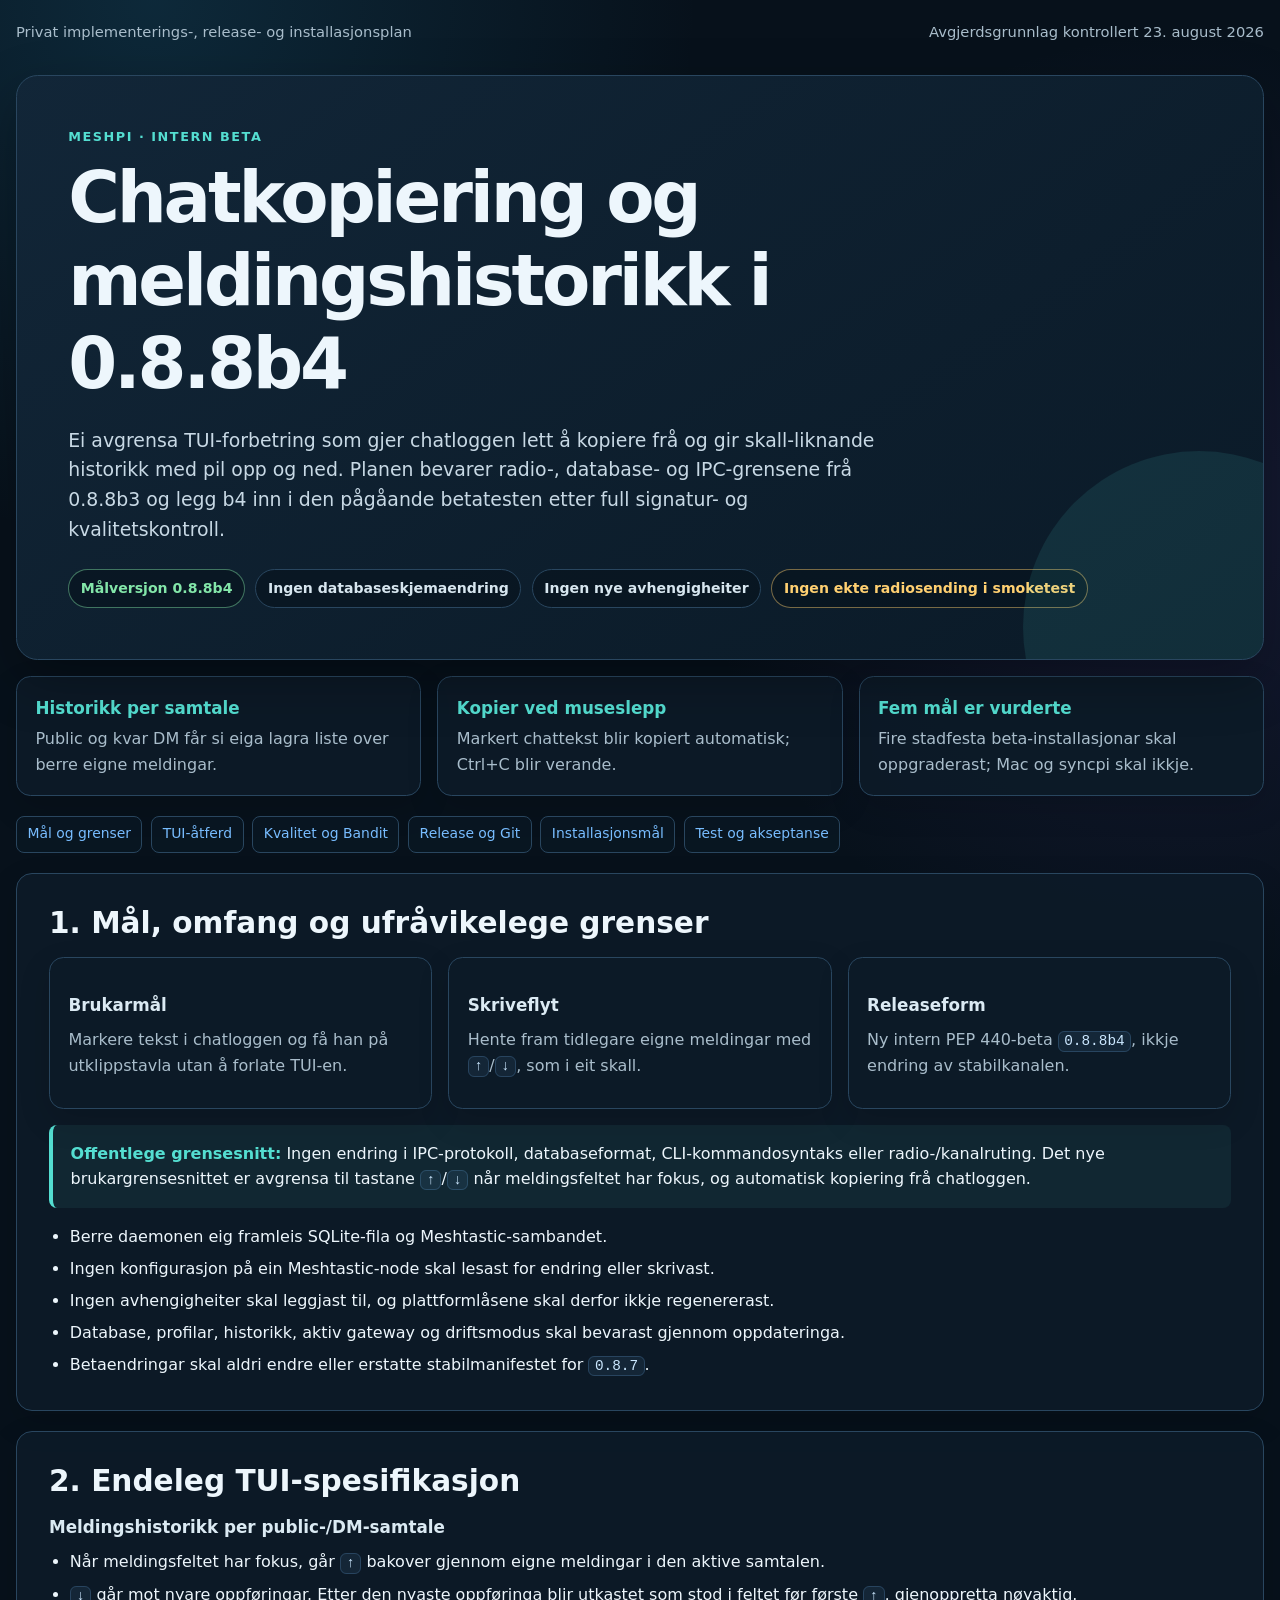
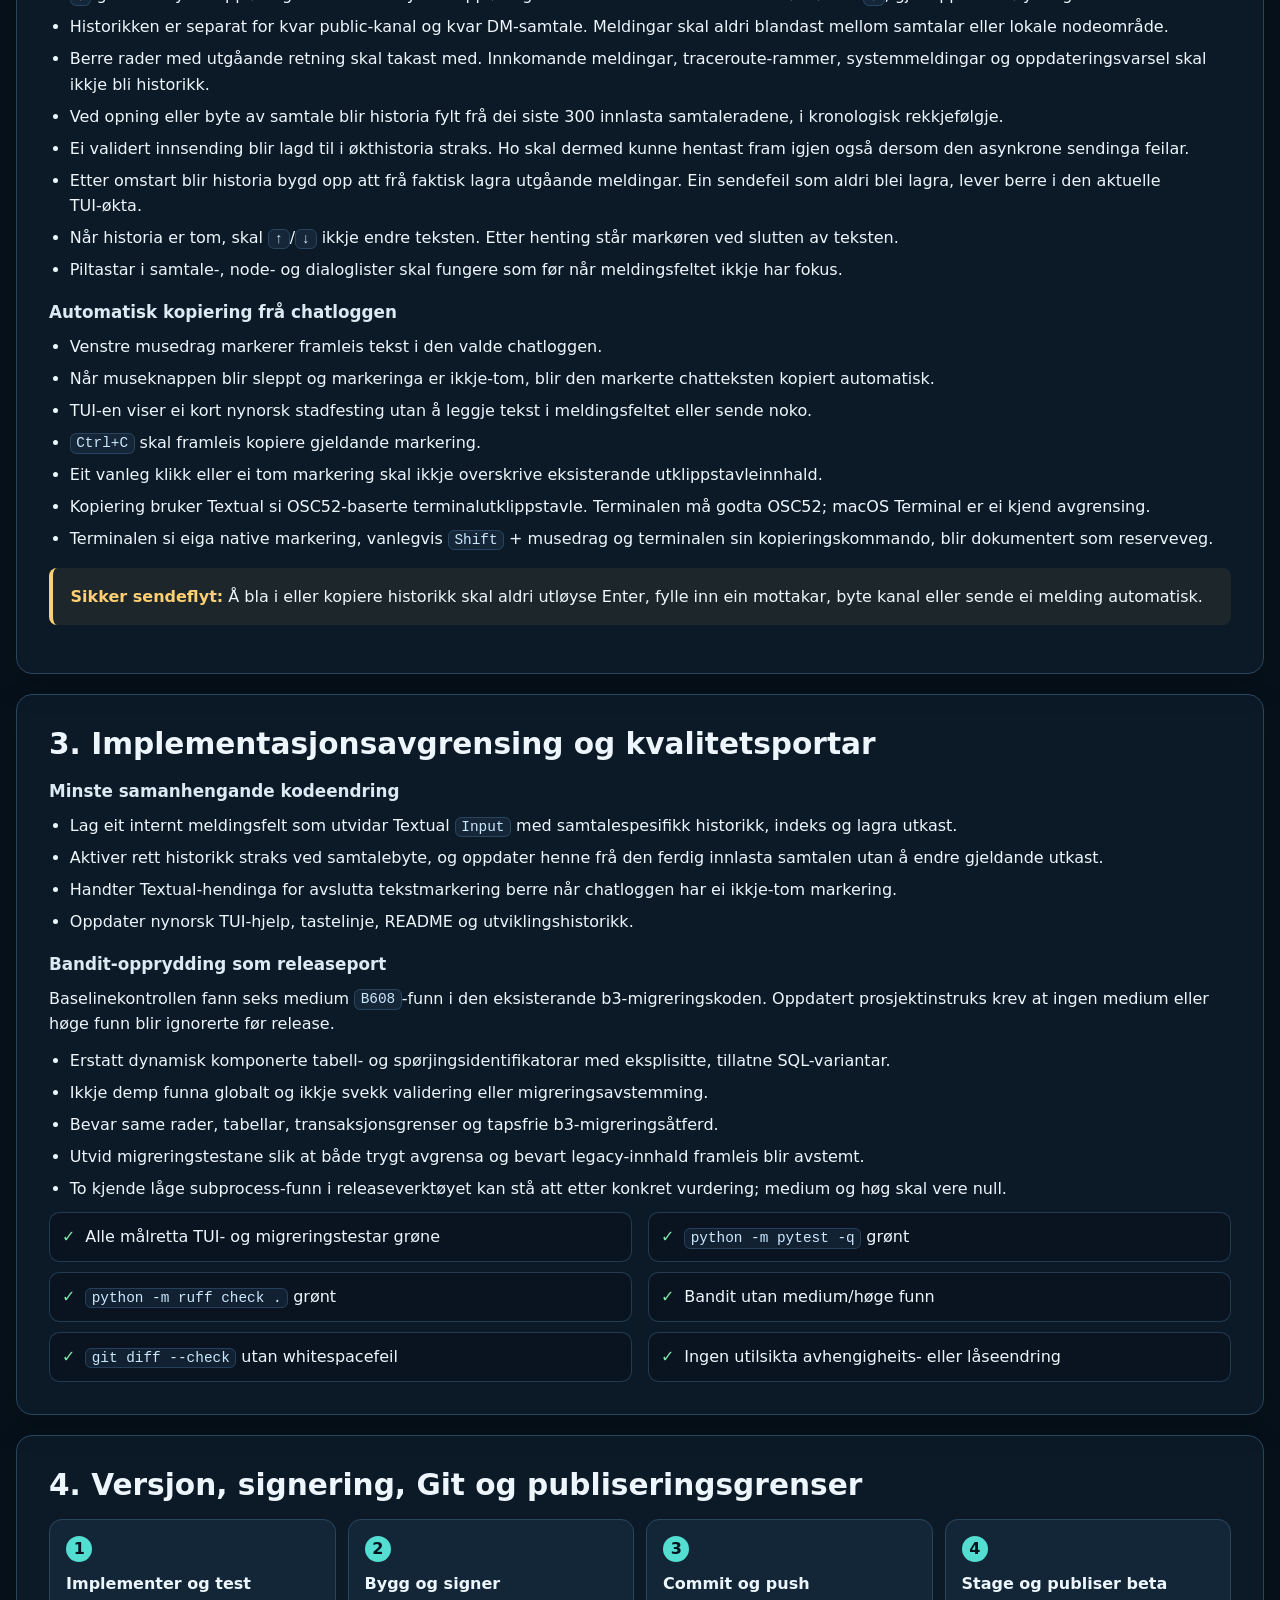
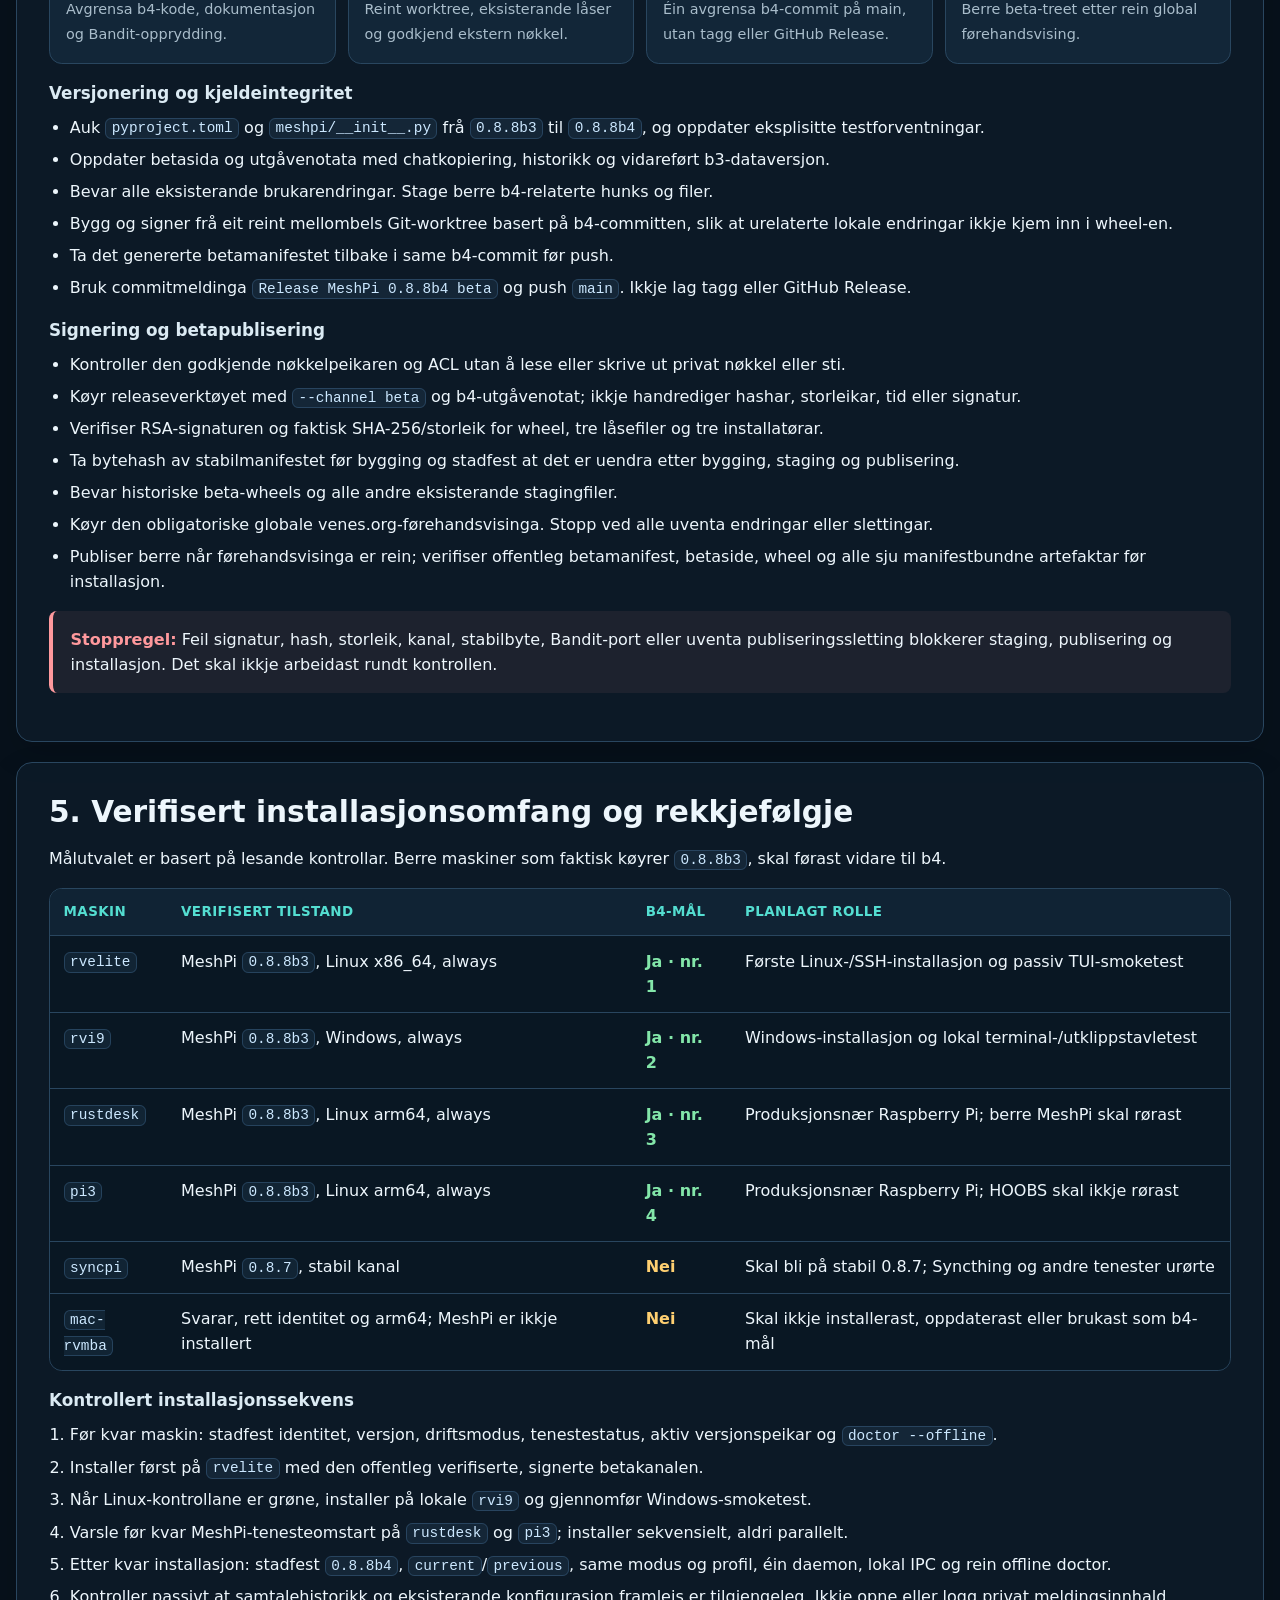
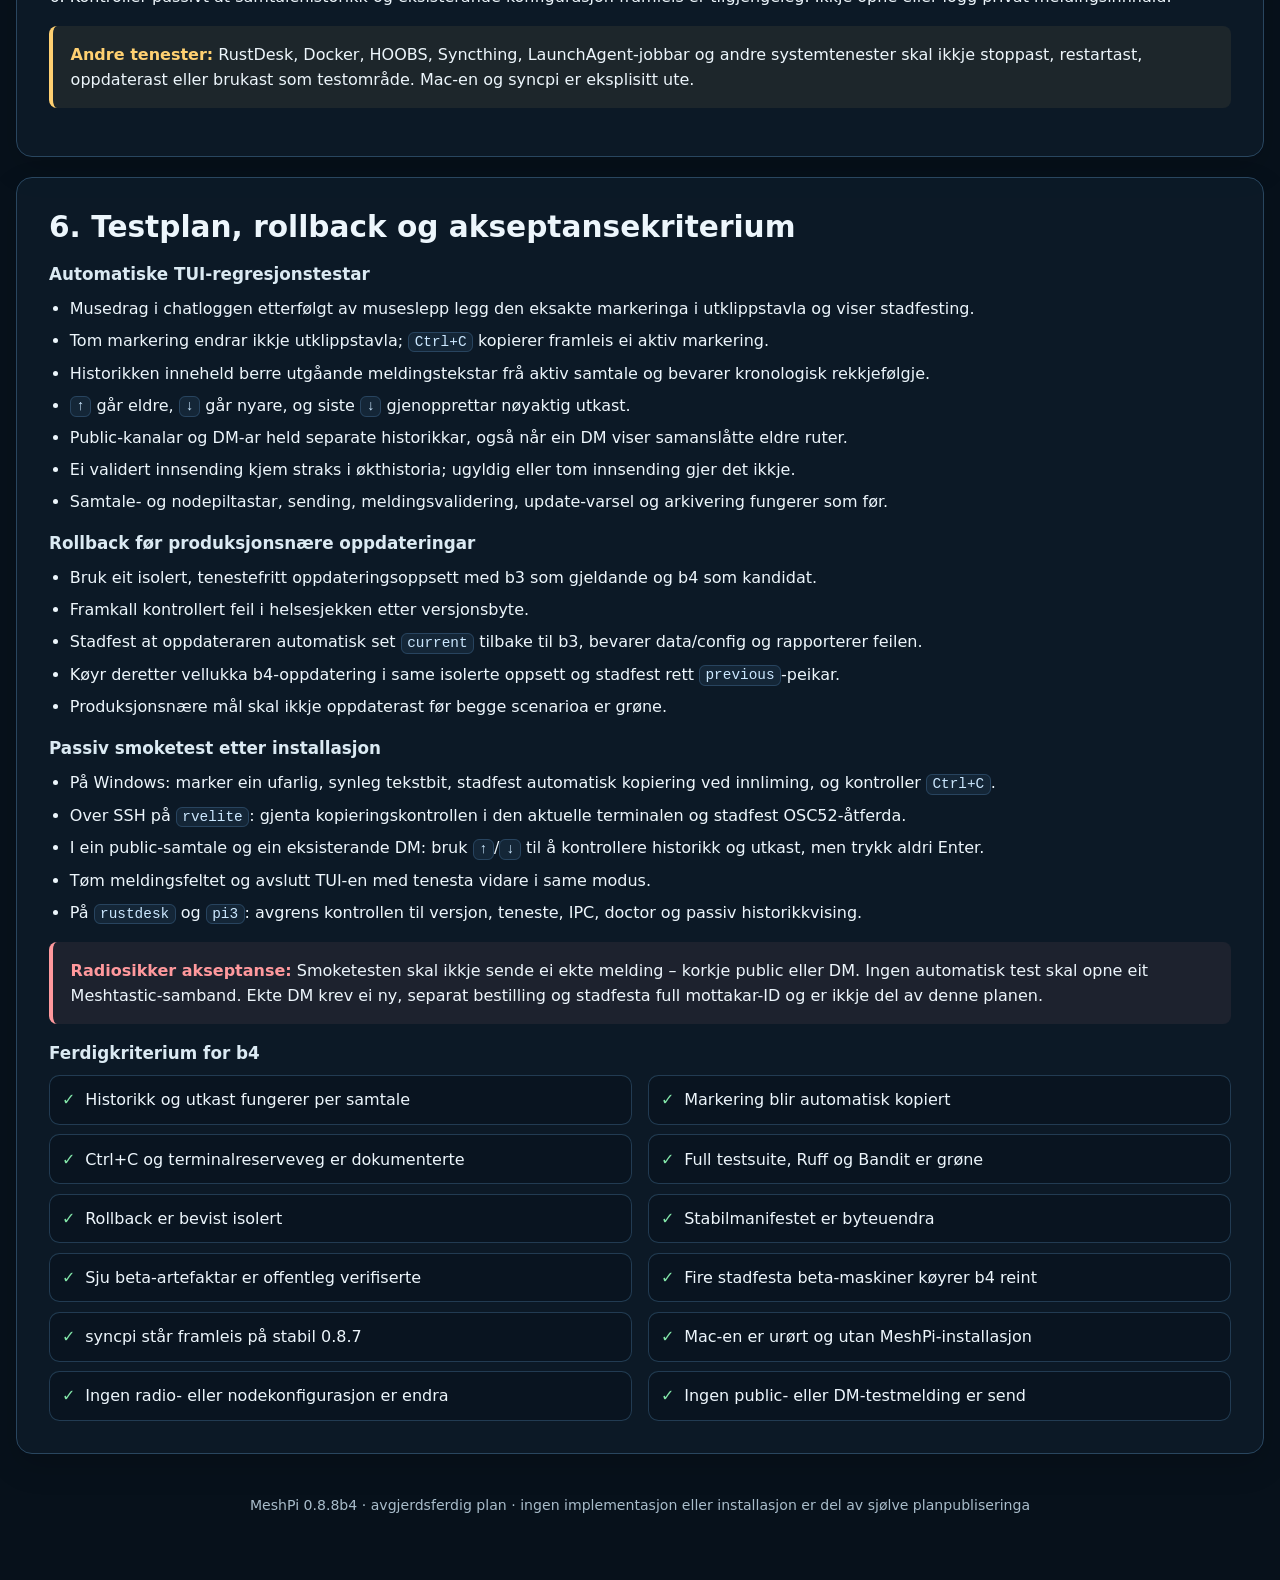
<file: docs/plans/meshpi-0.8.8b4-chat-plan.html>
<!doctype html>
<html lang="nn">
  <head>
    <meta charset="utf-8">
    <meta name="viewport" content="width=device-width, initial-scale=1">
    <meta name="robots" content="noindex, nofollow">
    <meta name="color-scheme" content="dark">
    <title>MeshPi 0.8.8b4 – chatkopiering og meldingshistorikk</title>
    <style>
      :root {
        color-scheme: dark;
        --bg: #07111b;
        --panel: #0d1b28;
        --panel-strong: #122638;
        --line: #29465f;
        --text: #edf6fc;
        --muted: #a9bdcb;
        --blue: #78bdff;
        --cyan: #54ded1;
        --green: #83e6a9;
        --amber: #ffd071;
        --red: #ff999d;
        --violet: #c7adff;
        --shadow: 0 20px 54px rgb(0 0 0 / 28%);
        font-family: Inter, ui-sans-serif, system-ui, -apple-system,
          BlinkMacSystemFont, "Segoe UI", sans-serif;
      }

      * { box-sizing: border-box; }

      html { scroll-behavior: smooth; }

      body {
        margin: 0;
        background:
          radial-gradient(circle at 12% 0%, rgb(35 126 166 / 22%), transparent 34rem),
          radial-gradient(circle at 92% 8%, rgb(92 66 164 / 18%), transparent 30rem),
          var(--bg);
        color: var(--text);
        line-height: 1.58;
      }

      a { color: var(--blue); }

      code {
        padding: .08rem .34rem;
        border: 1px solid rgb(120 189 255 / 20%);
        border-radius: .38rem;
        background: rgb(120 189 255 / 8%);
        color: #cce8ff;
        font-family: "Cascadia Code", "SFMono-Regular", Consolas, monospace;
        font-size: .9em;
      }

      .page {
        width: min(78rem, calc(100% - 2rem));
        margin: 0 auto;
        padding: 1.25rem 0 4rem;
      }

      .topbar {
        display: flex;
        align-items: center;
        justify-content: space-between;
        gap: 1rem;
        margin-bottom: 2rem;
        color: var(--muted);
        font-size: .92rem;
      }

      .topbar a { text-decoration: none; }

      .hero {
        position: relative;
        overflow: hidden;
        padding: clamp(1.5rem, 4vw, 3.2rem);
        border: 1px solid var(--line);
        border-radius: 1.35rem;
        background: linear-gradient(145deg, rgb(18 38 56 / 96%), rgb(10 26 39 / 96%));
        box-shadow: var(--shadow);
      }

      .hero::after {
        position: absolute;
        inset: auto -7rem -9rem auto;
        width: 22rem;
        height: 22rem;
        border-radius: 50%;
        background: rgb(84 222 209 / 10%);
        content: "";
      }

      .eyebrow {
        margin: 0 0 .6rem;
        color: var(--cyan);
        font-size: .8rem;
        font-weight: 800;
        letter-spacing: .12em;
        text-transform: uppercase;
      }

      h1, h2, h3 { line-height: 1.18; }

      h1 {
        max-width: 18ch;
        margin: 0;
        font-size: clamp(2.1rem, 6vw, 4.4rem);
        letter-spacing: -.045em;
      }

      .lead {
        max-width: 70ch;
        margin: 1.2rem 0 0;
        color: #c8d9e5;
        font-size: clamp(1rem, 2vw, 1.18rem);
      }

      .badges {
        display: flex;
        flex-wrap: wrap;
        gap: .65rem;
        margin-top: 1.5rem;
      }

      .badge {
        padding: .46rem .72rem;
        border: 1px solid var(--line);
        border-radius: 999px;
        background: rgb(7 17 27 / 55%);
        color: #d7e6ef;
        font-size: .88rem;
        font-weight: 700;
      }

      .badge.green { border-color: rgb(131 230 169 / 45%); color: var(--green); }
      .badge.amber { border-color: rgb(255 208 113 / 45%); color: var(--amber); }

      .summary-grid,
      .card-grid {
        display: grid;
        grid-template-columns: repeat(3, minmax(0, 1fr));
        gap: 1rem;
        margin-top: 1rem;
      }

      .summary-card,
      .card,
      section {
        border: 1px solid var(--line);
        background: rgb(13 27 40 / 92%);
        box-shadow: 0 12px 32px rgb(0 0 0 / 14%);
      }

      .summary-card,
      .card {
        padding: 1.15rem;
        border-radius: .9rem;
      }

      .summary-card strong {
        display: block;
        margin-bottom: .28rem;
        color: var(--cyan);
        font-size: 1.05rem;
      }

      .summary-card span,
      .card p { color: var(--muted); }

      nav {
        display: flex;
        flex-wrap: wrap;
        gap: .55rem;
        margin: 1.2rem 0 0;
      }

      nav a {
        padding: .42rem .65rem;
        border: 1px solid var(--line);
        border-radius: .5rem;
        background: rgb(9 23 35 / 85%);
        text-decoration: none;
        font-size: .87rem;
      }

      main > section {
        margin-top: 1.25rem;
        padding: clamp(1.2rem, 3vw, 2rem);
        border-radius: 1rem;
      }

      section h2 {
        margin: 0 0 1rem;
        font-size: clamp(1.35rem, 3vw, 1.85rem);
      }

      h3 {
        margin: 1.25rem 0 .5rem;
        color: #dbeaf3;
        font-size: 1.05rem;
      }

      p { margin: .7rem 0; }

      ul, ol {
        margin: .7rem 0 0;
        padding-left: 1.3rem;
      }

      li + li { margin-top: .42rem; }

      .decision {
        margin: 1rem 0;
        padding: 1rem 1.1rem;
        border-left: .3rem solid var(--cyan);
        border-radius: .5rem;
        background: rgb(84 222 209 / 7%);
      }

      .warning {
        border-left-color: var(--amber);
        background: rgb(255 208 113 / 7%);
      }

      .stop {
        border-left-color: var(--red);
        background: rgb(255 153 157 / 7%);
      }

      .decision strong { color: var(--cyan); }
      .warning strong { color: var(--amber); }
      .stop strong { color: var(--red); }

      .table-wrap {
        overflow-x: auto;
        margin-top: 1rem;
        border: 1px solid var(--line);
        border-radius: .8rem;
      }

      table {
        width: 100%;
        border-collapse: collapse;
        min-width: 44rem;
        background: rgb(8 22 33 / 55%);
      }

      th, td {
        padding: .78rem .85rem;
        border-bottom: 1px solid var(--line);
        text-align: left;
        vertical-align: top;
      }

      th {
        color: var(--cyan);
        background: rgb(18 38 56 / 85%);
        font-size: .84rem;
        letter-spacing: .03em;
        text-transform: uppercase;
      }

      tr:last-child td { border-bottom: 0; }

      .yes { color: var(--green); font-weight: 800; }
      .no { color: var(--amber); font-weight: 800; }

      .flow {
        display: grid;
        grid-template-columns: repeat(4, minmax(0, 1fr));
        gap: .75rem;
        margin-top: 1rem;
      }

      .step {
        position: relative;
        padding: 1rem;
        border: 1px solid var(--line);
        border-radius: .8rem;
        background: var(--panel-strong);
      }

      .step b {
        display: inline-grid;
        place-items: center;
        width: 1.65rem;
        height: 1.65rem;
        margin-bottom: .55rem;
        border-radius: 50%;
        background: var(--cyan);
        color: #06131d;
      }

      .step strong { display: block; }
      .step span { color: var(--muted); font-size: .9rem; }

      .checks {
        display: grid;
        grid-template-columns: repeat(2, minmax(0, 1fr));
        gap: .6rem 1rem;
        padding: 0;
        list-style: none;
      }

      .checks li {
        position: relative;
        margin: 0;
        padding: .7rem .75rem .7rem 2.2rem;
        border: 1px solid rgb(41 70 95 / 80%);
        border-radius: .65rem;
        background: rgb(7 17 27 / 45%);
      }

      .checks li::before {
        position: absolute;
        left: .75rem;
        color: var(--green);
        content: "✓";
        font-weight: 900;
      }

      footer {
        margin-top: 1.5rem;
        padding: 1rem 0;
        color: var(--muted);
        text-align: center;
        font-size: .88rem;
      }

      @media (max-width: 850px) {
        .summary-grid, .card-grid, .flow { grid-template-columns: 1fr 1fr; }
      }

      @media (max-width: 560px) {
        .page { width: min(100% - 1rem, 78rem); }
        .topbar { align-items: flex-start; flex-direction: column; }
        .summary-grid, .card-grid, .flow, .checks { grid-template-columns: 1fr; }
        .hero { border-radius: .95rem; }
        h1 { overflow-wrap: anywhere; }
        main > section { padding: 1rem; }

        .table-wrap { overflow: visible; border: 0; }

        table,
        tbody,
        tr,
        td {
          display: block;
          width: 100%;
          min-width: 0;
        }

        table { background: transparent; }
        thead { display: none; }

        tr {
          margin-bottom: .75rem;
          padding: .6rem .7rem;
          border: 1px solid var(--line);
          border-radius: .7rem;
          background: rgb(8 22 33 / 55%);
        }

        td {
          padding: .4rem 0;
          border-bottom: 1px solid rgb(41 70 95 / 65%);
          overflow-wrap: anywhere;
        }

        td:last-child { border-bottom: 0; }

        td::before {
          display: block;
          margin-bottom: .12rem;
          color: var(--cyan);
          content: attr(data-label);
          font-size: .72rem;
          font-weight: 800;
          letter-spacing: .04em;
          text-transform: uppercase;
        }
      }

      @media print {
        body { background: white; color: #14212b; }
        .hero, section, .summary-card, .card, .step {
          border-color: #b9c5cc;
          background: white;
          box-shadow: none;
        }
        .topbar, .lead, .summary-card span, .card p, .step span, footer { color: #465a67; }
        a, h2, th, .eyebrow { color: #075d67; }
        nav { display: none; }
      }
    </style>
  </head>
  <body>
    <div class="page">
      <header>
        <div class="topbar">
          <span>Privat implementerings-, release- og installasjonsplan</span>
          <span>Avgjerdsgrunnlag kontrollert 23. august 2026</span>
        </div>

        <div class="hero">
          <p class="eyebrow">MeshPi · intern beta</p>
          <h1>Chatkopiering og meldingshistorikk i 0.8.8b4</h1>
          <p class="lead">
            Ei avgrensa TUI-forbetring som gjer chatloggen lett å kopiere frå og
            gir skall-liknande historikk med pil opp og ned. Planen bevarer
            radio-, database- og IPC-grensene frå 0.8.8b3 og legg b4 inn i den
            pågåande betatesten etter full signatur- og kvalitetskontroll.
          </p>
          <div class="badges">
            <span class="badge green">Målversjon 0.8.8b4</span>
            <span class="badge">Ingen databaseskjemaendring</span>
            <span class="badge">Ingen nye avhengigheiter</span>
            <span class="badge amber">Ingen ekte radiosending i smoketest</span>
          </div>
        </div>

        <div class="summary-grid" aria-label="Hovudavgjerder">
          <div class="summary-card">
            <strong>Historikk per samtale</strong>
            <span>Public og kvar DM får si eiga lagra liste over berre eigne meldingar.</span>
          </div>
          <div class="summary-card">
            <strong>Kopier ved museslepp</strong>
            <span>Markert chattekst blir kopiert automatisk; Ctrl+C blir verande.</span>
          </div>
          <div class="summary-card">
            <strong>Fem mål er vurderte</strong>
            <span>Fire stadfesta beta-installasjonar skal oppgraderast; Mac og syncpi skal ikkje.</span>
          </div>
        </div>

        <nav aria-label="Innhald">
          <a href="#mal">Mål og grenser</a>
          <a href="#atferd">TUI-åtferd</a>
          <a href="#kvalitet">Kvalitet og Bandit</a>
          <a href="#release">Release og Git</a>
          <a href="#maskiner">Installasjonsmål</a>
          <a href="#test">Test og akseptanse</a>
        </nav>
      </header>

      <main>
        <section id="mal">
          <h2>1. Mål, omfang og ufråvikelege grenser</h2>
          <div class="card-grid">
            <div class="card">
              <h3>Brukarmål</h3>
              <p>Markere tekst i chatloggen og få han på utklippstavla utan å forlate TUI-en.</p>
            </div>
            <div class="card">
              <h3>Skriveflyt</h3>
              <p>Hente fram tidlegare eigne meldingar med <code>↑</code>/<code>↓</code>, som i eit skall.</p>
            </div>
            <div class="card">
              <h3>Releaseform</h3>
              <p>Ny intern PEP 440-beta <code>0.8.8b4</code>, ikkje endring av stabilkanalen.</p>
            </div>
          </div>

          <div class="decision">
            <strong>Offentlege grensesnitt:</strong> Ingen endring i IPC-protokoll,
            databaseformat, CLI-kommandosyntaks eller radio-/kanalruting. Det nye
            brukargrensesnittet er avgrensa til tastane <code>↑</code>/<code>↓</code>
            når meldingsfeltet har fokus, og automatisk kopiering frå chatloggen.
          </div>

          <ul>
            <li>Berre daemonen eig framleis SQLite-fila og Meshtastic-sambandet.</li>
            <li>Ingen konfigurasjon på ein Meshtastic-node skal lesast for endring eller skrivast.</li>
            <li>Ingen avhengigheiter skal leggjast til, og plattformlåsene skal derfor ikkje regenererast.</li>
            <li>Database, profilar, historikk, aktiv gateway og driftsmodus skal bevarast gjennom oppdateringa.</li>
            <li>Betaendringar skal aldri endre eller erstatte stabilmanifestet for <code>0.8.7</code>.</li>
          </ul>
        </section>

        <section id="atferd">
          <h2>2. Endeleg TUI-spesifikasjon</h2>

          <h3>Meldingshistorikk per public-/DM-samtale</h3>
          <ul>
            <li>Når meldingsfeltet har fokus, går <code>↑</code> bakover gjennom eigne meldingar i den aktive samtalen.</li>
            <li><code>↓</code> går mot nyare oppføringar. Etter den nyaste oppføringa blir utkastet som stod i feltet før første <code>↑</code>, gjenoppretta nøyaktig.</li>
            <li>Historikken er separat for kvar public-kanal og kvar DM-samtale. Meldingar skal aldri blandast mellom samtalar eller lokale nodeområde.</li>
            <li>Berre rader med utgåande retning skal takast med. Innkomande meldingar, traceroute-rammer, systemmeldingar og oppdateringsvarsel skal ikkje bli historikk.</li>
            <li>Ved opning eller byte av samtale blir historia fylt frå dei siste 300 innlasta samtaleradene, i kronologisk rekkjefølgje.</li>
            <li>Ei validert innsending blir lagd til i økthistoria straks. Ho skal dermed kunne hentast fram igjen også dersom den asynkrone sendinga feilar.</li>
            <li>Etter omstart blir historia bygd opp att frå faktisk lagra utgåande meldingar. Ein sendefeil som aldri blei lagra, lever berre i den aktuelle TUI-økta.</li>
            <li>Når historia er tom, skal <code>↑</code>/<code>↓</code> ikkje endre teksten. Etter henting står markøren ved slutten av teksten.</li>
            <li>Piltastar i samtale-, node- og dialoglister skal fungere som før når meldingsfeltet ikkje har fokus.</li>
          </ul>

          <h3>Automatisk kopiering frå chatloggen</h3>
          <ul>
            <li>Venstre musedrag markerer framleis tekst i den valde chatloggen.</li>
            <li>Når museknappen blir sleppt og markeringa er ikkje-tom, blir den markerte chatteksten kopiert automatisk.</li>
            <li>TUI-en viser ei kort nynorsk stadfesting utan å leggje tekst i meldingsfeltet eller sende noko.</li>
            <li><code>Ctrl+C</code> skal framleis kopiere gjeldande markering.</li>
            <li>Eit vanleg klikk eller ei tom markering skal ikkje overskrive eksisterande utklippstavleinnhald.</li>
            <li>Kopiering bruker Textual si OSC52-baserte terminalutklippstavle. Terminalen må godta OSC52; macOS Terminal er ei kjend avgrensing.</li>
            <li>Terminalen si eiga native markering, vanlegvis <code>Shift</code> + musedrag og terminalen sin kopieringskommando, blir dokumentert som reserveveg.</li>
          </ul>

          <div class="warning decision">
            <strong>Sikker sendeflyt:</strong> Å bla i eller kopiere historikk skal aldri
            utløyse Enter, fylle inn ein mottakar, byte kanal eller sende ei melding automatisk.
          </div>
        </section>

        <section id="kvalitet">
          <h2>3. Implementasjonsavgrensing og kvalitetsportar</h2>

          <h3>Minste samanhengande kodeendring</h3>
          <ul>
            <li>Lag eit internt meldingsfelt som utvidar Textual <code>Input</code> med samtalespesifikk historikk, indeks og lagra utkast.</li>
            <li>Aktiver rett historikk straks ved samtalebyte, og oppdater henne frå den ferdig innlasta samtalen utan å endre gjeldande utkast.</li>
            <li>Handter Textual-hendinga for avslutta tekstmarkering berre når chatloggen har ei ikkje-tom markering.</li>
            <li>Oppdater nynorsk TUI-hjelp, tastelinje, README og utviklingshistorikk.</li>
          </ul>

          <h3>Bandit-opprydding som releaseport</h3>
          <p>
            Baselinekontrollen fann seks medium <code>B608</code>-funn i den
            eksisterande b3-migreringskoden. Oppdatert prosjektinstruks krev at ingen
            medium eller høge funn blir ignorerte før release.
          </p>
          <ul>
            <li>Erstatt dynamisk komponerte tabell- og spørjingsidentifikatorar med eksplisitte, tillatne SQL-variantar.</li>
            <li>Ikkje demp funna globalt og ikkje svekk validering eller migreringsavstemming.</li>
            <li>Bevar same rader, tabellar, transaksjonsgrenser og tapsfrie b3-migreringsåtferd.</li>
            <li>Utvid migreringstestane slik at både trygt avgrensa og bevart legacy-innhald framleis blir avstemt.</li>
            <li>To kjende låge subprocess-funn i releaseverktøyet kan stå att etter konkret vurdering; medium og høg skal vere null.</li>
          </ul>

          <ul class="checks" aria-label="Lokale kvalitetsportar">
            <li>Alle målretta TUI- og migreringstestar grøne</li>
            <li><code>python -m pytest -q</code> grønt</li>
            <li><code>python -m ruff check .</code> grønt</li>
            <li>Bandit utan medium/høge funn</li>
            <li><code>git diff --check</code> utan whitespacefeil</li>
            <li>Ingen utilsikta avhengigheits- eller låseendring</li>
          </ul>
        </section>

        <section id="release">
          <h2>4. Versjon, signering, Git og publiseringsgrenser</h2>

          <div class="flow" aria-label="Releaseflyt">
            <div class="step"><b>1</b><strong>Implementer og test</strong><span>Avgrensa b4-kode, dokumentasjon og Bandit-opprydding.</span></div>
            <div class="step"><b>2</b><strong>Bygg og signer</strong><span>Reint worktree, eksisterande låser og godkjend ekstern nøkkel.</span></div>
            <div class="step"><b>3</b><strong>Commit og push</strong><span>Éin avgrensa b4-commit på main, utan tagg eller GitHub Release.</span></div>
            <div class="step"><b>4</b><strong>Stage og publiser beta</strong><span>Berre beta-treet etter rein global førehandsvising.</span></div>
          </div>

          <h3>Versjonering og kjeldeintegritet</h3>
          <ul>
            <li>Auk <code>pyproject.toml</code> og <code>meshpi/__init__.py</code> frå <code>0.8.8b3</code> til <code>0.8.8b4</code>, og oppdater eksplisitte testforventningar.</li>
            <li>Oppdater betasida og utgåvenotata med chatkopiering, historikk og vidareført b3-dataversjon.</li>
            <li>Bevar alle eksisterande brukarendringar. Stage berre b4-relaterte hunks og filer.</li>
            <li>Bygg og signer frå eit reint mellombels Git-worktree basert på b4-committen, slik at urelaterte lokale endringar ikkje kjem inn i wheel-en.</li>
            <li>Ta det genererte betamanifestet tilbake i same b4-commit før push.</li>
            <li>Bruk commitmeldinga <code>Release MeshPi 0.8.8b4 beta</code> og push <code>main</code>. Ikkje lag tagg eller GitHub Release.</li>
          </ul>

          <h3>Signering og betapublisering</h3>
          <ul>
            <li>Kontroller den godkjende nøkkelpeikaren og ACL utan å lese eller skrive ut privat nøkkel eller sti.</li>
            <li>Køyr releaseverktøyet med <code>--channel beta</code> og b4-utgåvenotat; ikkje handrediger hashar, storleikar, tid eller signatur.</li>
            <li>Verifiser RSA-signaturen og faktisk SHA-256/storleik for wheel, tre låsefiler og tre installatørar.</li>
            <li>Ta bytehash av stabilmanifestet før bygging og stadfest at det er uendra etter bygging, staging og publisering.</li>
            <li>Bevar historiske beta-wheels og alle andre eksisterande stagingfiler.</li>
            <li>Køyr den obligatoriske globale venes.org-førehandsvisinga. Stopp ved alle uventa endringar eller slettingar.</li>
            <li>Publiser berre når førehandsvisinga er rein; verifiser offentleg betamanifest, betaside, wheel og alle sju manifestbundne artefaktar før installasjon.</li>
          </ul>

          <div class="stop decision">
            <strong>Stoppregel:</strong> Feil signatur, hash, storleik, kanal, stabilbyte,
            Bandit-port eller uventa publiseringssletting blokkerer staging, publisering
            og installasjon. Det skal ikkje arbeidast rundt kontrollen.
          </div>
        </section>

        <section id="maskiner">
          <h2>5. Verifisert installasjonsomfang og rekkjefølgje</h2>
          <p>
            Målutvalet er basert på lesande kontrollar. Berre maskiner som faktisk
            køyrer <code>0.8.8b3</code>, skal førast vidare til b4.
          </p>

          <div class="table-wrap">
            <table>
              <thead>
                <tr>
                  <th>Maskin</th>
                  <th>Verifisert tilstand</th>
                  <th>B4-mål</th>
                  <th>Planlagt rolle</th>
                </tr>
              </thead>
              <tbody>
                <tr>
                  <td data-label="Maskin"><code>rvelite</code></td>
                  <td data-label="Verifisert tilstand">MeshPi <code>0.8.8b3</code>, Linux x86_64, always</td>
                  <td data-label="B4-mål" class="yes">Ja · nr. 1</td>
                  <td data-label="Planlagt rolle">Første Linux-/SSH-installasjon og passiv TUI-smoketest</td>
                </tr>
                <tr>
                  <td data-label="Maskin"><code>rvi9</code></td>
                  <td data-label="Verifisert tilstand">MeshPi <code>0.8.8b3</code>, Windows, always</td>
                  <td data-label="B4-mål" class="yes">Ja · nr. 2</td>
                  <td data-label="Planlagt rolle">Windows-installasjon og lokal terminal-/utklippstavletest</td>
                </tr>
                <tr>
                  <td data-label="Maskin"><code>rustdesk</code></td>
                  <td data-label="Verifisert tilstand">MeshPi <code>0.8.8b3</code>, Linux arm64, always</td>
                  <td data-label="B4-mål" class="yes">Ja · nr. 3</td>
                  <td data-label="Planlagt rolle">Produksjonsnær Raspberry Pi; berre MeshPi skal rørast</td>
                </tr>
                <tr>
                  <td data-label="Maskin"><code>pi3</code></td>
                  <td data-label="Verifisert tilstand">MeshPi <code>0.8.8b3</code>, Linux arm64, always</td>
                  <td data-label="B4-mål" class="yes">Ja · nr. 4</td>
                  <td data-label="Planlagt rolle">Produksjonsnær Raspberry Pi; HOOBS skal ikkje rørast</td>
                </tr>
                <tr>
                  <td data-label="Maskin"><code>syncpi</code></td>
                  <td data-label="Verifisert tilstand">MeshPi <code>0.8.7</code>, stabil kanal</td>
                  <td data-label="B4-mål" class="no">Nei</td>
                  <td data-label="Planlagt rolle">Skal bli på stabil 0.8.7; Syncthing og andre tenester urørte</td>
                </tr>
                <tr>
                  <td data-label="Maskin"><code>mac-rvmba</code></td>
                  <td data-label="Verifisert tilstand">Svarar, rett identitet og arm64; MeshPi er ikkje installert</td>
                  <td data-label="B4-mål" class="no">Nei</td>
                  <td data-label="Planlagt rolle">Skal ikkje installerast, oppdaterast eller brukast som b4-mål</td>
                </tr>
              </tbody>
            </table>
          </div>

          <h3>Kontrollert installasjonssekvens</h3>
          <ol>
            <li>Før kvar maskin: stadfest identitet, versjon, driftsmodus, tenestestatus, aktiv versjonspeikar og <code>doctor --offline</code>.</li>
            <li>Installer først på <code>rvelite</code> med den offentleg verifiserte, signerte betakanalen.</li>
            <li>Når Linux-kontrollane er grøne, installer på lokale <code>rvi9</code> og gjennomfør Windows-smoketest.</li>
            <li>Varsle før kvar MeshPi-tenesteomstart på <code>rustdesk</code> og <code>pi3</code>; installer sekvensielt, aldri parallelt.</li>
            <li>Etter kvar installasjon: stadfest <code>0.8.8b4</code>, <code>current</code>/<code>previous</code>, same modus og profil, éin daemon, lokal IPC og rein offline doctor.</li>
            <li>Kontroller passivt at samtalehistorikk og eksisterande konfigurasjon framleis er tilgjengeleg. Ikkje opne eller logg privat meldingsinnhald.</li>
          </ol>

          <div class="warning decision">
            <strong>Andre tenester:</strong> RustDesk, Docker, HOOBS, Syncthing,
            LaunchAgent-jobbar og andre systemtenester skal ikkje stoppast, restartast,
            oppdaterast eller brukast som testområde. Mac-en og syncpi er eksplisitt ute.
          </div>
        </section>

        <section id="test">
          <h2>6. Testplan, rollback og akseptansekriterium</h2>

          <h3>Automatiske TUI-regresjonstestar</h3>
          <ul>
            <li>Musedrag i chatloggen etterfølgt av museslepp legg den eksakte markeringa i utklippstavla og viser stadfesting.</li>
            <li>Tom markering endrar ikkje utklippstavla; <code>Ctrl+C</code> kopierer framleis ei aktiv markering.</li>
            <li>Historikken inneheld berre utgåande meldingstekstar frå aktiv samtale og bevarer kronologisk rekkjefølgje.</li>
            <li><code>↑</code> går eldre, <code>↓</code> går nyare, og siste <code>↓</code> gjenopprettar nøyaktig utkast.</li>
            <li>Public-kanalar og DM-ar held separate historikkar, også når ein DM viser samanslåtte eldre ruter.</li>
            <li>Ei validert innsending kjem straks i økthistoria; ugyldig eller tom innsending gjer det ikkje.</li>
            <li>Samtale- og nodepiltastar, sending, meldingsvalidering, update-varsel og arkivering fungerer som før.</li>
          </ul>

          <h3>Rollback før produksjonsnære oppdateringar</h3>
          <ul>
            <li>Bruk eit isolert, tenestefritt oppdateringsoppsett med b3 som gjeldande og b4 som kandidat.</li>
            <li>Framkall kontrollert feil i helsesjekken etter versjonsbyte.</li>
            <li>Stadfest at oppdateraren automatisk set <code>current</code> tilbake til b3, bevarer data/config og rapporterer feilen.</li>
            <li>Køyr deretter vellukka b4-oppdatering i same isolerte oppsett og stadfest rett <code>previous</code>-peikar.</li>
            <li>Produksjonsnære mål skal ikkje oppdaterast før begge scenarioa er grøne.</li>
          </ul>

          <h3>Passiv smoketest etter installasjon</h3>
          <ul>
            <li>På Windows: marker ein ufarlig, synleg tekstbit, stadfest automatisk kopiering ved innliming, og kontroller <code>Ctrl+C</code>.</li>
            <li>Over SSH på <code>rvelite</code>: gjenta kopieringskontrollen i den aktuelle terminalen og stadfest OSC52-åtferda.</li>
            <li>I ein public-samtale og ein eksisterande DM: bruk <code>↑</code>/<code>↓</code> til å kontrollere historikk og utkast, men trykk aldri Enter.</li>
            <li>Tøm meldingsfeltet og avslutt TUI-en med tenesta vidare i same modus.</li>
            <li>På <code>rustdesk</code> og <code>pi3</code>: avgrens kontrollen til versjon, teneste, IPC, doctor og passiv historikkvising.</li>
          </ul>

          <div class="stop decision">
            <strong>Radiosikker akseptanse:</strong> Smoketesten skal ikkje sende ei
            ekte melding – korkje public eller DM. Ingen automatisk test skal opne eit
            Meshtastic-samband. Ekte DM krev ei ny, separat bestilling og stadfesta full
            mottakar-ID og er ikkje del av denne planen.
          </div>

          <h3>Ferdigkriterium for b4</h3>
          <ul class="checks">
            <li>Historikk og utkast fungerer per samtale</li>
            <li>Markering blir automatisk kopiert</li>
            <li>Ctrl+C og terminalreserveveg er dokumenterte</li>
            <li>Full testsuite, Ruff og Bandit er grøne</li>
            <li>Rollback er bevist isolert</li>
            <li>Stabilmanifestet er byteuendra</li>
            <li>Sju beta-artefaktar er offentleg verifiserte</li>
            <li>Fire stadfesta beta-maskiner køyrer b4 reint</li>
            <li>syncpi står framleis på stabil 0.8.7</li>
            <li>Mac-en er urørt og utan MeshPi-installasjon</li>
            <li>Ingen radio- eller nodekonfigurasjon er endra</li>
            <li>Ingen public- eller DM-testmelding er send</li>
          </ul>
        </section>
      </main>

      <footer>
        MeshPi 0.8.8b4 · avgjerdsferdig plan · ingen implementasjon eller installasjon er del av sjølve planpubliseringa
      </footer>
    </div>
  </body>
</html>
</file>
<file: website/styles.css>
:root {
  color-scheme: dark;
  --background: #090d0e;
  --panel: #0e1415;
  --panel-soft: #121a1c;
  --border: #2f3b3e;
  --border-bright: #526064;
  --text: #d8dddf;
  --muted: #8e9a9e;
  --green: #58dc68;
  --green-dark: #1d6c2c;
  --cyan: #68d9f2;
  --yellow: #f3c969;
  --blue: #2386d9;
  --radius: 14px;
  --mono: "SFMono-Regular", "Cascadia Code", "Liberation Mono", Consolas, monospace;
  --sans: Inter, ui-sans-serif, system-ui, -apple-system, BlinkMacSystemFont, "Segoe UI", sans-serif;
}

* {
  box-sizing: border-box;
}

html {
  scroll-behavior: smooth;
}

body {
  margin: 0;
  min-width: 320px;
  background:
    radial-gradient(circle at 80% 5%, rgba(42, 113, 60, 0.18), transparent 30rem),
    radial-gradient(circle at 10% 30%, rgba(34, 126, 163, 0.1), transparent 28rem),
    var(--background);
  color: var(--text);
  font-family: var(--sans);
  line-height: 1.6;
}

a {
  color: var(--cyan);
  text-decoration: none;
}

a:hover {
  color: white;
}

code,
kbd,
.brand,
.eyebrow,
.terminal {
  font-family: var(--mono);
}

code {
  color: var(--cyan);
}

.skip-link {
  position: fixed;
  top: -4rem;
  left: 1rem;
  z-index: 100;
  padding: 0.7rem 1rem;
  background: var(--green);
  color: #051007;
  border-radius: 0 0 8px 8px;
}

.skip-link:focus {
  top: 0;
}

.site-header {
  position: sticky;
  top: 0;
  z-index: 20;
  display: flex;
  align-items: center;
  justify-content: space-between;
  width: min(1180px, calc(100% - 2rem));
  margin: 0 auto;
  padding: 1rem 0;
  background: rgba(9, 13, 14, 0.86);
  backdrop-filter: blur(18px);
  border-bottom: 1px solid rgba(82, 96, 100, 0.35);
  gap: 1.25rem;
}

.brand {
  display: inline-flex;
  align-items: center;
  gap: 0.55rem;
  color: var(--text);
  font-size: 1.15rem;
  font-weight: 800;
}

.brand-mark {
  color: var(--green);
  text-shadow: 0 0 18px rgba(88, 220, 104, 0.75);
}

nav {
  display: flex;
  flex: 1;
  justify-content: center;
  gap: 1.6rem;
  font-size: 0.92rem;
}

nav a {
  color: var(--muted);
}

.language-switcher {
  display: inline-flex;
  flex: 0 0 auto;
  gap: 0.2rem;
  padding: 0.25rem;
  border: 1px solid var(--border);
  border-radius: 9px;
  background: #0b1011;
}

.language-switcher button {
  min-height: 2.15rem;
  padding: 0.35rem 0.65rem;
  cursor: pointer;
  color: var(--muted);
  font: 0.78rem var(--sans);
  border: 0;
  border-radius: 6px;
  background: transparent;
}

.language-switcher button[aria-pressed="true"] {
  color: #071108;
  background: var(--green);
  font-weight: 800;
}

.language-switcher button:focus-visible,
.platform-tabs button:focus-visible,
.command-box button:focus-visible {
  outline: 2px solid var(--cyan);
  outline-offset: 2px;
}

main,
footer {
  width: min(1180px, calc(100% - 2rem));
  margin-inline: auto;
}

.hero {
  display: grid;
  grid-template-columns: minmax(0, 0.84fr) minmax(580px, 1.4fr);
  gap: 3.5rem;
  align-items: center;
  min-height: 760px;
  padding: 5rem 0 6rem;
}

.eyebrow,
.section-heading > span,
.section-kicker {
  display: inline-flex;
  align-items: center;
  gap: 0.55rem;
  color: var(--green);
  font-size: 0.78rem;
  font-weight: 800;
  letter-spacing: 0.12em;
  text-transform: uppercase;
}

.status-dot {
  width: 0.55rem;
  height: 0.55rem;
  background: var(--green);
  border-radius: 999px;
  box-shadow: 0 0 12px var(--green);
}

h1,
h2,
h3,
p {
  margin-top: 0;
}

h1 {
  margin: 1.1rem 0 1.4rem;
  font-size: clamp(3.2rem, 6vw, 5.7rem);
  line-height: 0.98;
  letter-spacing: -0.055em;
}

h1 span {
  color: var(--green);
}

h1 .heading-line {
  color: inherit;
}

h2 {
  margin-bottom: 1rem;
  font-size: clamp(2.1rem, 4vw, 3.5rem);
  line-height: 1.08;
  letter-spacing: -0.04em;
}

h3 {
  line-height: 1.25;
}

.lead {
  max-width: 42rem;
  color: #acb5b8;
  font-size: 1.1rem;
}

.hero-actions,
.badges,
.release-links {
  display: flex;
  flex-wrap: wrap;
  gap: 0.75rem;
}

.hero-actions {
  margin: 2rem 0 1.5rem;
}

.button {
  display: inline-flex;
  min-height: 3rem;
  align-items: center;
  justify-content: center;
  padding: 0.7rem 1.2rem;
  border: 1px solid var(--border-bright);
  border-radius: 9px;
  font-weight: 750;
}

.button.primary {
  background: var(--green);
  color: #061108;
  border-color: var(--green);
}

.button.secondary {
  color: var(--text);
  background: rgba(18, 26, 28, 0.7);
}

.badges {
  padding: 0;
  list-style: none;
}

.badges li {
  padding: 0.28rem 0.68rem;
  color: var(--muted);
  font: 0.76rem var(--mono);
  border: 1px solid var(--border);
  border-radius: 999px;
}

.terminal {
  overflow: hidden;
  border: 1px solid var(--border-bright);
  border-radius: var(--radius);
  background: #090d0e;
  box-shadow: 0 28px 80px rgba(0, 0, 0, 0.42), 0 0 0 1px rgba(88, 220, 104, 0.05);
  transform: perspective(1100px) rotateY(-2deg) rotateX(1deg);
}

.terminal-bar {
  display: grid;
  grid-template-columns: repeat(3, 11px) 1fr;
  gap: 8px;
  align-items: center;
  min-height: 38px;
  padding: 0 14px;
  background: #151a1b;
  border-bottom: 1px solid var(--border);
}

.terminal-bar span {
  width: 11px;
  height: 11px;
  border-radius: 50%;
  background: #ff625c;
}

.terminal-bar span:nth-child(2) {
  background: #f5bd4f;
}

.terminal-bar span:nth-child(3) {
  background: #46c957;
}

.terminal-bar strong {
  justify-self: center;
  margin-left: -57px;
  color: #bfc7c9;
  font-size: 0.78rem;
}

.terminal-status {
  margin: 8px;
  padding: 8px 12px;
  color: #b9c1c4;
  border: 1px solid var(--border);
  border-radius: 7px;
  font-size: 0.7rem;
}

.terminal-status b,
.terminal-status i {
  color: var(--green);
  font-style: normal;
}

.terminal-status i {
  margin-left: 1rem;
}

.terminal-status span {
  float: right;
  color: var(--cyan);
}

.terminal-grid {
  display: grid;
  grid-template-columns: 0.8fr 1.6fr 0.9fr;
  min-height: 420px;
}

.terminal-grid > div {
  border: 1px solid var(--border);
  border-bottom: 0;
  border-left: 0;
}

.terminal-grid > div:last-child {
  border-right: 0;
}

.terminal h3 {
  margin: 0;
  padding: 8px 10px;
  color: var(--green);
  font-size: 0.72rem;
  border-bottom: 1px solid var(--border);
}

.terminal-list > div,
.terminal-nodes > div {
  padding: 9px 10px;
  font-size: 0.68rem;
}

.terminal small {
  display: block;
  margin-left: 1rem;
  color: var(--muted);
}

.terminal .selected {
  background: #176da7;
  color: white;
}

.terminal-chat {
  position: relative;
  padding-bottom: 48px;
}

.terminal-chat p {
  padding: 10px 12px;
  color: #e0e4e5;
  font-size: 0.68rem;
  border-bottom: 1px dashed var(--border);
}

.terminal-chat time {
  color: var(--cyan);
}

.terminal-chat b {
  color: #79daf0;
}

.terminal-chat em {
  color: var(--green);
  font-style: normal;
}

.terminal-input {
  position: absolute;
  right: 10px;
  bottom: 10px;
  left: 10px;
  padding: 8px;
  color: #687276;
  font-size: 0.66rem;
  border: 1px solid var(--border-bright);
  border-radius: 5px;
}

.terminal-nodes dl {
  display: grid;
  grid-template-columns: 1fr 1.2fr;
  gap: 3px 8px;
  margin: 0;
  padding: 10px;
  font-size: 0.62rem;
  border-bottom: 1px solid var(--border);
}

.terminal-nodes dt {
  color: var(--muted);
}

.terminal-nodes dd {
  margin: 0;
}

.section {
  padding: 7rem 0;
  border-top: 1px solid rgba(82, 96, 100, 0.32);
}

.section-heading {
  max-width: 700px;
  margin-bottom: 2.7rem;
}

.section-heading > span,
.section-kicker {
  margin-bottom: 0.8rem;
}

.section-heading p,
.split-section p {
  color: var(--muted);
  font-size: 1.05rem;
}

.feature-grid {
  display: grid;
  grid-template-columns: repeat(4, 1fr);
  gap: 1rem;
}

.feature-grid article,
.info-card,
.release-card,
.after-install {
  padding: 1.5rem;
  border: 1px solid var(--border);
  border-radius: var(--radius);
  background: linear-gradient(145deg, rgba(18, 26, 28, 0.92), rgba(11, 16, 17, 0.86));
}

.feature-number {
  color: var(--green);
  font: 0.76rem var(--mono);
}

.feature-grid h3 {
  margin: 1.5rem 0 0.7rem;
}

.feature-grid p,
.info-card li {
  color: var(--muted);
  font-size: 0.94rem;
}

.platform-tabs {
  display: inline-flex;
  gap: 0.35rem;
  padding: 0.35rem;
  margin-bottom: 1rem;
  border: 1px solid var(--border);
  border-radius: 10px;
  background: #0b1011;
}

.platform-tabs button,
.command-box button {
  cursor: pointer;
  color: var(--muted);
  font: 0.9rem var(--sans);
  border: 0;
  border-radius: 7px;
  background: transparent;
}

.platform-tabs button {
  padding: 0.65rem 1rem;
}

.platform-tabs button[aria-selected="true"] {
  color: #071108;
  background: var(--green);
  font-weight: 800;
}

.platform-panel {
  display: grid;
  grid-template-columns: 0.7fr 1.3fr;
  gap: 2rem;
  align-items: center;
  min-height: 190px;
  padding: 2rem;
  border: 1px solid var(--border);
  border-radius: var(--radius);
  background: var(--panel);
}

.platform-panel[hidden] {
  display: none;
}

.platform-panel p,
.after-install {
  color: var(--muted);
}

.install-options {
  display: grid;
  min-width: 0;
  gap: 1.25rem;
}

.install-option {
  min-width: 0;
}

.install-option p {
  margin: 0 0 0.55rem;
}

.command-box {
  display: grid;
  grid-template-columns: minmax(0, 1fr) auto;
  gap: 0.8rem;
  align-items: center;
  padding: 0.9rem;
  border: 1px solid var(--border-bright);
  border-radius: 9px;
  background: #070a0b;
}

.command-box code {
  overflow-x: auto;
  padding: 0.2rem;
  font-size: 0.82rem;
  white-space: nowrap;
}

.command-box button {
  padding: 0.55rem 0.8rem;
  color: var(--green);
  border: 1px solid var(--green-dark);
}

.after-install {
  margin-top: 1rem;
}

.after-install ol {
  margin-bottom: 0;
}

.split-section {
  display: grid;
  grid-template-columns: 1.25fr 0.75fr;
  gap: 4rem;
  align-items: center;
}

.info-card ul {
  padding-left: 1.2rem;
}

.info-card li::marker,
.release-card li::marker {
  color: var(--green);
}

.command-reference {
  display: grid;
  gap: 0.65rem;
}

.command-reference > div {
  display: grid;
  grid-template-columns: minmax(290px, 0.9fr) 1.1fr;
  gap: 1.2rem;
  align-items: center;
  padding: 0.9rem 1rem;
  border: 1px solid var(--border);
  border-radius: 9px;
  background: var(--panel);
}

.command-reference code {
  overflow-wrap: anywhere;
  color: var(--cyan);
}

.command-reference span,
.global-options p {
  color: var(--muted);
}

.global-options {
  margin-top: 1rem;
}

.global-options p:last-child {
  margin-bottom: 0;
}

.shortcut-grid {
  display: grid;
  grid-template-columns: repeat(3, 1fr);
  gap: 0.8rem;
}

.shortcut-grid > div {
  display: flex;
  align-items: center;
  gap: 0.6rem;
  padding: 1rem;
  border: 1px solid var(--border);
  border-radius: 9px;
  background: var(--panel);
}

kbd {
  min-width: 2.2rem;
  padding: 0.2rem 0.42rem;
  text-align: center;
  color: var(--green);
  border: 1px solid var(--border-bright);
  border-bottom-width: 3px;
  border-radius: 5px;
  background: #080c0d;
}

.shortcut-grid span {
  margin-left: auto;
  color: var(--muted);
  font-size: 0.9rem;
}

.release-card {
  display: grid;
  grid-template-columns: 1fr auto;
  gap: 2rem;
  align-items: center;
}

.release-card ul {
  margin: 0;
}

.release-links {
  flex-direction: column;
}

.release-section .release-card {
  grid-template-columns: minmax(0, 1fr);
  gap: 1rem;
  align-items: start;
}

.release-section .release-card > * {
  min-width: 0;
  margin-block: 0;
}

.release-section .release-links {
  flex-direction: row;
  column-gap: 1.5rem;
}

footer {
  display: grid;
  grid-template-columns: 1fr auto;
  gap: 2rem;
  align-items: center;
  padding: 3rem 0;
  color: var(--muted);
  border-top: 1px solid var(--border);
}

footer p {
  margin: 0.4rem 0 0;
  font-size: 0.85rem;
}

footer > div:nth-child(2) {
  display: flex;
  gap: 1rem;
}

footer small {
  grid-column: 1 / -1;
  font-family: var(--mono);
}

@media (max-width: 1020px) {
  .hero {
    grid-template-columns: 1fr;
    min-height: auto;
  }

  .terminal {
    transform: none;
  }

  .feature-grid {
    grid-template-columns: repeat(2, 1fr);
  }
}

@media (max-width: 900px) {
  nav {
    display: none;
  }
}

@media (max-width: 720px) {
  .site-header {
    position: static;
  }

  .hero {
    padding-top: 3rem;
  }

  h1 {
    font-size: clamp(3rem, 16vw, 4.5rem);
  }

  .terminal-grid {
    grid-template-columns: 1fr;
  }

  .terminal-list,
  .terminal-nodes {
    display: none;
  }

  .feature-grid,
  .platform-panel,
  .split-section,
  .command-reference > div,
  .shortcut-grid,
  .release-card,
  footer {
    grid-template-columns: 1fr;
  }

  .platform-tabs {
    display: grid;
    grid-template-columns: repeat(3, 1fr);
    width: 100%;
  }

  .platform-tabs button {
    padding-inline: 0.4rem;
  }

  .platform-panel {
    padding: 1.3rem;
  }

  .command-box {
    grid-template-columns: 1fr;
  }

  footer > div:nth-child(2) {
    flex-wrap: wrap;
  }
}

@media (prefers-reduced-motion: reduce) {
  html {
    scroll-behavior: auto;
  }
}
</file>
